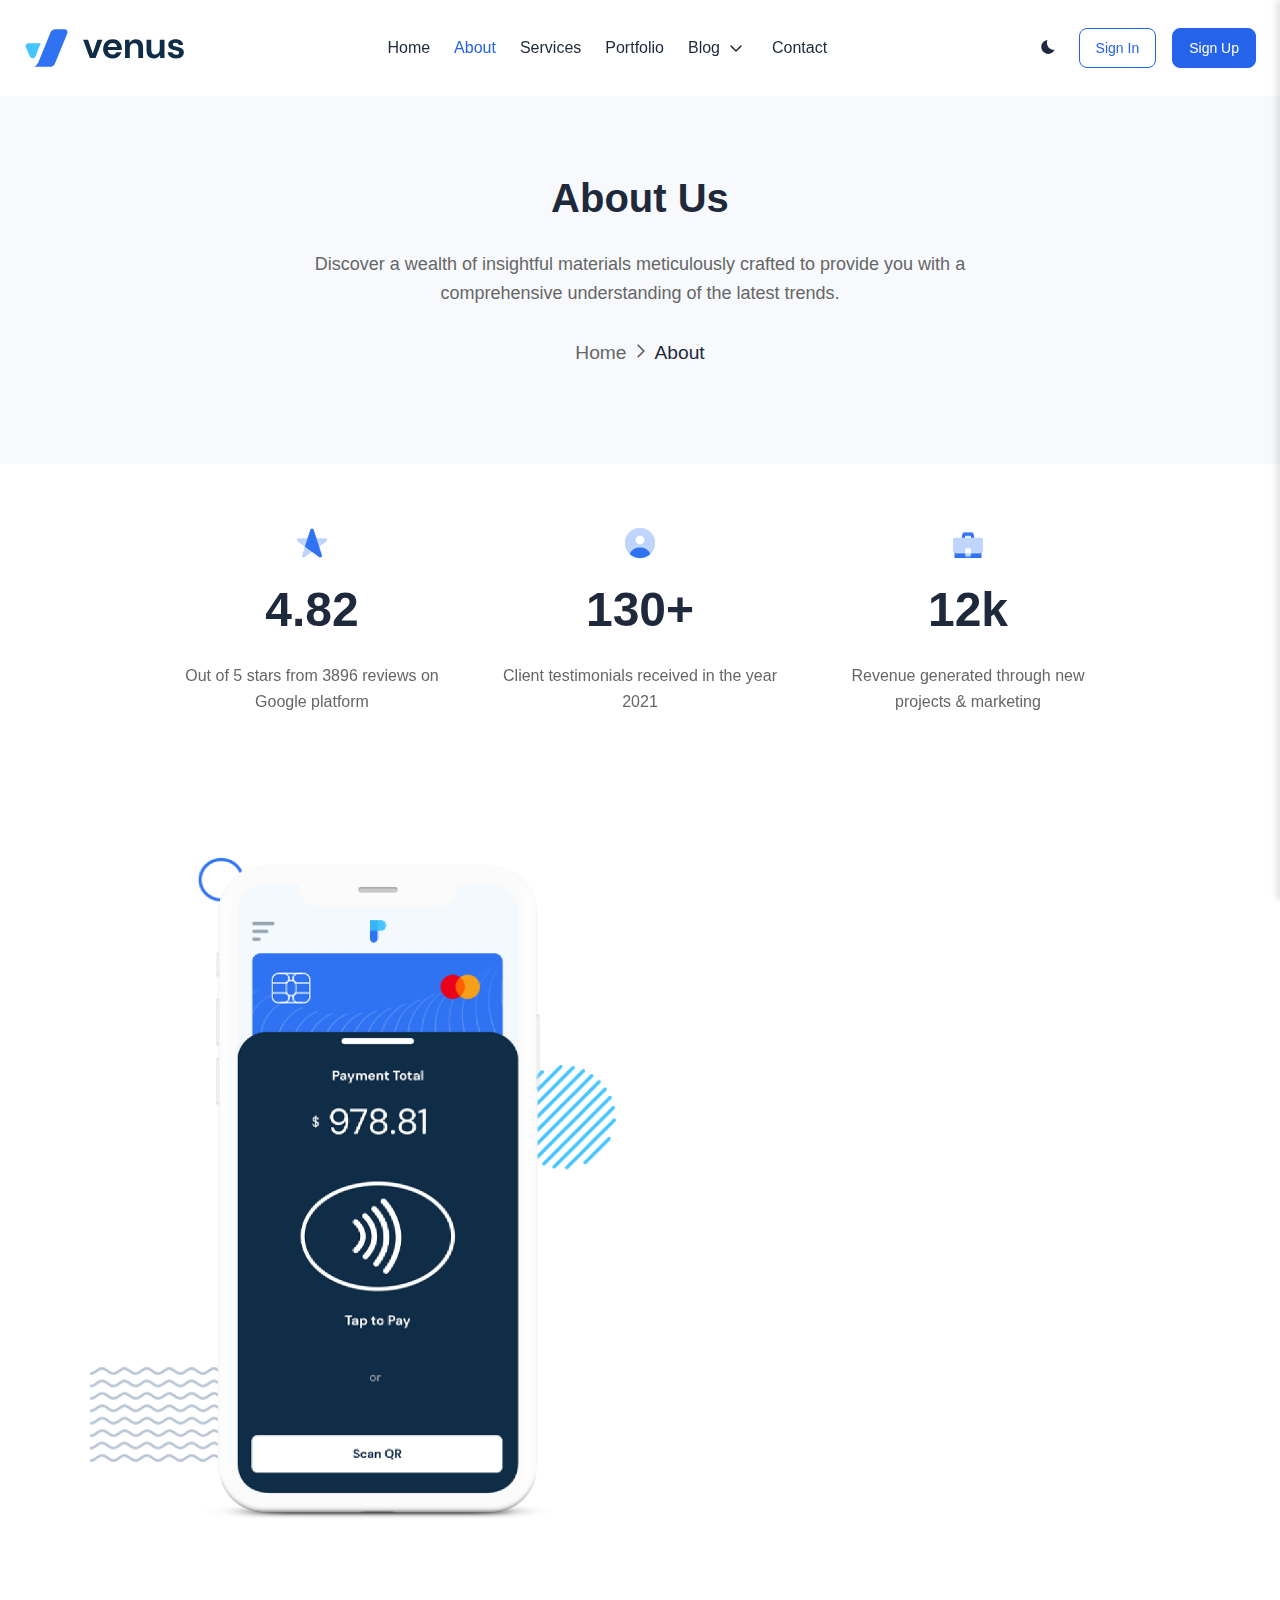
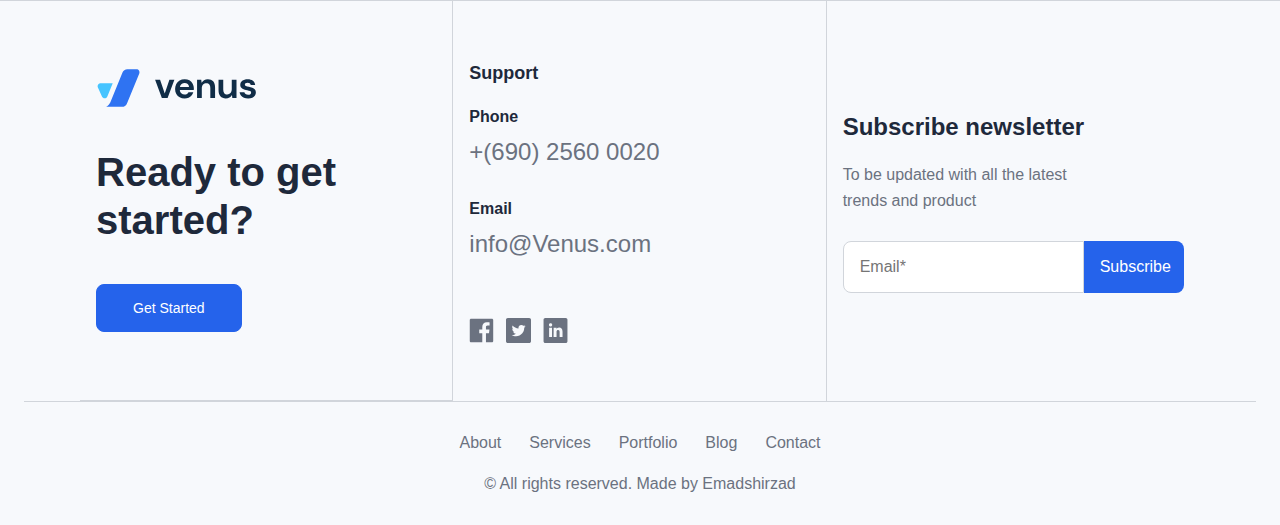
<file: about.html>
<!DOCTYPE html>
<html lang="en">

<head>
    <meta charset="UTF-8">
    <meta name="viewport" content="width=device-width, initial-scale=1.0">
    <title>Portfolio Layout</title>
    <script defer src="resources/assets/swiper/package/swiper-bundle.min.js"></script>
    <script defer src="resources/assets/aos/dist/aos.js"></script>
    <script defer src="resources/js/main.js"></script>
    <link rel="stylesheet" href="resources/assets/swiper/package/swiper-bundle.min.css">
    <link rel="stylesheet" href="resources/assets/aos/dist/aos.css">
    <link rel="stylesheet" href="resources/css/main.css">
    <link rel="stylesheet" href="resources/css/about.css">
</head>

<body>
    <!-- Header -->
    <header id="header">
        <div class="header-container">
            <!-- Logo -->
            <div class="logo">
                <a href="/">
                    <img src="./resources/images/logo/logo-white.svg" alt="Logo" class="logo">
                </a>
            </div>

            <!-- Main Navigation (Desktop) -->
            <nav class="main-nav">
                <div class="nav-item">
                    <a href="/" class="nav-link active">Home</a>
                </div>
                <div class="nav-item">
                    <a href="/about.html" class="nav-link">About</a>
                </div>
                <div class="nav-item">
                    <a href="/services.html" class="nav-link">Services</a>
                </div>
                <div class="nav-item">
                    <a href="/portfolio.html" class="nav-link">Portfolio</a>
                </div>
                <div class="nav-item">
                    <a href="/blog.html" class="nav-link">
                        Blog
                        <svg xmlns="http://www.w3.org/2000/svg" width="1.5em" height="1.5em" viewBox="0 0 24 24"
                            style="display: inline-block; vertical-align: middle;">
                            <path fill="none" stroke="currentColor" stroke-linecap="round" stroke-linejoin="round"
                                stroke-width="1.5" d="m7 10l5 5l5-5" />
                        </svg>
                    </a>
                    <div class="submenu">
                        <a href="/blog.html">Blog list</a>
                        <a href="/blog/Blog_1.html">Blog details</a>
                    </div>
                </div>
                <div class="nav-item">
                    <a href="/contact.html" class="nav-link">Contact</a>
                </div>
            </nav>

            <!-- Header Actions -->
            <div class="header-actions">
                <!-- Theme Toggle -->
                <button class="theme-toggle" id="theme-toggle" aria-label="Toggle theme">
                    <svg viewBox="0 0 16 16" class="sun-icon">
                        <path
                            d="M4.50663 3.2267L3.30663 2.03337L2.36663 2.97337L3.55996 4.1667L4.50663 3.2267ZM2.66663 7.00003H0.666626V8.33337H2.66663V7.00003ZM8.66663 0.366699H7.33329V2.33337H8.66663V0.366699V0.366699ZM13.6333 2.97337L12.6933 2.03337L11.5 3.2267L12.44 4.1667L13.6333 2.97337ZM11.4933 12.1067L12.6866 13.3067L13.6266 12.3667L12.4266 11.1734L11.4933 12.1067ZM13.3333 7.00003V8.33337H15.3333V7.00003H13.3333ZM7.99996 3.6667C5.79329 3.6667 3.99996 5.46003 3.99996 7.6667C3.99996 9.87337 5.79329 11.6667 7.99996 11.6667C10.2066 11.6667 12 9.87337 12 7.6667C12 5.46003 10.2066 3.6667 7.99996 3.6667ZM7.33329 14.9667H8.66663V13H7.33329V14.9667ZM2.36663 12.36L3.30663 13.3L4.49996 12.1L3.55996 11.16L2.36663 12.36Z" />
                    </svg>
                    <svg viewBox="0 0 23 23" class="moon-icon">
                        <g clip-path="url(#clip0_40_125)">
                            <path
                                d="M16.6111 15.855C17.591 15.1394 18.3151 14.1979 18.7723 13.1623C16.4824 13.4065 14.1342 12.4631 12.6795 10.4711C11.2248 8.47905 11.0409 5.95516 11.9705 3.84818C10.8449 3.9685 9.72768 4.37162 8.74781 5.08719C5.7759 7.25747 5.12529 11.4308 7.29558 14.4028C9.46586 17.3747 13.6392 18.0253 16.6111 15.855Z" />
                        </g>
                    </svg>
                </button>

                <!-- Sign In / Sign Up Buttons -->
                <a href="#" id="openModalBtn" class="btn-signin">Sign In</a>
                <a href="#" id="openModalBtn2" class="btn-signup">Sign Up</a>

                <!-- Mobile Menu Toggle -->
                <button class="mobile-menu-toggle" id="mobile-menu-toggle" aria-label="Toggle mobile menu">
                    <span></span>
                    <span></span>
                    <span></span>
                </button>
            </div>
        </div>
    </header>

    <!-- Mobile Menu Overlay -->
    <div class="mobile-menu-overlay" id="mobile-menu-overlay"></div>

    <!-- Mobile Menu -->
    <div class="mobile-menu" id="mobile-menu">
        <div class="mobile-menu-header">
            <h2 class="mobile-menu-title">Menu</h2>
            <button class="mobile-menu-close" id="mobile-menu-close" aria-label="Close mobile menu">
                <svg xmlns="http://www.w3.org/2000/svg" width="24" height="24" viewBox="0 0 24 24">
                    <path fill="none" stroke="currentColor" stroke-linecap="round" stroke-linejoin="round"
                        stroke-width="2" d="M6 18L18 6M6 6l12 12" />
                </svg>
            </button>
        </div>
        <nav class="mobile-nav">
            <a href="/" class="mobile-nav-link active">Home</a>
            <a href="/about.html" class="mobile-nav-link">About</a>
            <a href="/services.html" class="mobile-nav-link">Services</a>
            <a href="/portfolio.html" class="mobile-nav-link">Portfolio</a>
            <button class="mobile-nav-link" id="mobile-blog-toggle">
                Blog
                <svg xmlns="http://www.w3.org/2000/svg" width="1.5em" height="1.5em" viewBox="0 0 24 24">
                    <path fill="none" stroke="currentColor" stroke-linecap="round" stroke-linejoin="round"
                        stroke-width="1.5" d="m7 10l5 5l5-5" />
                </svg>
            </button>
            <div class="mobile-submenu" id="mobile-blog-submenu">
                <a href="/blog.html">Blog list</a>
                <a href="/blog/Blog_1.html">Blog details</a>
            </div>
            <a href="/contact.html" class="mobile-nav-link">Contact</a>

            <div class="mobile-auth-buttons">
                <a href="#" class="btn-signin">Sign In</a>
                <a href="#" class="btn-signup">Sign Up</a>
            </div>
        </nav>
    </div>


    <!-- SIGN-IN -->
    <div id="authModal" class="modal">
        <div class="modal-content">
            <span id="closeModalBtn" class="close">&times;</span>

            <!-- YOUR LOGIN FORM HERE -->
            <section class="auth-container">
                <div class="logo-wrapper">
                    <img src="./resources/images/logo/logo.svg" alt="Logo" class="logo logo-small">
                </div>

                <!-- SOCIAL SIGN IN -->
                <div class="social-buttons">
                    <button class="social-btn">Sign In <svg xmlns="http://www.w3.org/2000/svg" width="32" height="32"
                            viewBox="0 0 16 16"><!-- Icon from Material Icon Theme by Material Extensions - https://github.com/material-extensions/vscode-material-icon-theme/blob/main/LICENSE -->
                            <g fill="none" fill-rule="evenodd" clip-rule="evenodd">
                                <path fill="#F44336"
                                    d="M7.209 1.061c.725-.081 1.154-.081 1.933 0a6.57 6.57 0 0 1 3.65 1.82a100 100 0 0 0-1.986 1.93q-1.876-1.59-4.188-.734q-1.696.78-2.362 2.528a78 78 0 0 1-2.148-1.658a.26.26 0 0 0-.16-.027q1.683-3.245 5.26-3.86"
                                    opacity=".987" />
                                <path fill="#FFC107"
                                    d="M1.946 4.92q.085-.013.161.027a78 78 0 0 0 2.148 1.658A7.6 7.6 0 0 0 4.04 7.99q.037.678.215 1.331L2 11.116Q.527 8.038 1.946 4.92"
                                    opacity=".997" />
                                <path fill="#448AFF"
                                    d="M12.685 13.29a26 26 0 0 0-2.202-1.74q1.15-.812 1.396-2.228H8.122V6.713q3.25-.027 6.497.055q.616 3.345-1.423 6.032a7 7 0 0 1-.51.49"
                                    opacity=".999" />
                                <path fill="#43A047"
                                    d="M4.255 9.322q1.23 3.057 4.51 2.854a3.94 3.94 0 0 0 1.718-.626q1.148.812 2.202 1.74a6.62 6.62 0 0 1-4.027 1.684a6.4 6.4 0 0 1-1.02 0Q3.82 14.524 2 11.116z"
                                    opacity=".993" />
                            </g>
                        </svg></button>
                    <button class="social-btn">Sign In <svg xmlns="http://www.w3.org/2000/svg" width="32" height="32"
                            viewBox="0 0 24 24"><!-- Icon from Material Design Icons by Pictogrammers - https://github.com/Templarian/MaterialDesign/blob/master/LICENSE -->
                            <path fill="currentColor"
                                d="M12 2A10 10 0 0 0 2 12c0 4.42 2.87 8.17 6.84 9.5c.5.08.66-.23.66-.5v-1.69c-2.77.6-3.36-1.34-3.36-1.34c-.46-1.16-1.11-1.47-1.11-1.47c-.91-.62.07-.6.07-.6c1 .07 1.53 1.03 1.53 1.03c.87 1.52 2.34 1.07 2.91.83c.09-.65.35-1.09.63-1.34c-2.22-.25-4.55-1.11-4.55-4.92c0-1.11.38-2 1.03-2.71c-.1-.25-.45-1.29.1-2.64c0 0 .84-.27 2.75 1.02c.79-.22 1.65-.33 2.5-.33s1.71.11 2.5.33c1.91-1.29 2.75-1.02 2.75-1.02c.55 1.35.2 2.39.1 2.64c.65.71 1.03 1.6 1.03 2.71c0 3.82-2.34 4.66-4.57 4.91c.36.31.69.92.69 1.85V21c0 .27.16.59.67.5C19.14 20.16 22 16.42 22 12A10 10 0 0 0 12 2" />
                        </svg></button>
                </div>

                <div class="divider"><span>OR</span></div>

                <form class="signin-form">
                    <div class="input-group">
                        <input type="text" placeholder="Username" required>
                    </div>

                    <div class="input-group">
                        <input type="password" placeholder="Password" required>
                    </div>

                    <div class="submit-group">
                        <button type="submit" class="submit-btn">Sign In</button>
                    </div>
                </form>

                <a href="/" class="forgot-password">Forget Password?</a>

                <p class="signup-text">
                    Not a member yet? <a href="/" class="signup-link">Sign Up</a>
                </p>
            </section>

        </div>
    </div>

    <!-- SIGN-UP -->
    <div id="authModal2" class="modal">
        <div class="modal-content">
            <span id="closeModalBtn2" class="close">&times;</span>

            <!-- YOUR LOGIN FORM HERE -->
            <section class="auth-container">
                <div class="logo-wrapper">
                    <img src="./resources/images/logo/logo.svg" alt="Logo" class="logo logo-small">
                </div>

                <!-- SOCIAL SIGN IN -->
                <div class="social-buttons">
                    <button class="social-btn">Sign Up <svg xmlns="http://www.w3.org/2000/svg" width="32" height="32"
                            viewBox="0 0 16 16"><!-- Icon from Material Icon Theme by Material Extensions - https://github.com/material-extensions/vscode-material-icon-theme/blob/main/LICENSE -->
                            <g fill="none" fill-rule="evenodd" clip-rule="evenodd">
                                <path fill="#F44336"
                                    d="M7.209 1.061c.725-.081 1.154-.081 1.933 0a6.57 6.57 0 0 1 3.65 1.82a100 100 0 0 0-1.986 1.93q-1.876-1.59-4.188-.734q-1.696.78-2.362 2.528a78 78 0 0 1-2.148-1.658a.26.26 0 0 0-.16-.027q1.683-3.245 5.26-3.86"
                                    opacity=".987" />
                                <path fill="#FFC107"
                                    d="M1.946 4.92q.085-.013.161.027a78 78 0 0 0 2.148 1.658A7.6 7.6 0 0 0 4.04 7.99q.037.678.215 1.331L2 11.116Q.527 8.038 1.946 4.92"
                                    opacity=".997" />
                                <path fill="#448AFF"
                                    d="M12.685 13.29a26 26 0 0 0-2.202-1.74q1.15-.812 1.396-2.228H8.122V6.713q3.25-.027 6.497.055q.616 3.345-1.423 6.032a7 7 0 0 1-.51.49"
                                    opacity=".999" />
                                <path fill="#43A047"
                                    d="M4.255 9.322q1.23 3.057 4.51 2.854a3.94 3.94 0 0 0 1.718-.626q1.148.812 2.202 1.74a6.62 6.62 0 0 1-4.027 1.684a6.4 6.4 0 0 1-1.02 0Q3.82 14.524 2 11.116z"
                                    opacity=".993" />
                            </g>
                        </svg></button>
                    <button class="social-btn">Sign Up <svg xmlns="http://www.w3.org/2000/svg" width="32" height="32"
                            viewBox="0 0 24 24"><!-- Icon from Material Design Icons by Pictogrammers - https://github.com/Templarian/MaterialDesign/blob/master/LICENSE -->
                            <path fill="currentColor"
                                d="M12 2A10 10 0 0 0 2 12c0 4.42 2.87 8.17 6.84 9.5c.5.08.66-.23.66-.5v-1.69c-2.77.6-3.36-1.34-3.36-1.34c-.46-1.16-1.11-1.47-1.11-1.47c-.91-.62.07-.6.07-.6c1 .07 1.53 1.03 1.53 1.03c.87 1.52 2.34 1.07 2.91.83c.09-.65.35-1.09.63-1.34c-2.22-.25-4.55-1.11-4.55-4.92c0-1.11.38-2 1.03-2.71c-.1-.25-.45-1.29.1-2.64c0 0 .84-.27 2.75 1.02c.79-.22 1.65-.33 2.5-.33s1.71.11 2.5.33c1.91-1.29 2.75-1.02 2.75-1.02c.55 1.35.2 2.39.1 2.64c.65.71 1.03 1.6 1.03 2.71c0 3.82-2.34 4.66-4.57 4.91c.36.31.69.92.69 1.85V21c0 .27.16.59.67.5C19.14 20.16 22 16.42 22 12A10 10 0 0 0 12 2" />
                        </svg></button>
                </div>

                <div class="divider"><span>OR</span></div>

                <form class="signin-form">
                    <div class="input-group">
                        <input type="text" placeholder="Name" required>
                    </div>

                    <div class="input-group">
                        <input type="email" placeholder="Email" required>
                    </div>

                    <div class="input-group">
                        <input type="password" placeholder="Password" required>
                    </div>

                    <div class="submit-group">
                        <button type="submit" class="submit-btn">Sign In</button>
                    </div>
                </form>

                <a href="/" class="forgot-password">By creating an account you are agree with our Privacy and Policy</a>

                <p class="signup-text">
                    Already have an account? <a href="/" class="signup-link">Sign In</a>
                </p>
            </section>

        </div>
    </div>

    <main>
        <section class="hero-sub">
            <h2>About Us</h2>

            <p>
                Discover a wealth of insightful materials meticulously crafted to provide
                you with a comprehensive understanding of the latest trends.
            </p>

            <!-- Breadcrumb -->
            <nav class="breadcrumb">
                <span>Home</span>
                <span><svg xmlns="http://www.w3.org/2000/svg" width="32" height="32"
                        viewBox="0 0 24 24"><!-- Icon from Material Symbols by Google - https://github.com/google/material-design-icons/blob/master/LICENSE -->
                        <path fill="currentColor" d="M8.025 22L6.25 20.225L14.475 12L6.25 3.775L8.025 2l10 10z" />
                    </svg></span>
                <a href="#">About</a>
            </nav>
        </section>

        <section id="counter-section" class="counter-section" data-aos="fade-up">
            <div class="container">
                <div class="counter-wrapper">
                    <!-- ONE ITEM -->
                    <div class="counter-item" data-aos="fade-up" data-aos-delay="0" data-aos-duration="1000">
                        <img src="./resources/images/counter/star.svg" class="counter-icon" alt="icon">
                        <span class="counter-value">4.82</span>
                        <p class="counter-desc">Out of 5 stars from 3896 reviews on Google platform</p>
                    </div>

                    <div class="counter-item" data-aos="fade-up" data-aos-delay="200" data-aos-duration="1000">
                        <img src="./resources/images/counter/admin.svg" class="counter-icon" alt="icon">
                        <span class="counter-value">130+</span>
                        <p class="counter-desc">Client testimonials received in the year 2021</p>
                    </div>

                    <div class="counter-item" data-aos="fade-up" data-aos-delay="600" data-aos-duration="1000">
                        <img src="./resources/images/counter/bag.svg" class="counter-icon" alt="icon">
                        <span class="counter-value">12k</span>
                        <p class="counter-desc">Revenue generated through new projects & marketing</p>
                    </div>
                </div>
            </div>
        </section>

        <!-- ===== PROGRESS WORK SECTION ===== -->
        <section id="progress-section" class="progress-section-wrapper">
            <div class="progress-container">
                <div class="progress-grid">
                    <div class="progress-image-col">
                        <img src="resources/images/work-progress/progress-work.png" alt="Progress" class="progress-img">
                    </div>

                    <div class="progress-content-col" data-aos="fade-left">
                        <div class="progress-tag">
                            <span class="tag-circle"></span>
                            <span class="tag-text">build everything</span>
                        </div>

                        <h2 class="progress-title">Build amazing websites and landing pages with ease</h2>

                        <p class="progress-description">
                            Lorem ipsum dolor sit amet, consectetur adipiscing elit, sed do eiusmod tempor incididunt ut
                            labore et
                            dolore magna aliqua. Quis ipsum suspendisse ultrices gravida.
                        </p>

                        <!-- PROGRESS LIST -->
                        <div class="progress-list">
                            <div class="progress-item-row">
                                <div class="progress-header">
                                    <span>Web Design</span><span>80%</span>
                                </div>
                                <div class="progress-bar">
                                    <div class="progress-fill" style="width: 80%;"></div>
                                </div>
                            </div>

                            <div class="progress-item-row">
                                <div class="progress-header">
                                    <span>Development</span><span>90%</span>
                                </div>
                                <div class="progress-bar">
                                    <div class="progress-fill" style="width: 90%;"></div>
                                </div>
                            </div>

                            <div class="progress-item-row">
                                <div class="progress-header">
                                    <span>SEO Optimization</span><span>70%</span>
                                </div>
                                <div class="progress-bar">
                                    <div class="progress-fill" style="width: 70%;"></div>
                                </div>
                            </div>

                        </div>
                        <!-- END PROGRESS LIST -->
                    </div>
                </div>
            </div>
        </section>

    </main>

    <!-- Footer -->
    <footer>
        <div class="footer-container">
            <div class="footer-grid">
                <!-- Brand Section -->
                <div class="footer-section">
                    <div class="footer-brand">
                        <a href="/">
                            <img src="resources/images/logo/logo-white.svg" alt="Logo" class="logo">
                        </a>
                        <h2>Ready to get started?</h2>
                        <a href="#" class="btn-signup">Get Started</a>
                    </div>
                </div>

                <!-- Support Section -->
                <div class="footer-section">
                    <div class="footer-support">
                        <span class="footer-support-title">Support</span>
                        <div class="footer-contact">
                            <p>Phone</p>
                            <a href="tel:+6902560020">+(690) 2560 0020</a>
                        </div>
                        <div class="footer-contact">
                            <p>Email</p>
                            <a href="mailto:info@venus.com">info@Venus.com</a>
                        </div>
                        <div>
                            <ul class="social-links">
                                <li>
                                    <a href="#">
                                        <svg width="25" height="25" viewBox="0 0 25 25"
                                            xmlns="http://www.w3.org/2000/svg">
                                            <g clip-path="url(#clip0_1_343)">
                                                <path
                                                    d="M22.9128 0.769043H2.06165C1.34768 0.769472 0.7689 1.34854 0.769043 2.0628V22.9139C0.769472 23.6279 1.34854 24.2067 2.0628 24.2065H13.2889V15.1428H10.2448V11.5952H13.2889V8.98433C13.2889 5.95665 15.1372 4.3087 17.838 4.3087C19.1317 4.3087 20.2433 4.40512 20.5673 4.44818V7.61261H18.7049C17.2355 7.61261 16.951 8.31084 16.951 9.33566V11.5952H20.4643L20.0066 15.1428H16.951V24.2065H22.9128C23.6272 24.2067 24.2064 23.6278 24.2065 22.9134C24.2065 22.9132 24.2065 22.9131 24.2065 22.9128V2.06165C24.2063 1.34768 23.627 0.7689 22.9128 0.769043Z" />
                                            </g>
                                        </svg>
                                    </a>
                                </li>
                                <li>
                                    <a href="#">
                                        <svg width="23" height="23" viewBox="0 0 23 23"
                                            xmlns="http://www.w3.org/2000/svg">
                                            <g clip-path="url(#clip0_1_345)">
                                                <path
                                                    d="M21.3412 0H1.65878C0.742615 0 0 0.742615 0 1.65878V21.3412C0 22.2574 0.742615 23 1.65878 23H21.3412C22.2574 23 23 22.2574 23 21.3412V1.65878C23 0.742615 22.2574 0 21.3412 0V0ZM16.7508 8.96648C16.7559 9.07966 16.7583 9.19337 16.7583 9.3076C16.7583 12.7955 14.1034 16.8176 9.24812 16.8178H9.24829H9.24812C7.75745 16.8178 6.37031 16.3809 5.20216 15.6321C5.4087 15.6565 5.61892 15.6686 5.83177 15.6686C7.06853 15.6686 8.20667 15.2468 9.11019 14.5387C7.95468 14.5173 6.98044 13.7542 6.64423 12.7053C6.80514 12.7362 6.97061 12.7531 7.1403 12.7531C7.38123 12.7531 7.61461 12.7206 7.83641 12.6601C6.62861 12.4183 5.71877 11.3508 5.71877 10.0727C5.71877 10.0607 5.71877 10.05 5.71912 10.039C6.07481 10.2367 6.48156 10.3557 6.91463 10.3691C6.20589 9.89615 5.74 9.08773 5.74 8.17192C5.74 7.68831 5.87073 7.23523 6.09744 6.84515C7.39912 8.44233 9.34445 9.49273 11.5383 9.6031C11.493 9.40973 11.4696 9.20828 11.4696 9.00122C11.4696 7.54407 12.6518 6.36189 14.1095 6.36189C14.8688 6.36189 15.5546 6.68283 16.0362 7.19592C16.6376 7.0773 17.2023 6.8576 17.7124 6.55526C17.515 7.17136 17.0966 7.68831 16.5516 8.01522C17.0856 7.95135 17.5945 7.80974 18.0674 7.59952C17.7141 8.12893 17.2661 8.59394 16.7508 8.96648Z" />
                                            </g>
                                        </svg>
                                    </a>
                                </li>
                                <li>
                                    <a href="#">
                                        <svg width="22" height="23" viewBox="0 0 22 23"
                                            xmlns="http://www.w3.org/2000/svg">
                                            <g clip-path="url(#clip0_1_347)">
                                                <path
                                                    d="M20.4133 0H1.58665C0.710327 0 0 0.742615 0 1.65878V21.3412C0 22.2574 0.710327 23 1.58665 23H20.4133C21.2897 23 22 22.2574 22 21.3412V1.65878C22 0.742615 21.2897 0 20.4133 0ZM7.80353 17.3848H5.12453V8.95858H7.80353V17.3848ZM6.46411 7.80798H6.44666C5.54767 7.80798 4.96625 7.161 4.96625 6.35241C4.96625 5.52557 5.56546 4.89648 6.4819 4.89648C7.39835 4.89648 7.96231 5.52557 7.97977 6.35241C7.97977 7.161 7.39835 7.80798 6.46411 7.80798ZM17.4634 17.3848H14.7848V12.877C14.7848 11.7441 14.3969 10.9715 13.4276 10.9715C12.6875 10.9715 12.2468 11.4926 12.0531 11.9957C11.9822 12.1758 11.965 12.4274 11.965 12.6792V17.3848H9.28612C9.28612 17.3848 9.3212 9.7491 9.28612 8.95858H11.965V10.1516C12.321 9.57748 12.9579 8.76082 14.3793 8.76082C16.1418 8.76082 17.4634 9.96511 17.4634 12.5532V17.3848Z" />
                                            </g>
                                        </svg>
                                    </a>
                                </li>
                            </ul>
                        </div>
                    </div>
                </div>

                <!-- Newsletter Section -->
                <div class="footer-section">
                    <div class="footer-newsletter">
                        <div class="footer-newsletter-content">
                            <span class="footer-newsletter-title">Subscribe newsletter</span>
                            <p>To be updated with all the latest trends and product</p>
                            <form class="newsletter-form" onsubmit="event.preventDefault();">
                                <input type="email" placeholder="Email*" required>
                                <button type="submit">Subscribe</button>
                            </form>
                        </div>
                    </div>
                </div>
            </div>
        </div>

        <!-- Footer Bottom -->
        <div class="footer-bottom">
            <div>
                <ul class="footer-menu">
                    <li><a href="/about.html">About</a></li>
                    <li><a href="/services.html">Services</a></li>
                    <li><a href="/portfolio.html">Portfolio</a></li>
                    <li><a href="/blog.html">Blog</a></li>
                    <li><a href="/contact.html">Contact</a></li>
                </ul>
            </div>
            <div>
                <p class="footer-copyright">
                    © All rights reserved. Made by
                    <a href="https://t.me/theemadd" target="_blank"> Emadshirzad</a>
                </p>
            </div>
        </div>
    </footer>
</body>

</html>
</file>
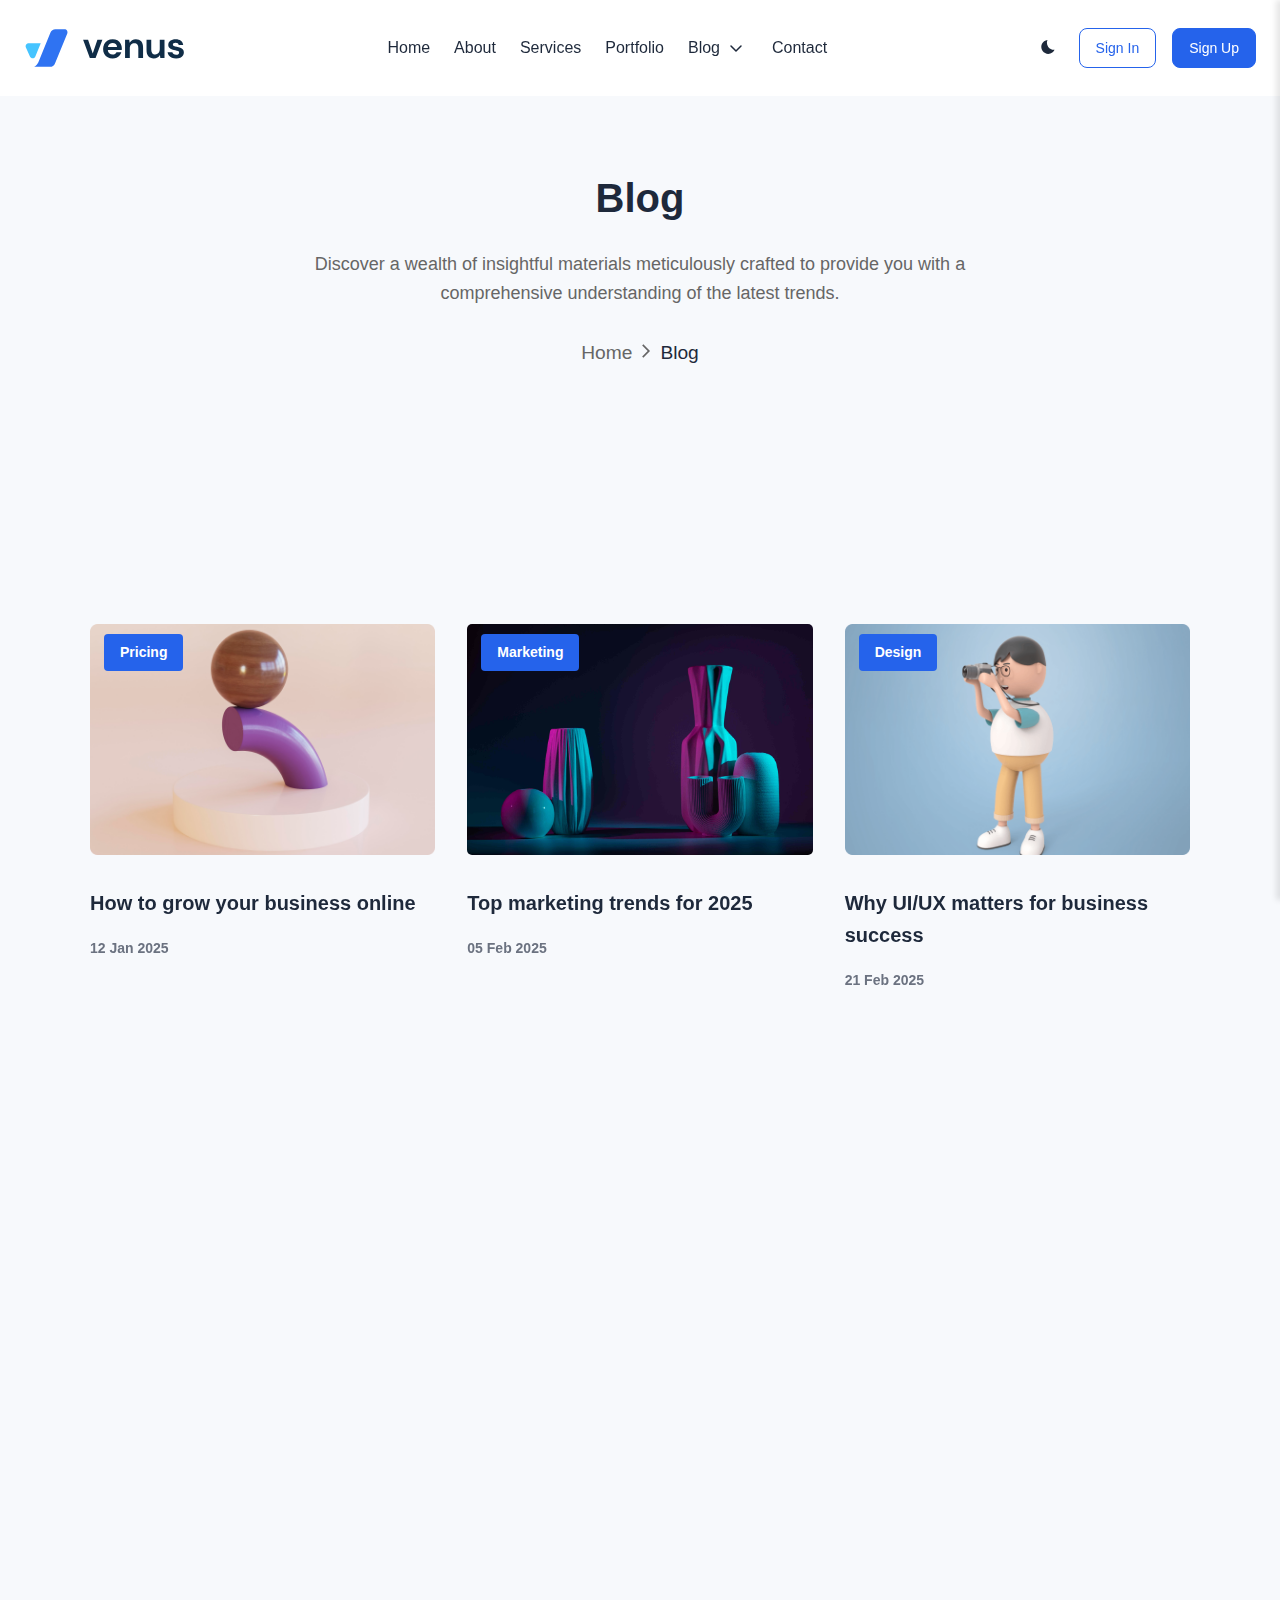
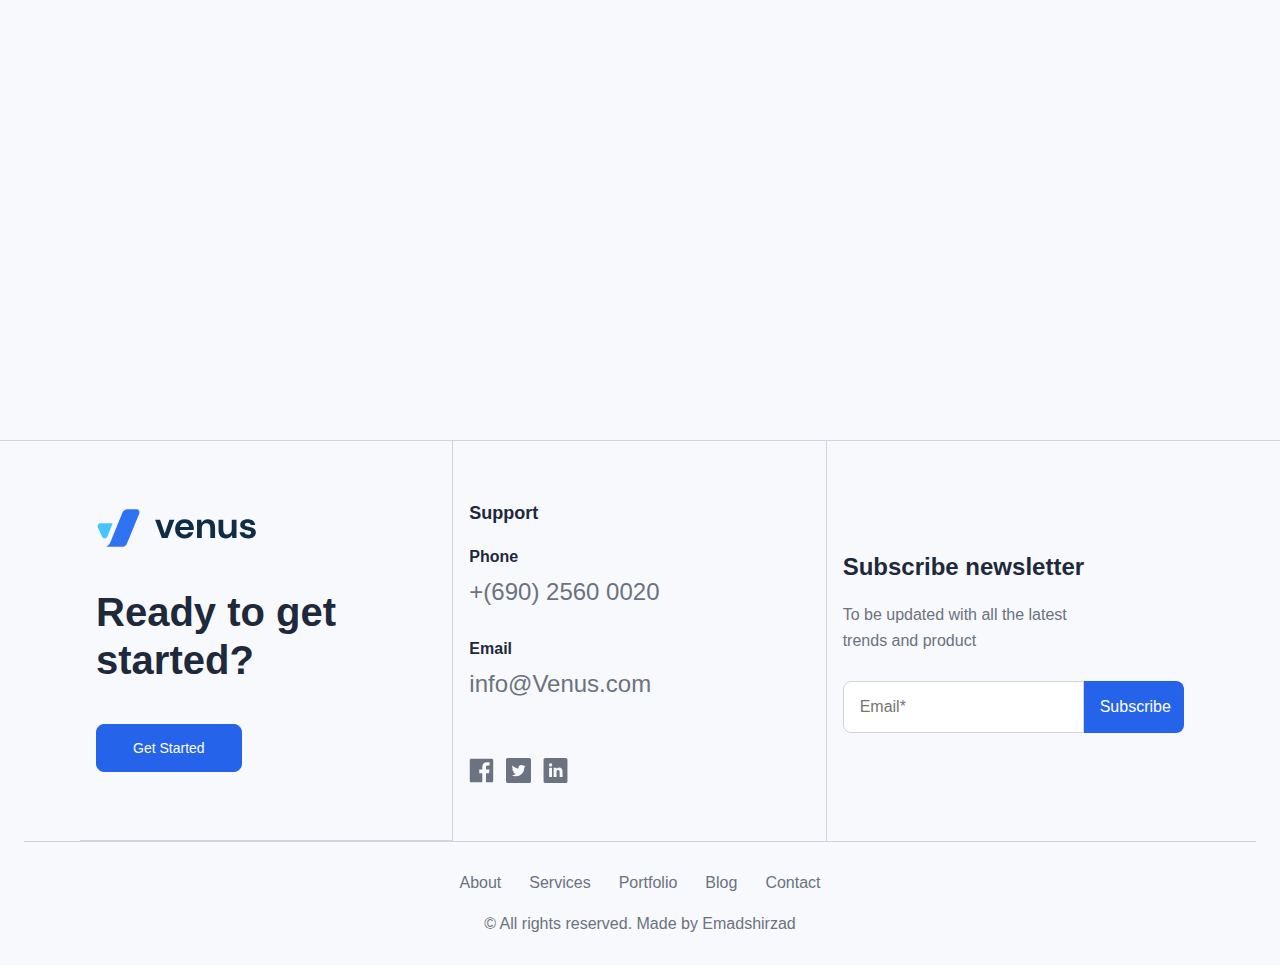
<file: blog.html>
<!DOCTYPE html>
<html lang="en">

<head>
    <meta charset="UTF-8">
    <meta name="viewport" content="width=device-width, initial-scale=1.0">
    <title>Portfolio Layout</title>
    <script defer src="resources/assets/swiper/package/swiper-bundle.min.js"></script>
    <script defer src="resources/assets/aos/dist/aos.js"></script>
    <script defer src="resources/js/main.js"></script>
    <link rel="stylesheet" href="resources/assets/swiper/package/swiper-bundle.min.css">
    <link rel="stylesheet" href="resources/assets/aos/dist/aos.css">
    <link rel="stylesheet" href="resources/css/main.css">
    <link rel="stylesheet" href="resources/css/about.css">
</head>

<body>
    <!-- Header -->
    <header id="header">
        <div class="header-container">
            <!-- Logo -->
            <div class="logo">
                <a href="/">
                    <img src="./resources/images/logo/logo-white.svg" alt="Logo" class="logo">
                </a>
            </div>

            <!-- Main Navigation (Desktop) -->
            <nav class="main-nav">
                <div class="nav-item">
                    <a href="/" class="nav-link active">Home</a>
                </div>
                <div class="nav-item">
                    <a href="/about.html" class="nav-link">About</a>
                </div>
                <div class="nav-item">
                    <a href="/services.html" class="nav-link">Services</a>
                </div>
                <div class="nav-item">
                    <a href="/portfolio.html" class="nav-link">Portfolio</a>
                </div>
                <div class="nav-item">
                    <a href="/blog.html" class="nav-link">
                        Blog
                        <svg xmlns="http://www.w3.org/2000/svg" width="1.5em" height="1.5em" viewBox="0 0 24 24"
                            style="display: inline-block; vertical-align: middle;">
                            <path fill="none" stroke="currentColor" stroke-linecap="round" stroke-linejoin="round"
                                stroke-width="1.5" d="m7 10l5 5l5-5" />
                        </svg>
                    </a>
                    <div class="submenu">
                        <a href="/blog.html">Blog list</a>
                        <a href="/blog/Blog_1.html">Blog details</a>
                    </div>
                </div>
                <div class="nav-item">
                    <a href="/contact.html" class="nav-link">Contact</a>
                </div>
            </nav>

            <!-- Header Actions -->
            <div class="header-actions">
                <!-- Theme Toggle -->
                <button class="theme-toggle" id="theme-toggle" aria-label="Toggle theme">
                    <svg viewBox="0 0 16 16" class="sun-icon">
                        <path
                            d="M4.50663 3.2267L3.30663 2.03337L2.36663 2.97337L3.55996 4.1667L4.50663 3.2267ZM2.66663 7.00003H0.666626V8.33337H2.66663V7.00003ZM8.66663 0.366699H7.33329V2.33337H8.66663V0.366699V0.366699ZM13.6333 2.97337L12.6933 2.03337L11.5 3.2267L12.44 4.1667L13.6333 2.97337ZM11.4933 12.1067L12.6866 13.3067L13.6266 12.3667L12.4266 11.1734L11.4933 12.1067ZM13.3333 7.00003V8.33337H15.3333V7.00003H13.3333ZM7.99996 3.6667C5.79329 3.6667 3.99996 5.46003 3.99996 7.6667C3.99996 9.87337 5.79329 11.6667 7.99996 11.6667C10.2066 11.6667 12 9.87337 12 7.6667C12 5.46003 10.2066 3.6667 7.99996 3.6667ZM7.33329 14.9667H8.66663V13H7.33329V14.9667ZM2.36663 12.36L3.30663 13.3L4.49996 12.1L3.55996 11.16L2.36663 12.36Z" />
                    </svg>
                    <svg viewBox="0 0 23 23" class="moon-icon">
                        <g clip-path="url(#clip0_40_125)">
                            <path
                                d="M16.6111 15.855C17.591 15.1394 18.3151 14.1979 18.7723 13.1623C16.4824 13.4065 14.1342 12.4631 12.6795 10.4711C11.2248 8.47905 11.0409 5.95516 11.9705 3.84818C10.8449 3.9685 9.72768 4.37162 8.74781 5.08719C5.7759 7.25747 5.12529 11.4308 7.29558 14.4028C9.46586 17.3747 13.6392 18.0253 16.6111 15.855Z" />
                        </g>
                    </svg>
                </button>

                <!-- Sign In / Sign Up Buttons -->
                <a href="#" id="openModalBtn" class="btn-signin">Sign In</a>
                <a href="#" id="openModalBtn2" class="btn-signup">Sign Up</a>

                <!-- Mobile Menu Toggle -->
                <button class="mobile-menu-toggle" id="mobile-menu-toggle" aria-label="Toggle mobile menu">
                    <span></span>
                    <span></span>
                    <span></span>
                </button>
            </div>
        </div>
    </header>

    <!-- Mobile Menu Overlay -->
    <div class="mobile-menu-overlay" id="mobile-menu-overlay"></div>

    <!-- Mobile Menu -->
    <div class="mobile-menu" id="mobile-menu">
        <div class="mobile-menu-header">
            <h2 class="mobile-menu-title">Menu</h2>
            <button class="mobile-menu-close" id="mobile-menu-close" aria-label="Close mobile menu">
                <svg xmlns="http://www.w3.org/2000/svg" width="24" height="24" viewBox="0 0 24 24">
                    <path fill="none" stroke="currentColor" stroke-linecap="round" stroke-linejoin="round"
                        stroke-width="2" d="M6 18L18 6M6 6l12 12" />
                </svg>
            </button>
        </div>
        <nav class="mobile-nav">
            <a href="/" class="mobile-nav-link active">Home</a>
            <a href="/about.html" class="mobile-nav-link">About</a>
            <a href="/services.html" class="mobile-nav-link">Services</a>
            <a href="/portfolio.html" class="mobile-nav-link">Portfolio</a>
            <button class="mobile-nav-link" id="mobile-blog-toggle">
                Blog
                <svg xmlns="http://www.w3.org/2000/svg" width="1.5em" height="1.5em" viewBox="0 0 24 24">
                    <path fill="none" stroke="currentColor" stroke-linecap="round" stroke-linejoin="round"
                        stroke-width="1.5" d="m7 10l5 5l5-5" />
                </svg>
            </button>
            <div class="mobile-submenu" id="mobile-blog-submenu">
                <a href="/blog.html">Blog list</a>
                <a href="/blog/Blog_1.html">Blog details</a>
            </div>
            <a href="/contact.html" class="mobile-nav-link">Contact</a>

            <div class="mobile-auth-buttons">
                <a href="#" class="btn-signin">Sign In</a>
                <a href="#" class="btn-signup">Sign Up</a>
            </div>
        </nav>
    </div>


    <!-- SIGN-IN -->
    <div id="authModal" class="modal">
        <div class="modal-content">
            <span id="closeModalBtn" class="close">&times;</span>

            <!-- YOUR LOGIN FORM HERE -->
            <section class="auth-container">
                <div class="logo-wrapper">
                    <img src="./resources/images/logo/logo.svg" alt="Logo" class="logo logo-small">
                </div>

                <!-- SOCIAL SIGN IN -->
                <div class="social-buttons">
                    <button class="social-btn">Sign In <svg xmlns="http://www.w3.org/2000/svg" width="32" height="32"
                            viewBox="0 0 16 16"><!-- Icon from Material Icon Theme by Material Extensions - https://github.com/material-extensions/vscode-material-icon-theme/blob/main/LICENSE -->
                            <g fill="none" fill-rule="evenodd" clip-rule="evenodd">
                                <path fill="#F44336"
                                    d="M7.209 1.061c.725-.081 1.154-.081 1.933 0a6.57 6.57 0 0 1 3.65 1.82a100 100 0 0 0-1.986 1.93q-1.876-1.59-4.188-.734q-1.696.78-2.362 2.528a78 78 0 0 1-2.148-1.658a.26.26 0 0 0-.16-.027q1.683-3.245 5.26-3.86"
                                    opacity=".987" />
                                <path fill="#FFC107"
                                    d="M1.946 4.92q.085-.013.161.027a78 78 0 0 0 2.148 1.658A7.6 7.6 0 0 0 4.04 7.99q.037.678.215 1.331L2 11.116Q.527 8.038 1.946 4.92"
                                    opacity=".997" />
                                <path fill="#448AFF"
                                    d="M12.685 13.29a26 26 0 0 0-2.202-1.74q1.15-.812 1.396-2.228H8.122V6.713q3.25-.027 6.497.055q.616 3.345-1.423 6.032a7 7 0 0 1-.51.49"
                                    opacity=".999" />
                                <path fill="#43A047"
                                    d="M4.255 9.322q1.23 3.057 4.51 2.854a3.94 3.94 0 0 0 1.718-.626q1.148.812 2.202 1.74a6.62 6.62 0 0 1-4.027 1.684a6.4 6.4 0 0 1-1.02 0Q3.82 14.524 2 11.116z"
                                    opacity=".993" />
                            </g>
                        </svg></button>
                    <button class="social-btn">Sign In <svg xmlns="http://www.w3.org/2000/svg" width="32" height="32"
                            viewBox="0 0 24 24"><!-- Icon from Material Design Icons by Pictogrammers - https://github.com/Templarian/MaterialDesign/blob/master/LICENSE -->
                            <path fill="currentColor"
                                d="M12 2A10 10 0 0 0 2 12c0 4.42 2.87 8.17 6.84 9.5c.5.08.66-.23.66-.5v-1.69c-2.77.6-3.36-1.34-3.36-1.34c-.46-1.16-1.11-1.47-1.11-1.47c-.91-.62.07-.6.07-.6c1 .07 1.53 1.03 1.53 1.03c.87 1.52 2.34 1.07 2.91.83c.09-.65.35-1.09.63-1.34c-2.22-.25-4.55-1.11-4.55-4.92c0-1.11.38-2 1.03-2.71c-.1-.25-.45-1.29.1-2.64c0 0 .84-.27 2.75 1.02c.79-.22 1.65-.33 2.5-.33s1.71.11 2.5.33c1.91-1.29 2.75-1.02 2.75-1.02c.55 1.35.2 2.39.1 2.64c.65.71 1.03 1.6 1.03 2.71c0 3.82-2.34 4.66-4.57 4.91c.36.31.69.92.69 1.85V21c0 .27.16.59.67.5C19.14 20.16 22 16.42 22 12A10 10 0 0 0 12 2" />
                        </svg></button>
                </div>

                <div class="divider"><span>OR</span></div>

                <form class="signin-form">
                    <div class="input-group">
                        <input type="text" placeholder="Username" required>
                    </div>

                    <div class="input-group">
                        <input type="password" placeholder="Password" required>
                    </div>

                    <div class="submit-group">
                        <button type="submit" class="submit-btn">Sign In</button>
                    </div>
                </form>

                <a href="/" class="forgot-password">Forget Password?</a>

                <p class="signup-text">
                    Not a member yet? <a href="/" class="signup-link">Sign Up</a>
                </p>
            </section>

        </div>
    </div>

    <!-- SIGN-UP -->
    <div id="authModal2" class="modal">
        <div class="modal-content">
            <span id="closeModalBtn2" class="close">&times;</span>

            <!-- YOUR LOGIN FORM HERE -->
            <section class="auth-container">
                <div class="logo-wrapper">
                    <img src="./resources/images/logo/logo.svg" alt="Logo" class="logo logo-small">
                </div>

                <!-- SOCIAL SIGN IN -->
                <div class="social-buttons">
                    <button class="social-btn">Sign Up <svg xmlns="http://www.w3.org/2000/svg" width="32" height="32"
                            viewBox="0 0 16 16"><!-- Icon from Material Icon Theme by Material Extensions - https://github.com/material-extensions/vscode-material-icon-theme/blob/main/LICENSE -->
                            <g fill="none" fill-rule="evenodd" clip-rule="evenodd">
                                <path fill="#F44336"
                                    d="M7.209 1.061c.725-.081 1.154-.081 1.933 0a6.57 6.57 0 0 1 3.65 1.82a100 100 0 0 0-1.986 1.93q-1.876-1.59-4.188-.734q-1.696.78-2.362 2.528a78 78 0 0 1-2.148-1.658a.26.26 0 0 0-.16-.027q1.683-3.245 5.26-3.86"
                                    opacity=".987" />
                                <path fill="#FFC107"
                                    d="M1.946 4.92q.085-.013.161.027a78 78 0 0 0 2.148 1.658A7.6 7.6 0 0 0 4.04 7.99q.037.678.215 1.331L2 11.116Q.527 8.038 1.946 4.92"
                                    opacity=".997" />
                                <path fill="#448AFF"
                                    d="M12.685 13.29a26 26 0 0 0-2.202-1.74q1.15-.812 1.396-2.228H8.122V6.713q3.25-.027 6.497.055q.616 3.345-1.423 6.032a7 7 0 0 1-.51.49"
                                    opacity=".999" />
                                <path fill="#43A047"
                                    d="M4.255 9.322q1.23 3.057 4.51 2.854a3.94 3.94 0 0 0 1.718-.626q1.148.812 2.202 1.74a6.62 6.62 0 0 1-4.027 1.684a6.4 6.4 0 0 1-1.02 0Q3.82 14.524 2 11.116z"
                                    opacity=".993" />
                            </g>
                        </svg></button>
                    <button class="social-btn">Sign Up <svg xmlns="http://www.w3.org/2000/svg" width="32" height="32"
                            viewBox="0 0 24 24"><!-- Icon from Material Design Icons by Pictogrammers - https://github.com/Templarian/MaterialDesign/blob/master/LICENSE -->
                            <path fill="currentColor"
                                d="M12 2A10 10 0 0 0 2 12c0 4.42 2.87 8.17 6.84 9.5c.5.08.66-.23.66-.5v-1.69c-2.77.6-3.36-1.34-3.36-1.34c-.46-1.16-1.11-1.47-1.11-1.47c-.91-.62.07-.6.07-.6c1 .07 1.53 1.03 1.53 1.03c.87 1.52 2.34 1.07 2.91.83c.09-.65.35-1.09.63-1.34c-2.22-.25-4.55-1.11-4.55-4.92c0-1.11.38-2 1.03-2.71c-.1-.25-.45-1.29.1-2.64c0 0 .84-.27 2.75 1.02c.79-.22 1.65-.33 2.5-.33s1.71.11 2.5.33c1.91-1.29 2.75-1.02 2.75-1.02c.55 1.35.2 2.39.1 2.64c.65.71 1.03 1.6 1.03 2.71c0 3.82-2.34 4.66-4.57 4.91c.36.31.69.92.69 1.85V21c0 .27.16.59.67.5C19.14 20.16 22 16.42 22 12A10 10 0 0 0 12 2" />
                        </svg></button>
                </div>

                <div class="divider"><span>OR</span></div>

                <form class="signin-form">
                    <div class="input-group">
                        <input type="text" placeholder="Name" required>
                    </div>

                    <div class="input-group">
                        <input type="email" placeholder="Email" required>
                    </div>

                    <div class="input-group">
                        <input type="password" placeholder="Password" required>
                    </div>

                    <div class="submit-group">
                        <button type="submit" class="submit-btn">Sign In</button>
                    </div>
                </form>

                <a href="/" class="forgot-password">By creating an account you are agree with our Privacy and Policy</a>

                <p class="signup-text">
                    Already have an account? <a href="/" class="signup-link">Sign In</a>
                </p>
            </section>

        </div>
    </div>

    <main>
        <section class="hero-sub">
            <h2>Blog</h2>

            <p>
                Discover a wealth of insightful materials meticulously crafted to provide you with a comprehensive
                understanding of the latest trends. </p>

            <!-- Breadcrumb -->
            <nav class="breadcrumb">
                <span>Home</span>
                <span><svg xmlns="http://www.w3.org/2000/svg" width="32" height="32"
                        viewBox="0 0 24 24"><!-- Icon from Material Symbols by Google - https://github.com/google/material-design-icons/blob/master/LICENSE -->
                        <path fill="currentColor" d="M8.025 22L6.25 20.225L14.475 12L6.25 3.775L8.025 2l10 10z" />
                    </svg></span>
                <a href="#">Blog</a>
            </nav>
        </section>

        <!-- ========== LATEST BLOG SECTION ========== -->
        <section id="blog" class="blog-section">

            <div class="blog-container">

                <!-- Blog Grid -->
                <div class="blog-grid" data-aos="fade-up">

                    <!-- BLOG CARD 1 -->
                    <div class="blog-item">
                        <div class="blog-card">
                            <div class="blog-card-img-wrap">
                                <a href="blog/post-1">
                                    <img src="resources/images/blog/blog_1.png" alt="Blog image" class="blog-card-img">
                                </a>
                            </div>

                            <div class="blog-badge">Pricing</div>

                            <div class="blog-card-content">
                                <h3 class="blog-card-title">
                                    <a href="blog/post-1">How to grow your business online</a>
                                </h3>
                                <span class="blog-card-date">12 Jan 2025</span>
                            </div>
                        </div>
                    </div>

                    <!-- BLOG CARD 2 -->
                    <div class="blog-item">
                        <div class="blog-card">
                            <div class="blog-card-img-wrap">
                                <a href="blog/post-2">
                                    <img src="resources/images/blog/blog_2.jpg" alt="Blog image" class="blog-card-img">
                                </a>
                            </div>

                            <div class="blog-badge">Marketing</div>

                            <div class="blog-card-content">
                                <h3 class="blog-card-title">
                                    <a href="blog/post-2">Top marketing trends for 2025</a>
                                </h3>
                                <span class="blog-card-date">05 Feb 2025</span>
                            </div>
                        </div>
                    </div>

                    <!-- BLOG CARD 3 -->
                    <div class="blog-item">
                        <div class="blog-card">
                            <div class="blog-card-img-wrap">
                                <a href="blog/post-3">
                                    <img src="resources/images/blog/blog_3.png" alt="Blog image" class="blog-card-img">
                                </a>
                            </div>

                            <div class="blog-badge">Design</div>

                            <div class="blog-card-content">
                                <h3 class="blog-card-title">
                                    <a href="blog/post-3">Why UI/UX matters for business success</a>
                                </h3>
                                <span class="blog-card-date">21 Feb 2025</span>
                            </div>
                        </div>
                    </div>
                </div>
                <div class="blog-grid" data-aos="fade-up" data-aos-delay="200">

                    <!-- BLOG CARD 1 -->
                    <div class="blog-item">
                        <div class="blog-card">
                            <div class="blog-card-img-wrap">
                                <a href="blog/post-1">
                                    <img src="resources/images/blog/blog_4.jpg" alt="Blog image" class="blog-card-img">
                                </a>
                            </div>

                            <div class="blog-badge">Pricing</div>

                            <div class="blog-card-content">
                                <h3 class="blog-card-title">
                                    <a href="blog/post-1">How to grow your business online</a>
                                </h3>
                                <span class="blog-card-date">12 Jan 2025</span>
                            </div>
                        </div>
                    </div>

                    <!-- BLOG CARD 2 -->
                    <div class="blog-item">
                        <div class="blog-card">
                            <div class="blog-card-img-wrap">
                                <a href="blog/post-2">
                                    <img src="resources/images/blog/blog_5.jpg" alt="Blog image" class="blog-card-img">
                                </a>
                            </div>

                            <div class="blog-badge">Marketing</div>

                            <div class="blog-card-content">
                                <h3 class="blog-card-title">
                                    <a href="blog/post-2">Top marketing trends for 2025</a>
                                </h3>
                                <span class="blog-card-date">05 Feb 2025</span>
                            </div>
                        </div>
                    </div>

                    <!-- BLOG CARD 3 -->
                    <div class="blog-item">
                        <div class="blog-card">
                            <div class="blog-card-img-wrap">
                                <a href="blog/post-3">
                                    <img src="resources/images/blog/blog_6.jpg" alt="Blog image" class="blog-card-img">
                                </a>
                            </div>

                            <div class="blog-badge">Design</div>

                            <div class="blog-card-content">
                                <h3 class="blog-card-title">
                                    <a href="blog/post-3">Why UI/UX matters for business success</a>
                                </h3>
                                <span class="blog-card-date">21 Feb 2025</span>
                            </div>
                        </div>
                    </div>
                </div>
                <div class="blog-grid" data-aos="fade-up" data-aos-delay="200">

                    <!-- BLOG CARD 1 -->
                    <div class="blog-item">
                        <div class="blog-card">
                            <div class="blog-card-img-wrap">
                                <a href="blog/post-1">
                                    <img src="resources/images/blog/blog_7.jpg" alt="Blog image" class="blog-card-img">
                                </a>
                            </div>

                            <div class="blog-badge">Pricing</div>

                            <div class="blog-card-content">
                                <h3 class="blog-card-title">
                                    <a href="blog/post-1">How to grow your business online</a>
                                </h3>
                                <span class="blog-card-date">12 Jan 2025</span>
                            </div>
                        </div>
                    </div>

                    <!-- BLOG CARD 2 -->
                    <div class="blog-item">
                        <div class="blog-card">
                            <div class="blog-card-img-wrap">
                                <a href="blog/post-2">
                                    <img src="resources/images/blog/blog_8.jpg" alt="Blog image" class="blog-card-img">
                                </a>
                            </div>

                            <div class="blog-badge">Marketing</div>

                            <div class="blog-card-content">
                                <h3 class="blog-card-title">
                                    <a href="blog/post-2">Top marketing trends for 2025</a>
                                </h3>
                                <span class="blog-card-date">05 Feb 2025</span>
                            </div>
                        </div>
                    </div>

                    <!-- BLOG CARD 3 -->
                    <div class="blog-item">
                        <div class="blog-card">
                            <div class="blog-card-img-wrap">
                                <a href="blog/post-3">
                                    <img src="resources/images/blog/blog_9.jpg" alt="Blog image" class="blog-card-img">
                                </a>
                            </div>

                            <div class="blog-badge">Design</div>

                            <div class="blog-card-content">
                                <h3 class="blog-card-title">
                                    <a href="blog/post-3">Why UI/UX matters for business success</a>
                                </h3>
                                <span class="blog-card-date">21 Feb 2025</span>
                            </div>
                        </div>
                    </div>
                </div>
            </div>
        </section>


    </main>

    <!-- Footer -->
    <footer>
        <div class="footer-container">
            <div class="footer-grid">
                <!-- Brand Section -->
                <div class="footer-section">
                    <div class="footer-brand">
                        <a href="/">
                            <img src="resources/images/logo/logo-white.svg" alt="Logo" class="logo">
                        </a>
                        <h2>Ready to get started?</h2>
                        <a href="#" class="btn-signup">Get Started</a>
                    </div>
                </div>

                <!-- Support Section -->
                <div class="footer-section">
                    <div class="footer-support">
                        <span class="footer-support-title">Support</span>
                        <div class="footer-contact">
                            <p>Phone</p>
                            <a href="tel:+6902560020">+(690) 2560 0020</a>
                        </div>
                        <div class="footer-contact">
                            <p>Email</p>
                            <a href="mailto:info@venus.com">info@Venus.com</a>
                        </div>
                        <div>
                            <ul class="social-links">
                                <li>
                                    <a href="#">
                                        <svg width="25" height="25" viewBox="0 0 25 25"
                                            xmlns="http://www.w3.org/2000/svg">
                                            <g clip-path="url(#clip0_1_343)">
                                                <path
                                                    d="M22.9128 0.769043H2.06165C1.34768 0.769472 0.7689 1.34854 0.769043 2.0628V22.9139C0.769472 23.6279 1.34854 24.2067 2.0628 24.2065H13.2889V15.1428H10.2448V11.5952H13.2889V8.98433C13.2889 5.95665 15.1372 4.3087 17.838 4.3087C19.1317 4.3087 20.2433 4.40512 20.5673 4.44818V7.61261H18.7049C17.2355 7.61261 16.951 8.31084 16.951 9.33566V11.5952H20.4643L20.0066 15.1428H16.951V24.2065H22.9128C23.6272 24.2067 24.2064 23.6278 24.2065 22.9134C24.2065 22.9132 24.2065 22.9131 24.2065 22.9128V2.06165C24.2063 1.34768 23.627 0.7689 22.9128 0.769043Z" />
                                            </g>
                                        </svg>
                                    </a>
                                </li>
                                <li>
                                    <a href="#">
                                        <svg width="23" height="23" viewBox="0 0 23 23"
                                            xmlns="http://www.w3.org/2000/svg">
                                            <g clip-path="url(#clip0_1_345)">
                                                <path
                                                    d="M21.3412 0H1.65878C0.742615 0 0 0.742615 0 1.65878V21.3412C0 22.2574 0.742615 23 1.65878 23H21.3412C22.2574 23 23 22.2574 23 21.3412V1.65878C23 0.742615 22.2574 0 21.3412 0V0ZM16.7508 8.96648C16.7559 9.07966 16.7583 9.19337 16.7583 9.3076C16.7583 12.7955 14.1034 16.8176 9.24812 16.8178H9.24829H9.24812C7.75745 16.8178 6.37031 16.3809 5.20216 15.6321C5.4087 15.6565 5.61892 15.6686 5.83177 15.6686C7.06853 15.6686 8.20667 15.2468 9.11019 14.5387C7.95468 14.5173 6.98044 13.7542 6.64423 12.7053C6.80514 12.7362 6.97061 12.7531 7.1403 12.7531C7.38123 12.7531 7.61461 12.7206 7.83641 12.6601C6.62861 12.4183 5.71877 11.3508 5.71877 10.0727C5.71877 10.0607 5.71877 10.05 5.71912 10.039C6.07481 10.2367 6.48156 10.3557 6.91463 10.3691C6.20589 9.89615 5.74 9.08773 5.74 8.17192C5.74 7.68831 5.87073 7.23523 6.09744 6.84515C7.39912 8.44233 9.34445 9.49273 11.5383 9.6031C11.493 9.40973 11.4696 9.20828 11.4696 9.00122C11.4696 7.54407 12.6518 6.36189 14.1095 6.36189C14.8688 6.36189 15.5546 6.68283 16.0362 7.19592C16.6376 7.0773 17.2023 6.8576 17.7124 6.55526C17.515 7.17136 17.0966 7.68831 16.5516 8.01522C17.0856 7.95135 17.5945 7.80974 18.0674 7.59952C17.7141 8.12893 17.2661 8.59394 16.7508 8.96648Z" />
                                            </g>
                                        </svg>
                                    </a>
                                </li>
                                <li>
                                    <a href="#">
                                        <svg width="22" height="23" viewBox="0 0 22 23"
                                            xmlns="http://www.w3.org/2000/svg">
                                            <g clip-path="url(#clip0_1_347)">
                                                <path
                                                    d="M20.4133 0H1.58665C0.710327 0 0 0.742615 0 1.65878V21.3412C0 22.2574 0.710327 23 1.58665 23H20.4133C21.2897 23 22 22.2574 22 21.3412V1.65878C22 0.742615 21.2897 0 20.4133 0ZM7.80353 17.3848H5.12453V8.95858H7.80353V17.3848ZM6.46411 7.80798H6.44666C5.54767 7.80798 4.96625 7.161 4.96625 6.35241C4.96625 5.52557 5.56546 4.89648 6.4819 4.89648C7.39835 4.89648 7.96231 5.52557 7.97977 6.35241C7.97977 7.161 7.39835 7.80798 6.46411 7.80798ZM17.4634 17.3848H14.7848V12.877C14.7848 11.7441 14.3969 10.9715 13.4276 10.9715C12.6875 10.9715 12.2468 11.4926 12.0531 11.9957C11.9822 12.1758 11.965 12.4274 11.965 12.6792V17.3848H9.28612C9.28612 17.3848 9.3212 9.7491 9.28612 8.95858H11.965V10.1516C12.321 9.57748 12.9579 8.76082 14.3793 8.76082C16.1418 8.76082 17.4634 9.96511 17.4634 12.5532V17.3848Z" />
                                            </g>
                                        </svg>
                                    </a>
                                </li>
                            </ul>
                        </div>
                    </div>
                </div>

                <!-- Newsletter Section -->
                <div class="footer-section">
                    <div class="footer-newsletter">
                        <div class="footer-newsletter-content">
                            <span class="footer-newsletter-title">Subscribe newsletter</span>
                            <p>To be updated with all the latest trends and product</p>
                            <form class="newsletter-form" onsubmit="event.preventDefault();">
                                <input type="email" placeholder="Email*" required>
                                <button type="submit">Subscribe</button>
                            </form>
                        </div>
                    </div>
                </div>
            </div>
        </div>

        <!-- Footer Bottom -->
        <div class="footer-bottom">
            <div>
                <ul class="footer-menu">
                    <li><a href="/about.html">About</a></li>
                    <li><a href="/services.html">Services</a></li>
                    <li><a href="/portfolio.html">Portfolio</a></li>
                    <li><a href="/blog.html">Blog</a></li>
                    <li><a href="/contact.html">Contact</a></li>
                </ul>
            </div>
            <div>
                <p class="footer-copyright">
                    © All rights reserved. Made by
                    <a href="https://t.me/theemadd" target="_blank"> Emadshirzad</a>
                </p>
            </div>
        </div>
    </footer>
</body>

</html>
</file>
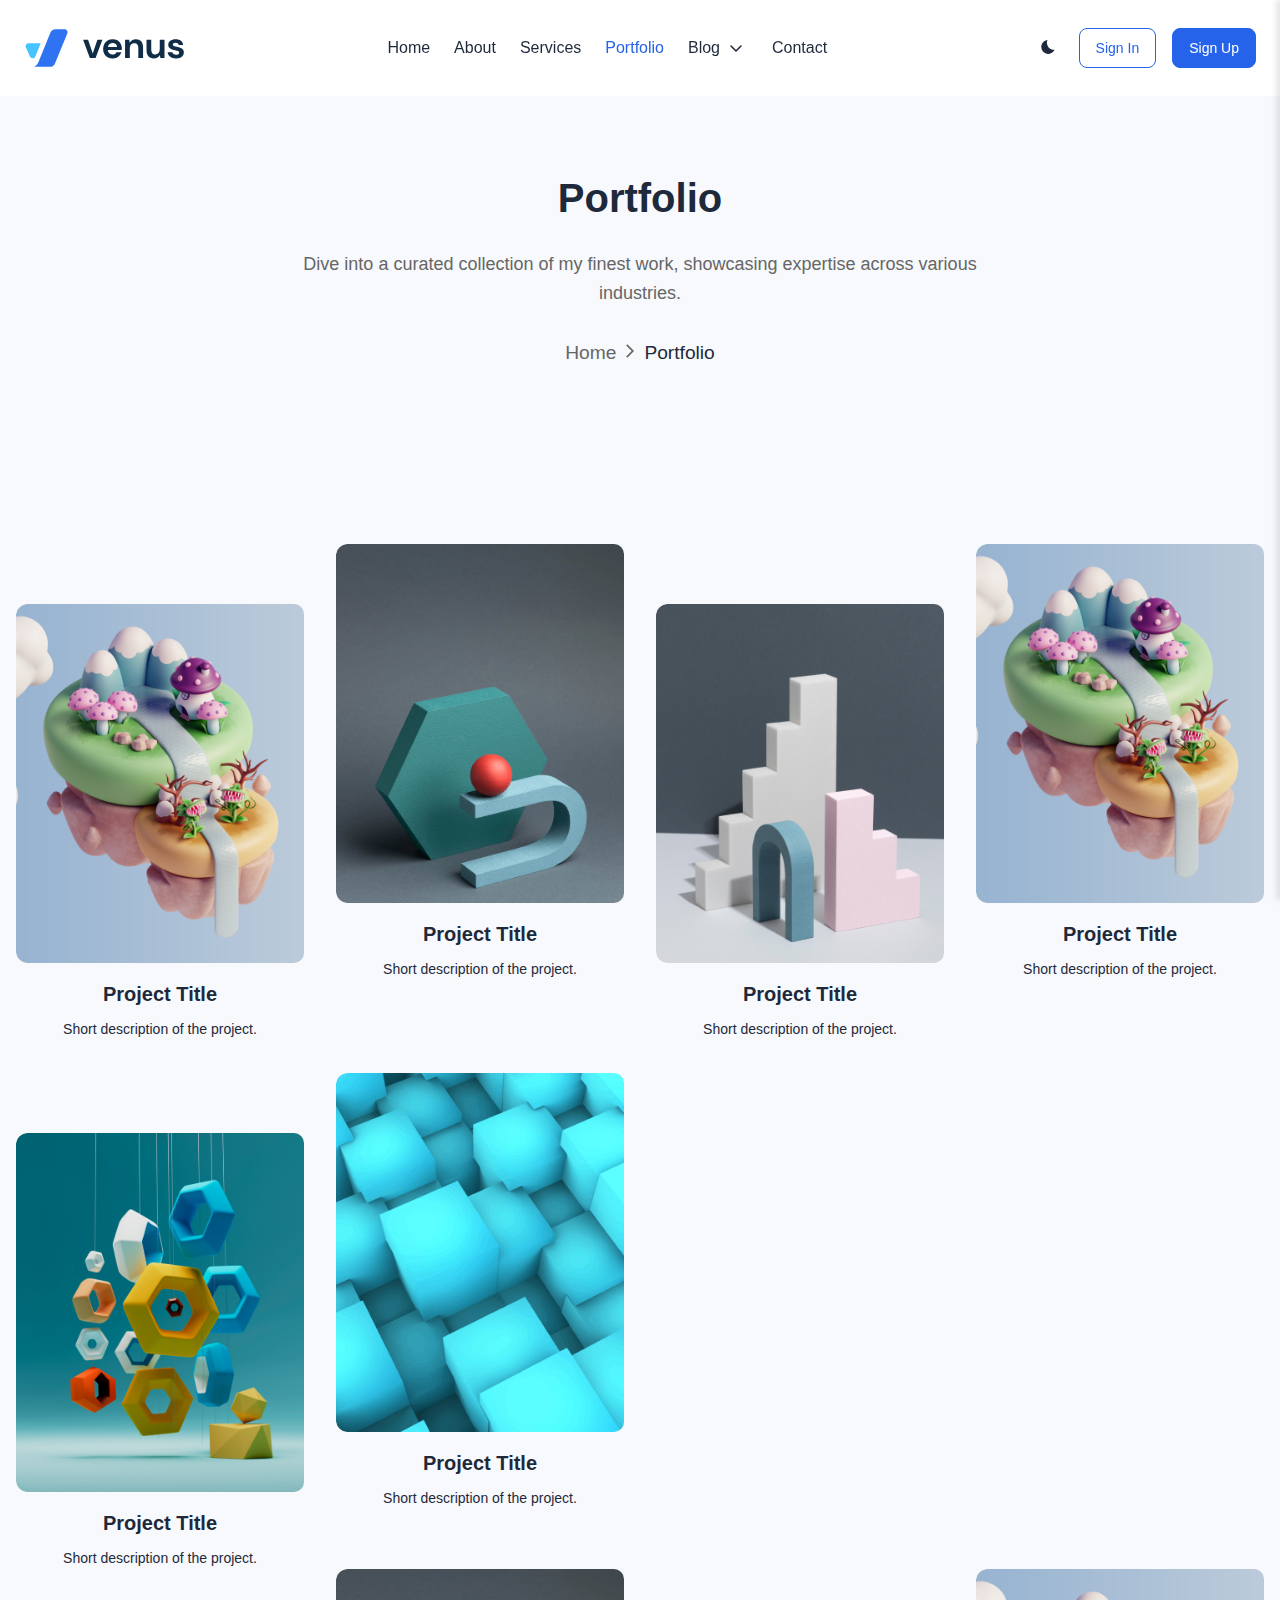
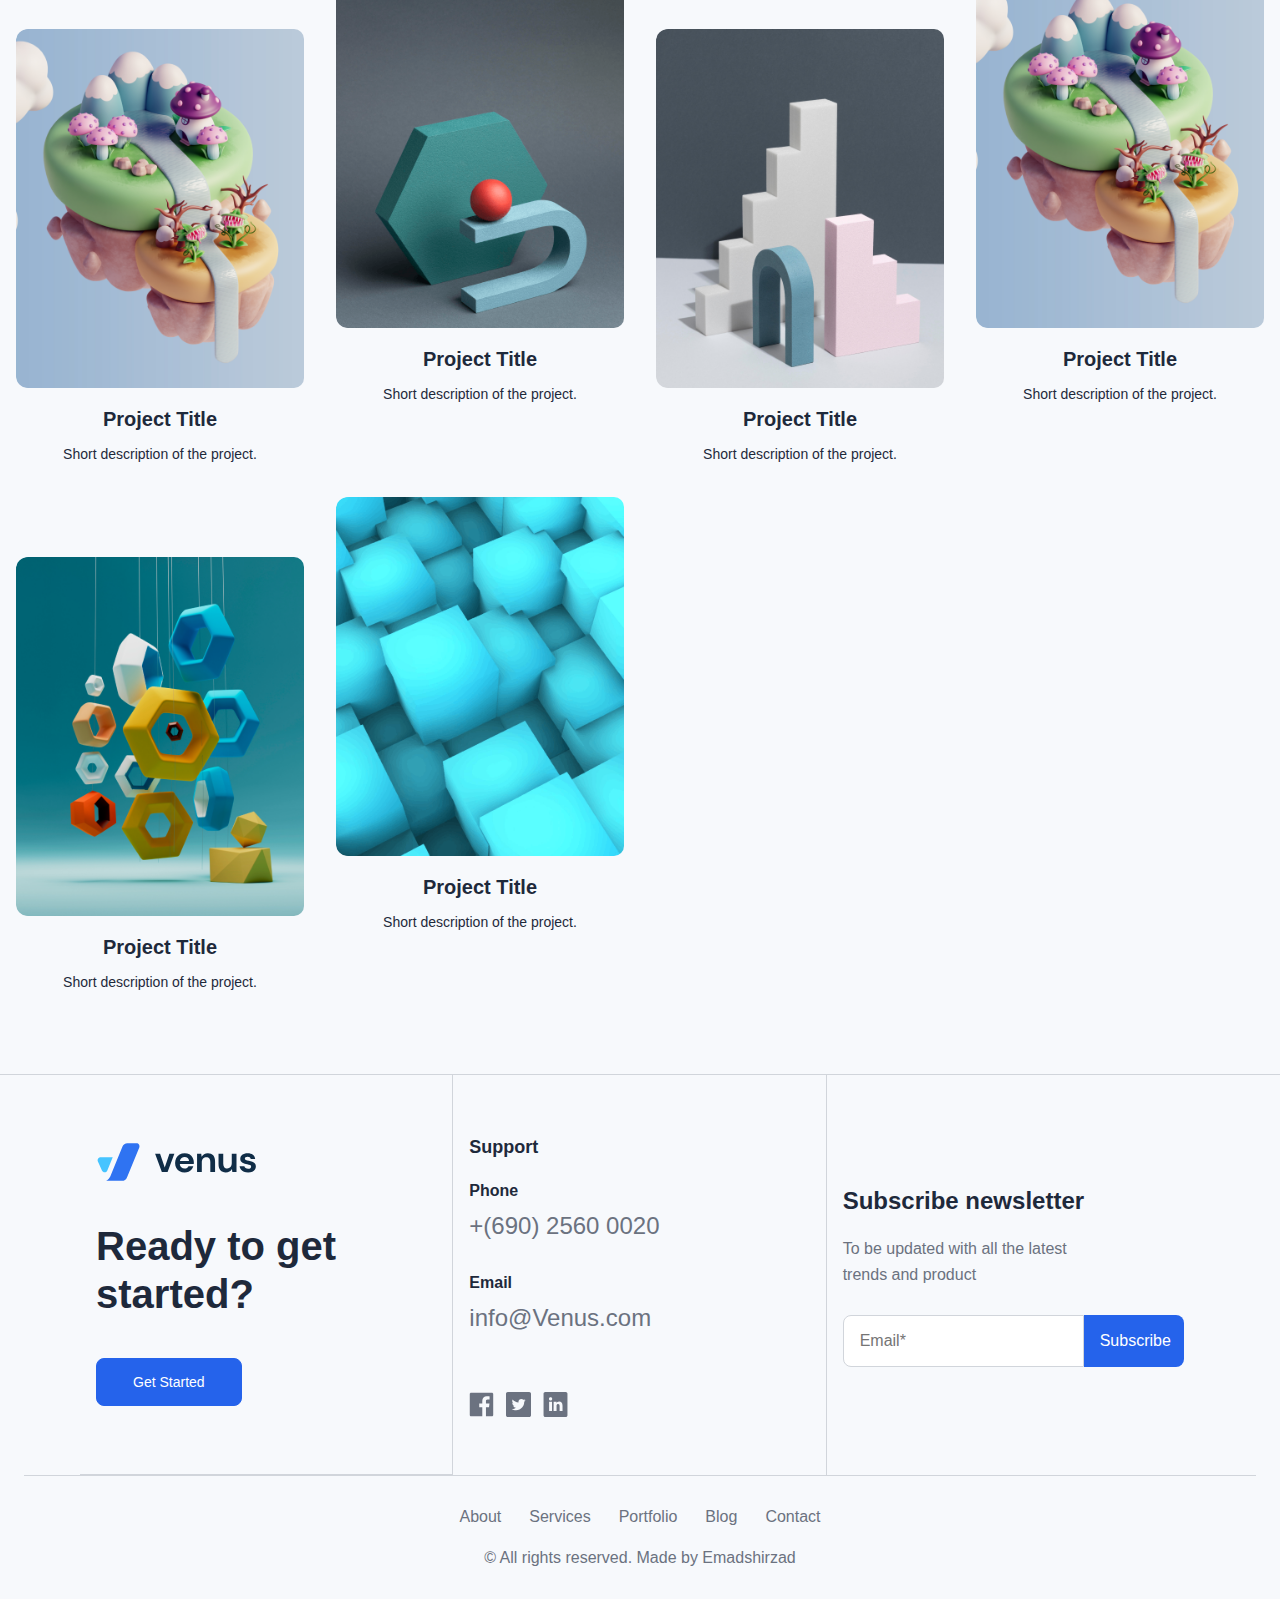
<file: portfolio.html>
<!DOCTYPE html>
<html lang="en">

<head>
    <meta charset="UTF-8">
    <meta name="viewport" content="width=device-width, initial-scale=1.0">
    <title>Portfolio Layout</title>
    <script>
        (function () {
            const theme = localStorage.getItem('theme');
            if (theme === 'dark') {
                // Add class to html element so it's available immediately
                document.documentElement.classList.add('dark-mode');
            }
        })();
    </script>
    <script defer src="resources/assets/swiper/package/swiper-bundle.min.js"></script>
    <script defer src="resources/assets/aos/dist/aos.js"></script>
    <script defer src="resources/js/main.js"></script>
    <link rel="stylesheet" href="resources/assets/swiper/package/swiper-bundle.min.css">
    <link rel="stylesheet" href="resources/assets/aos/dist/aos.css">
    <link rel="stylesheet" href="resources/css/main.css">
    <link rel="stylesheet" href="resources/css/about.css">
</head>

<body>
    <!-- Header -->
    <header id="header">
        <div class="header-container">
            <!-- Logo -->
            <div class="logo">
                <a href="/">
                    <img src="./resources/images/logo/logo-white.svg" alt="Logo" class="logo">
                </a>
            </div>

            <!-- Main Navigation (Desktop) -->
            <nav class="main-nav">
                <div class="nav-item">
                    <a href="/" class="nav-link active">Home</a>
                </div>
                <div class="nav-item">
                    <a href="/about.html" class="nav-link">About</a>
                </div>
                <div class="nav-item">
                    <a href="/services.html" class="nav-link">Services</a>
                </div>
                <div class="nav-item">
                    <a href="/portfolio.html" class="nav-link">Portfolio</a>
                </div>
                <div class="nav-item">
                    <a href="/blog.html" class="nav-link">
                        Blog
                        <svg xmlns="http://www.w3.org/2000/svg" width="1.5em" height="1.5em" viewBox="0 0 24 24"
                            style="display: inline-block; vertical-align: middle;">
                            <path fill="none" stroke="currentColor" stroke-linecap="round" stroke-linejoin="round"
                                stroke-width="1.5" d="m7 10l5 5l5-5" />
                        </svg>
                    </a>
                    <div class="submenu">
                        <a href="/blog.html">Blog list</a>
                        <a href="/blog/Blog_1.html">Blog details</a>
                    </div>
                </div>
                <div class="nav-item">
                    <a href="/contact.html" class="nav-link">Contact</a>
                </div>
            </nav>

            <!-- Header Actions -->
            <div class="header-actions">
                <!-- Theme Toggle -->
                <button class="theme-toggle" id="theme-toggle" aria-label="Toggle theme">
                    <svg viewBox="0 0 16 16" class="sun-icon">
                        <path
                            d="M4.50663 3.2267L3.30663 2.03337L2.36663 2.97337L3.55996 4.1667L4.50663 3.2267ZM2.66663 7.00003H0.666626V8.33337H2.66663V7.00003ZM8.66663 0.366699H7.33329V2.33337H8.66663V0.366699V0.366699ZM13.6333 2.97337L12.6933 2.03337L11.5 3.2267L12.44 4.1667L13.6333 2.97337ZM11.4933 12.1067L12.6866 13.3067L13.6266 12.3667L12.4266 11.1734L11.4933 12.1067ZM13.3333 7.00003V8.33337H15.3333V7.00003H13.3333ZM7.99996 3.6667C5.79329 3.6667 3.99996 5.46003 3.99996 7.6667C3.99996 9.87337 5.79329 11.6667 7.99996 11.6667C10.2066 11.6667 12 9.87337 12 7.6667C12 5.46003 10.2066 3.6667 7.99996 3.6667ZM7.33329 14.9667H8.66663V13H7.33329V14.9667ZM2.36663 12.36L3.30663 13.3L4.49996 12.1L3.55996 11.16L2.36663 12.36Z" />
                    </svg>
                    <svg viewBox="0 0 23 23" class="moon-icon">
                        <g clip-path="url(#clip0_40_125)">
                            <path
                                d="M16.6111 15.855C17.591 15.1394 18.3151 14.1979 18.7723 13.1623C16.4824 13.4065 14.1342 12.4631 12.6795 10.4711C11.2248 8.47905 11.0409 5.95516 11.9705 3.84818C10.8449 3.9685 9.72768 4.37162 8.74781 5.08719C5.7759 7.25747 5.12529 11.4308 7.29558 14.4028C9.46586 17.3747 13.6392 18.0253 16.6111 15.855Z" />
                        </g>
                    </svg>
                </button>

                <!-- Sign In / Sign Up Buttons -->
                <a href="#" class="openModalBtn btn-signin">Sign In</a>
                <a href="#" class="openModalBtn2 btn-signup">Sign Up</a>
                <!-- Mobile Menu Toggle -->
                <button class="mobile-menu-toggle" id="mobile-menu-toggle" aria-label="Toggle mobile menu">
                    <span></span>
                    <span></span>
                    <span></span>
                </button>
            </div>
        </div>
    </header>

    <!-- Mobile Menu Overlay -->
    <div class="mobile-menu-overlay" id="mobile-menu-overlay"></div>

    <!-- Mobile Menu -->
    <div class="mobile-menu" id="mobile-menu">
        <div class="mobile-menu-header">
            <h2 class="mobile-menu-title">Menu</h2>
            <button class="mobile-menu-close" id="mobile-menu-close" aria-label="Close mobile menu">
                <svg xmlns="http://www.w3.org/2000/svg" width="24" height="24" viewBox="0 0 24 24">
                    <path fill="none" stroke="currentColor" stroke-linecap="round" stroke-linejoin="round"
                        stroke-width="2" d="M6 18L18 6M6 6l12 12" />
                </svg>
            </button>
        </div>
        <nav class="mobile-nav">
            <a href="/" class="mobile-nav-link active">Home</a>
            <a href="/about.html" class="mobile-nav-link">About</a>
            <a href="/services.html" class="mobile-nav-link">Services</a>
            <a href="/portfolio.html" class="mobile-nav-link">Portfolio</a>
            <button class="mobile-nav-link" id="mobile-blog-toggle">
                Blog
                <svg xmlns="http://www.w3.org/2000/svg" width="1.5em" height="1.5em" viewBox="0 0 24 24">
                    <path fill="none" stroke="currentColor" stroke-linecap="round" stroke-linejoin="round"
                        stroke-width="1.5" d="m7 10l5 5l5-5" />
                </svg>
            </button>
            <div class="mobile-submenu" id="mobile-blog-submenu">
                <a href="/blog.html">Blog list</a>
                <a href="/blog/Blog_1.html">Blog details</a>
            </div>
            <a href="/contact.html" class="mobile-nav-link">Contact</a>

            <div class="mobile-auth-buttons">
                <a href="#" class="openModalBtn btn-signin">Sign In</a>
                <a href="#" class="openModalBtn2 btn-signup">Sign Up</a>
            </div>
        </nav>
    </div>


    <!-- SIGN-IN -->
    <div id="authModal" class="modal">
        <div class="modal-content">
            <span id="closeModalBtn" class="close">&times;</span>

            <!-- YOUR LOGIN FORM HERE -->
            <section class="auth-container">
                <div class="logo-wrapper">
                    <img src="./resources/images/logo/logo.svg" alt="Logo" class="logo logo-small">
                </div>

                <!-- SOCIAL SIGN IN -->
                <div class="social-buttons">
                    <button class="social-btn">Sign In <svg xmlns="http://www.w3.org/2000/svg" width="32" height="32"
                            viewBox="0 0 16 16"><!-- Icon from Material Icon Theme by Material Extensions - https://github.com/material-extensions/vscode-material-icon-theme/blob/main/LICENSE -->
                            <g fill="none" fill-rule="evenodd" clip-rule="evenodd">
                                <path fill="#F44336"
                                    d="M7.209 1.061c.725-.081 1.154-.081 1.933 0a6.57 6.57 0 0 1 3.65 1.82a100 100 0 0 0-1.986 1.93q-1.876-1.59-4.188-.734q-1.696.78-2.362 2.528a78 78 0 0 1-2.148-1.658a.26.26 0 0 0-.16-.027q1.683-3.245 5.26-3.86"
                                    opacity=".987" />
                                <path fill="#FFC107"
                                    d="M1.946 4.92q.085-.013.161.027a78 78 0 0 0 2.148 1.658A7.6 7.6 0 0 0 4.04 7.99q.037.678.215 1.331L2 11.116Q.527 8.038 1.946 4.92"
                                    opacity=".997" />
                                <path fill="#448AFF"
                                    d="M12.685 13.29a26 26 0 0 0-2.202-1.74q1.15-.812 1.396-2.228H8.122V6.713q3.25-.027 6.497.055q.616 3.345-1.423 6.032a7 7 0 0 1-.51.49"
                                    opacity=".999" />
                                <path fill="#43A047"
                                    d="M4.255 9.322q1.23 3.057 4.51 2.854a3.94 3.94 0 0 0 1.718-.626q1.148.812 2.202 1.74a6.62 6.62 0 0 1-4.027 1.684a6.4 6.4 0 0 1-1.02 0Q3.82 14.524 2 11.116z"
                                    opacity=".993" />
                            </g>
                        </svg></button>
                    <button class="social-btn">Sign In <svg xmlns="http://www.w3.org/2000/svg" width="32" height="32"
                            viewBox="0 0 24 24"><!-- Icon from Material Design Icons by Pictogrammers - https://github.com/Templarian/MaterialDesign/blob/master/LICENSE -->
                            <path fill="currentColor"
                                d="M12 2A10 10 0 0 0 2 12c0 4.42 2.87 8.17 6.84 9.5c.5.08.66-.23.66-.5v-1.69c-2.77.6-3.36-1.34-3.36-1.34c-.46-1.16-1.11-1.47-1.11-1.47c-.91-.62.07-.6.07-.6c1 .07 1.53 1.03 1.53 1.03c.87 1.52 2.34 1.07 2.91.83c.09-.65.35-1.09.63-1.34c-2.22-.25-4.55-1.11-4.55-4.92c0-1.11.38-2 1.03-2.71c-.1-.25-.45-1.29.1-2.64c0 0 .84-.27 2.75 1.02c.79-.22 1.65-.33 2.5-.33s1.71.11 2.5.33c1.91-1.29 2.75-1.02 2.75-1.02c.55 1.35.2 2.39.1 2.64c.65.71 1.03 1.6 1.03 2.71c0 3.82-2.34 4.66-4.57 4.91c.36.31.69.92.69 1.85V21c0 .27.16.59.67.5C19.14 20.16 22 16.42 22 12A10 10 0 0 0 12 2" />
                        </svg></button>
                </div>

                <div class="divider"><span>OR</span></div>

                <form class="signin-form">
                    <div class="input-group">
                        <input type="text" placeholder="Username" required>
                    </div>

                    <div class="input-group">
                        <input type="password" placeholder="Password" required>
                    </div>

                    <div class="submit-group">
                        <button type="submit" class="submit-btn">Sign In</button>
                    </div>
                </form>

                <a href="/" class="forgot-password">Forget Password?</a>

                <p class="signup-text">
                    Not a member yet? <a href="/" class="signup-link">Sign Up</a>
                </p>
            </section>

        </div>
    </div>

    <!-- SIGN-UP -->
    <div id="authModal2" class="modal">
        <div class="modal-content">
            <span id="closeModalBtn2" class="close">&times;</span>

            <!-- YOUR LOGIN FORM HERE -->
            <section class="auth-container">
                <div class="logo-wrapper">
                    <img src="./resources/images/logo/logo.svg" alt="Logo" class="logo logo-small">
                </div>

                <!-- SOCIAL SIGN IN -->
                <div class="social-buttons">
                    <button class="social-btn">Sign Up <svg xmlns="http://www.w3.org/2000/svg" width="32" height="32"
                            viewBox="0 0 16 16"><!-- Icon from Material Icon Theme by Material Extensions - https://github.com/material-extensions/vscode-material-icon-theme/blob/main/LICENSE -->
                            <g fill="none" fill-rule="evenodd" clip-rule="evenodd">
                                <path fill="#F44336"
                                    d="M7.209 1.061c.725-.081 1.154-.081 1.933 0a6.57 6.57 0 0 1 3.65 1.82a100 100 0 0 0-1.986 1.93q-1.876-1.59-4.188-.734q-1.696.78-2.362 2.528a78 78 0 0 1-2.148-1.658a.26.26 0 0 0-.16-.027q1.683-3.245 5.26-3.86"
                                    opacity=".987" />
                                <path fill="#FFC107"
                                    d="M1.946 4.92q.085-.013.161.027a78 78 0 0 0 2.148 1.658A7.6 7.6 0 0 0 4.04 7.99q.037.678.215 1.331L2 11.116Q.527 8.038 1.946 4.92"
                                    opacity=".997" />
                                <path fill="#448AFF"
                                    d="M12.685 13.29a26 26 0 0 0-2.202-1.74q1.15-.812 1.396-2.228H8.122V6.713q3.25-.027 6.497.055q.616 3.345-1.423 6.032a7 7 0 0 1-.51.49"
                                    opacity=".999" />
                                <path fill="#43A047"
                                    d="M4.255 9.322q1.23 3.057 4.51 2.854a3.94 3.94 0 0 0 1.718-.626q1.148.812 2.202 1.74a6.62 6.62 0 0 1-4.027 1.684a6.4 6.4 0 0 1-1.02 0Q3.82 14.524 2 11.116z"
                                    opacity=".993" />
                            </g>
                        </svg></button>
                    <button class="social-btn">Sign Up <svg xmlns="http://www.w3.org/2000/svg" width="32" height="32"
                            viewBox="0 0 24 24"><!-- Icon from Material Design Icons by Pictogrammers - https://github.com/Templarian/MaterialDesign/blob/master/LICENSE -->
                            <path fill="currentColor"
                                d="M12 2A10 10 0 0 0 2 12c0 4.42 2.87 8.17 6.84 9.5c.5.08.66-.23.66-.5v-1.69c-2.77.6-3.36-1.34-3.36-1.34c-.46-1.16-1.11-1.47-1.11-1.47c-.91-.62.07-.6.07-.6c1 .07 1.53 1.03 1.53 1.03c.87 1.52 2.34 1.07 2.91.83c.09-.65.35-1.09.63-1.34c-2.22-.25-4.55-1.11-4.55-4.92c0-1.11.38-2 1.03-2.71c-.1-.25-.45-1.29.1-2.64c0 0 .84-.27 2.75 1.02c.79-.22 1.65-.33 2.5-.33s1.71.11 2.5.33c1.91-1.29 2.75-1.02 2.75-1.02c.55 1.35.2 2.39.1 2.64c.65.71 1.03 1.6 1.03 2.71c0 3.82-2.34 4.66-4.57 4.91c.36.31.69.92.69 1.85V21c0 .27.16.59.67.5C19.14 20.16 22 16.42 22 12A10 10 0 0 0 12 2" />
                        </svg></button>
                </div>

                <div class="divider"><span>OR</span></div>

                <form class="signin-form">
                    <div class="input-group">
                        <input type="text" placeholder="Name" required>
                    </div>

                    <div class="input-group">
                        <input type="email" placeholder="Email" required>
                    </div>

                    <div class="input-group">
                        <input type="password" placeholder="Password" required>
                    </div>

                    <div class="submit-group">
                        <button type="submit" class="submit-btn">Sign In</button>
                    </div>
                </form>

                <a href="/" class="forgot-password">By creating an account you are agree with our Privacy and Policy</a>

                <p class="signup-text">
                    Already have an account? <a href="/" class="signup-link">Sign In</a>
                </p>
            </section>

        </div>
    </div>

    <main>
        <section class="hero-sub">
            <h2>Portfolio</h2>

            <p>
                Dive into a curated collection of my finest work, showcasing expertise across various industries.
            </p>

            <!-- Breadcrumb -->
            <nav class="breadcrumb">
                <span>Home</span>
                <span><svg xmlns="http://www.w3.org/2000/svg" width="32" height="32"
                        viewBox="0 0 24 24"><!-- Icon from Material Symbols by Google - https://github.com/google/material-design-icons/blob/master/LICENSE -->
                        <path fill="currentColor" d="M8.025 22L6.25 20.225L14.475 12L6.25 3.775L8.025 2l10 10z" />
                    </svg></span>
                <a href="#">Portfolio</a>
            </nav>
        </section>

        <!-- ======= PORTFOLIO SECTION ======= -->
        <section id="portfolio" class="portfolio-section">
            <div class="portfolio-container">

                <!-- PORTFOLIO ITEM -->
                <div class="portfolio-item">
                    <div class="portfolio-img-wrap">
                        <img src="resources/images/portfolio/cozycasa.png" alt="Portfolio Image">
                    </div>
                    <h4 class="portfolio-item-title">Project Title</h4>
                    <p class="portfolio-item-info">Short description of the project.</p>
                </div>

                <div class="portfolio-item">
                    <div class="portfolio-img-wrap">
                        <img src="resources/images/portfolio/humans.png" alt="Portfolio Image">
                    </div>
                    <h4 class="portfolio-item-title">Project Title</h4>
                    <p class="portfolio-item-info">Short description of the project.</p>
                </div>

                <div class="portfolio-item">
                    <div class="portfolio-img-wrap">
                        <img src="resources/images/portfolio/mars.png" alt="Portfolio Image">
                    </div>
                    <h4 class="portfolio-item-title">Project Title</h4>
                    <p class="portfolio-item-info">Short description of the project.</p>
                </div>
                <div class="portfolio-item">
                    <div class="portfolio-img-wrap">
                        <img src="resources/images/portfolio/cozycasa.png" alt="Portfolio Image">
                    </div>
                    <h4 class="portfolio-item-title">Project Title</h4>
                    <p class="portfolio-item-info">Short description of the project.</p>
                </div>
                <div class="portfolio-item">
                    <div class="portfolio-img-wrap">
                        <img src="resources/images/portfolio/panda-logo.png" alt="Portfolio Image">
                    </div>
                    <h4 class="portfolio-item-title">Project Title</h4>
                    <p class="portfolio-item-info">Short description of the project.</p>
                </div>

                <div class="portfolio-item">
                    <div class="portfolio-img-wrap">
                        <img src="resources/images/portfolio/roket-squred.png" alt="Portfolio Image">
                    </div>
                    <h4 class="portfolio-item-title">Project Title</h4>
                    <p class="portfolio-item-info">Short description of the project.</p>
                </div>

                <!-- Duplicate more .portfolio-item blocks if needed -->

            </div>

            <div class="portfolio-container portfolio-container-2">

                <!-- PORTFOLIO ITEM -->
                <div class="portfolio-item">
                    <div class="portfolio-img-wrap">
                        <img src="resources/images/portfolio/cozycasa.png" alt="Portfolio Image">
                    </div>
                    <h4 class="portfolio-item-title">Project Title</h4>
                    <p class="portfolio-item-info">Short description of the project.</p>
                </div>

                <div class="portfolio-item">
                    <div class="portfolio-img-wrap">
                        <img src="resources/images/portfolio/humans.png" alt="Portfolio Image">
                    </div>
                    <h4 class="portfolio-item-title">Project Title</h4>
                    <p class="portfolio-item-info">Short description of the project.</p>
                </div>

                <div class="portfolio-item">
                    <div class="portfolio-img-wrap">
                        <img src="resources/images/portfolio/mars.png" alt="Portfolio Image">
                    </div>
                    <h4 class="portfolio-item-title">Project Title</h4>
                    <p class="portfolio-item-info">Short description of the project.</p>
                </div>
                <div class="portfolio-item">
                    <div class="portfolio-img-wrap">
                        <img src="resources/images/portfolio/cozycasa.png" alt="Portfolio Image">
                    </div>
                    <h4 class="portfolio-item-title">Project Title</h4>
                    <p class="portfolio-item-info">Short description of the project.</p>
                </div>
                <div class="portfolio-item">
                    <div class="portfolio-img-wrap">
                        <img src="resources/images/portfolio/panda-logo.png" alt="Portfolio Image">
                    </div>
                    <h4 class="portfolio-item-title">Project Title</h4>
                    <p class="portfolio-item-info">Short description of the project.</p>
                </div>

                <div class="portfolio-item">
                    <div class="portfolio-img-wrap">
                        <img src="resources/images/portfolio/roket-squred.png" alt="Portfolio Image">
                    </div>
                    <h4 class="portfolio-item-title">Project Title</h4>
                    <p class="portfolio-item-info">Short description of the project.</p>
                </div>

                <!-- Duplicate more .portfolio-item blocks if needed -->

            </div>


        </section>


    </main>

    <!-- Footer -->
    <footer>
        <div class="footer-container">
            <div class="footer-grid">
                <!-- Brand Section -->
                <div class="footer-section">
                    <div class="footer-brand">
                        <a href="/">
                            <img src="resources/images/logo/logo-white.svg" alt="Logo" class="logo">
                        </a>
                        <h2>Ready to get started?</h2>
                        <a href="#" class="btn-signup">Get Started</a>
                    </div>
                </div>

                <!-- Support Section -->
                <div class="footer-section">
                    <div class="footer-support">
                        <span class="footer-support-title">Support</span>
                        <div class="footer-contact">
                            <p>Phone</p>
                            <a href="tel:+6902560020">+(690) 2560 0020</a>
                        </div>
                        <div class="footer-contact">
                            <p>Email</p>
                            <a href="mailto:info@venus.com">info@Venus.com</a>
                        </div>
                        <div>
                            <ul class="social-links">
                                <li>
                                    <a href="#">
                                        <svg width="25" height="25" viewBox="0 0 25 25"
                                            xmlns="http://www.w3.org/2000/svg">
                                            <g clip-path="url(#clip0_1_343)">
                                                <path
                                                    d="M22.9128 0.769043H2.06165C1.34768 0.769472 0.7689 1.34854 0.769043 2.0628V22.9139C0.769472 23.6279 1.34854 24.2067 2.0628 24.2065H13.2889V15.1428H10.2448V11.5952H13.2889V8.98433C13.2889 5.95665 15.1372 4.3087 17.838 4.3087C19.1317 4.3087 20.2433 4.40512 20.5673 4.44818V7.61261H18.7049C17.2355 7.61261 16.951 8.31084 16.951 9.33566V11.5952H20.4643L20.0066 15.1428H16.951V24.2065H22.9128C23.6272 24.2067 24.2064 23.6278 24.2065 22.9134C24.2065 22.9132 24.2065 22.9131 24.2065 22.9128V2.06165C24.2063 1.34768 23.627 0.7689 22.9128 0.769043Z" />
                                            </g>
                                        </svg>
                                    </a>
                                </li>
                                <li>
                                    <a href="#">
                                        <svg width="23" height="23" viewBox="0 0 23 23"
                                            xmlns="http://www.w3.org/2000/svg">
                                            <g clip-path="url(#clip0_1_345)">
                                                <path
                                                    d="M21.3412 0H1.65878C0.742615 0 0 0.742615 0 1.65878V21.3412C0 22.2574 0.742615 23 1.65878 23H21.3412C22.2574 23 23 22.2574 23 21.3412V1.65878C23 0.742615 22.2574 0 21.3412 0V0ZM16.7508 8.96648C16.7559 9.07966 16.7583 9.19337 16.7583 9.3076C16.7583 12.7955 14.1034 16.8176 9.24812 16.8178H9.24829H9.24812C7.75745 16.8178 6.37031 16.3809 5.20216 15.6321C5.4087 15.6565 5.61892 15.6686 5.83177 15.6686C7.06853 15.6686 8.20667 15.2468 9.11019 14.5387C7.95468 14.5173 6.98044 13.7542 6.64423 12.7053C6.80514 12.7362 6.97061 12.7531 7.1403 12.7531C7.38123 12.7531 7.61461 12.7206 7.83641 12.6601C6.62861 12.4183 5.71877 11.3508 5.71877 10.0727C5.71877 10.0607 5.71877 10.05 5.71912 10.039C6.07481 10.2367 6.48156 10.3557 6.91463 10.3691C6.20589 9.89615 5.74 9.08773 5.74 8.17192C5.74 7.68831 5.87073 7.23523 6.09744 6.84515C7.39912 8.44233 9.34445 9.49273 11.5383 9.6031C11.493 9.40973 11.4696 9.20828 11.4696 9.00122C11.4696 7.54407 12.6518 6.36189 14.1095 6.36189C14.8688 6.36189 15.5546 6.68283 16.0362 7.19592C16.6376 7.0773 17.2023 6.8576 17.7124 6.55526C17.515 7.17136 17.0966 7.68831 16.5516 8.01522C17.0856 7.95135 17.5945 7.80974 18.0674 7.59952C17.7141 8.12893 17.2661 8.59394 16.7508 8.96648Z" />
                                            </g>
                                        </svg>
                                    </a>
                                </li>
                                <li>
                                    <a href="#">
                                        <svg width="22" height="23" viewBox="0 0 22 23"
                                            xmlns="http://www.w3.org/2000/svg">
                                            <g clip-path="url(#clip0_1_347)">
                                                <path
                                                    d="M20.4133 0H1.58665C0.710327 0 0 0.742615 0 1.65878V21.3412C0 22.2574 0.710327 23 1.58665 23H20.4133C21.2897 23 22 22.2574 22 21.3412V1.65878C22 0.742615 21.2897 0 20.4133 0ZM7.80353 17.3848H5.12453V8.95858H7.80353V17.3848ZM6.46411 7.80798H6.44666C5.54767 7.80798 4.96625 7.161 4.96625 6.35241C4.96625 5.52557 5.56546 4.89648 6.4819 4.89648C7.39835 4.89648 7.96231 5.52557 7.97977 6.35241C7.97977 7.161 7.39835 7.80798 6.46411 7.80798ZM17.4634 17.3848H14.7848V12.877C14.7848 11.7441 14.3969 10.9715 13.4276 10.9715C12.6875 10.9715 12.2468 11.4926 12.0531 11.9957C11.9822 12.1758 11.965 12.4274 11.965 12.6792V17.3848H9.28612C9.28612 17.3848 9.3212 9.7491 9.28612 8.95858H11.965V10.1516C12.321 9.57748 12.9579 8.76082 14.3793 8.76082C16.1418 8.76082 17.4634 9.96511 17.4634 12.5532V17.3848Z" />
                                            </g>
                                        </svg>
                                    </a>
                                </li>
                            </ul>
                        </div>
                    </div>
                </div>

                <!-- Newsletter Section -->
                <div class="footer-section">
                    <div class="footer-newsletter">
                        <div class="footer-newsletter-content">
                            <span class="footer-newsletter-title">Subscribe newsletter</span>
                            <p>To be updated with all the latest trends and product</p>
                            <form class="newsletter-form" onsubmit="event.preventDefault();">
                                <input type="email" placeholder="Email*" required>
                                <button type="submit">Subscribe</button>
                            </form>
                        </div>
                    </div>
                </div>
            </div>
        </div>

        <!-- Footer Bottom -->
        <div class="footer-bottom">
            <div>
                <ul class="footer-menu">
                    <li><a href="/about.html">About</a></li>
                    <li><a href="/services.html">Services</a></li>
                    <li><a href="/portfolio.html">Portfolio</a></li>
                    <li><a href="/blog.html">Blog</a></li>
                    <li><a href="/contact.html">Contact</a></li>
                </ul>
            </div>
            <div>
                <p class="footer-copyright">
                    © All rights reserved. Made by
                    <a href="https://t.me/theemadd" target="_blank"> Emadshirzad</a>
                </p>
            </div>
        </div>
    </footer>
</body>

</html>
</file>
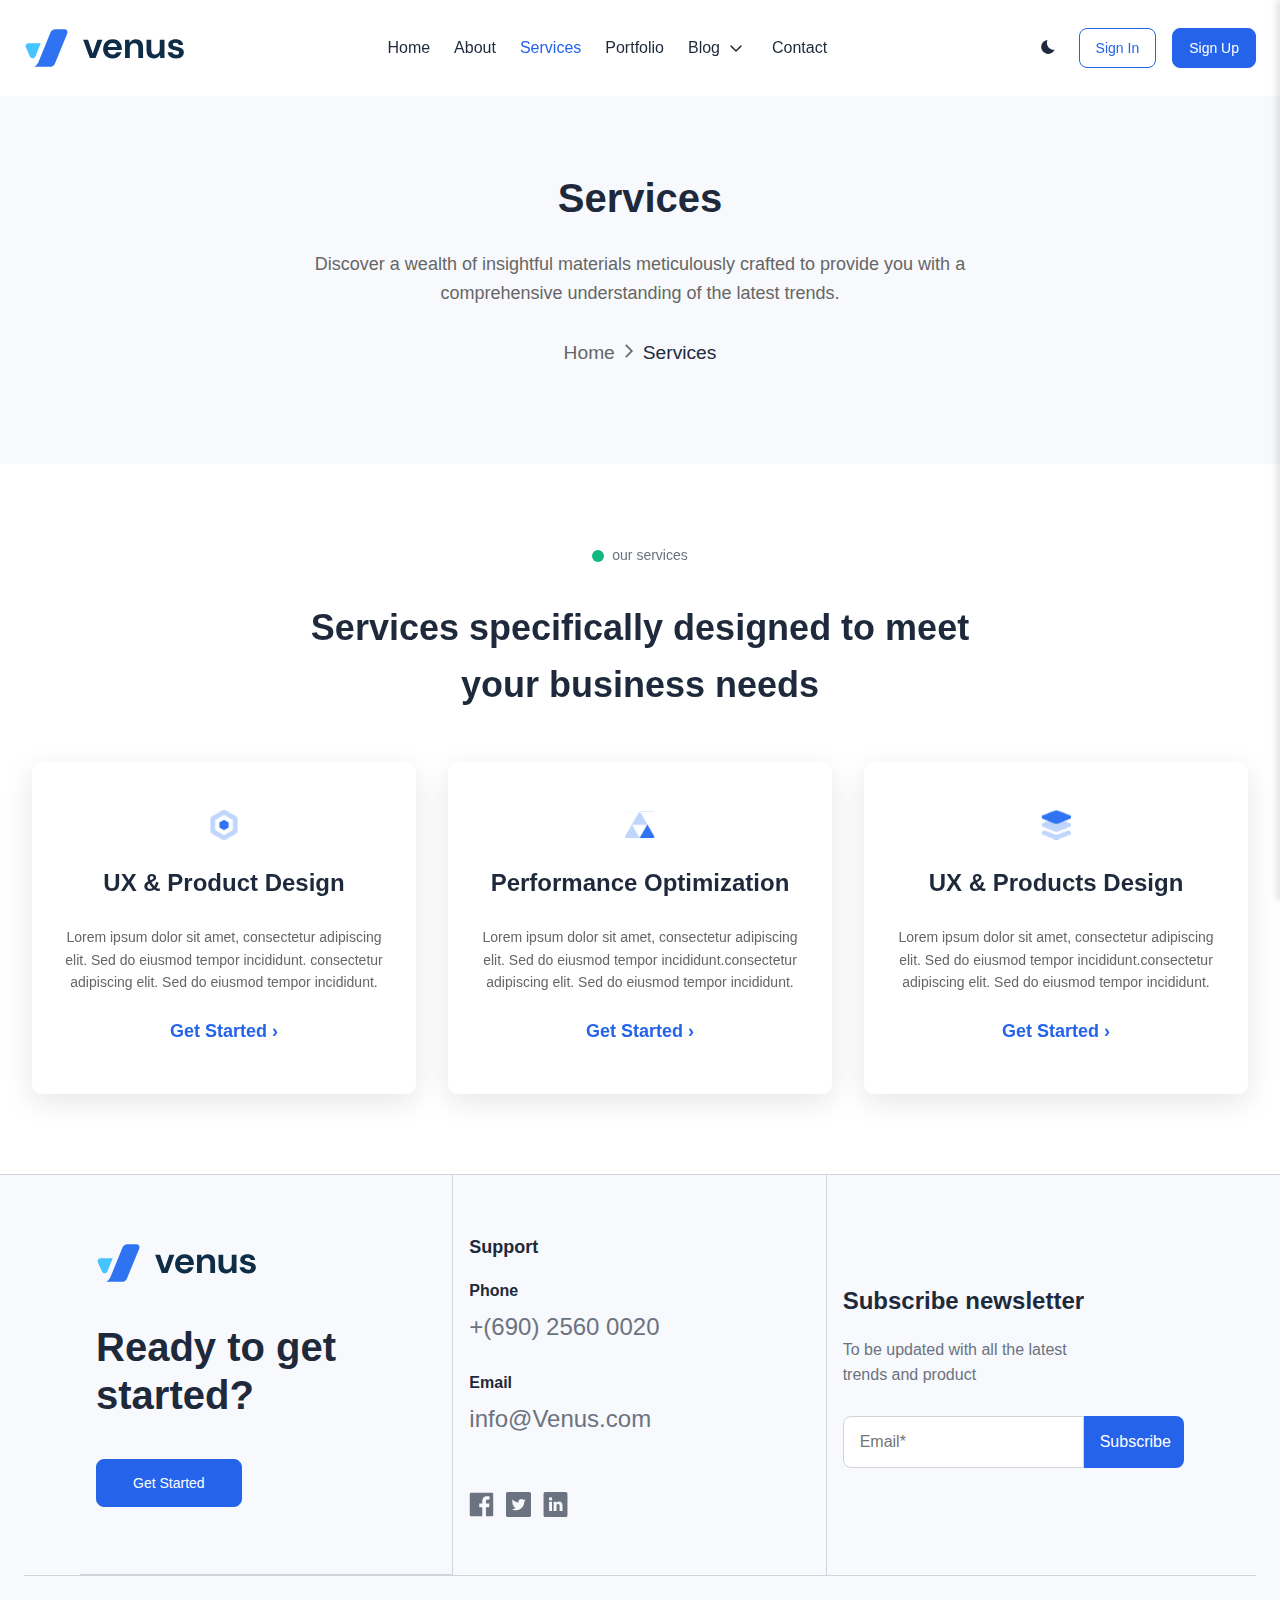
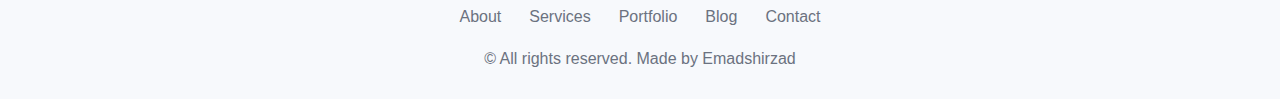
<file: services.html>
<!DOCTYPE html>
<html lang="en">

<head>
    <meta charset="UTF-8">
    <meta name="viewport" content="width=device-width, initial-scale=1.0">
    <title>Portfolio Layout</title>
    <script defer src="resources/assets/swiper/package/swiper-bundle.min.js"></script>
    <script defer src="resources/assets/aos/dist/aos.js"></script>
    <script defer src="resources/js/main.js"></script>
    <link rel="stylesheet" href="resources/assets/swiper/package/swiper-bundle.min.css">
    <link rel="stylesheet" href="resources/assets/aos/dist/aos.css">
    <link rel="stylesheet" href="resources/css/main.css">
    <link rel="stylesheet" href="resources/css/about.css">
</head>

<body>
    <!-- Header -->
    <header id="header">
        <div class="header-container">
            <!-- Logo -->
            <div class="logo">
                <a href="/">
                    <img src="./resources/images/logo/logo-white.svg" alt="Logo" class="logo">
                </a>
            </div>

            <!-- Main Navigation (Desktop) -->
            <nav class="main-nav">
                <div class="nav-item">
                    <a href="/" class="nav-link active">Home</a>
                </div>
                <div class="nav-item">
                    <a href="/about.html" class="nav-link">About</a>
                </div>
                <div class="nav-item">
                    <a href="/services.html" class="nav-link">Services</a>
                </div>
                <div class="nav-item">
                    <a href="/portfolio.html" class="nav-link">Portfolio</a>
                </div>
                <div class="nav-item">
                    <a href="/blog.html" class="nav-link">
                        Blog
                        <svg xmlns="http://www.w3.org/2000/svg" width="1.5em" height="1.5em" viewBox="0 0 24 24"
                            style="display: inline-block; vertical-align: middle;">
                            <path fill="none" stroke="currentColor" stroke-linecap="round" stroke-linejoin="round"
                                stroke-width="1.5" d="m7 10l5 5l5-5" />
                        </svg>
                    </a>
                    <div class="submenu">
                        <a href="/blog.html">Blog list</a>
                        <a href="/blog/Blog_1.html">Blog details</a>
                    </div>
                </div>
                <div class="nav-item">
                    <a href="/contact.html" class="nav-link">Contact</a>
                </div>
            </nav>

            <!-- Header Actions -->
            <div class="header-actions">
                <!-- Theme Toggle -->
                <button class="theme-toggle" id="theme-toggle" aria-label="Toggle theme">
                    <svg viewBox="0 0 16 16" class="sun-icon">
                        <path
                            d="M4.50663 3.2267L3.30663 2.03337L2.36663 2.97337L3.55996 4.1667L4.50663 3.2267ZM2.66663 7.00003H0.666626V8.33337H2.66663V7.00003ZM8.66663 0.366699H7.33329V2.33337H8.66663V0.366699V0.366699ZM13.6333 2.97337L12.6933 2.03337L11.5 3.2267L12.44 4.1667L13.6333 2.97337ZM11.4933 12.1067L12.6866 13.3067L13.6266 12.3667L12.4266 11.1734L11.4933 12.1067ZM13.3333 7.00003V8.33337H15.3333V7.00003H13.3333ZM7.99996 3.6667C5.79329 3.6667 3.99996 5.46003 3.99996 7.6667C3.99996 9.87337 5.79329 11.6667 7.99996 11.6667C10.2066 11.6667 12 9.87337 12 7.6667C12 5.46003 10.2066 3.6667 7.99996 3.6667ZM7.33329 14.9667H8.66663V13H7.33329V14.9667ZM2.36663 12.36L3.30663 13.3L4.49996 12.1L3.55996 11.16L2.36663 12.36Z" />
                    </svg>
                    <svg viewBox="0 0 23 23" class="moon-icon">
                        <g clip-path="url(#clip0_40_125)">
                            <path
                                d="M16.6111 15.855C17.591 15.1394 18.3151 14.1979 18.7723 13.1623C16.4824 13.4065 14.1342 12.4631 12.6795 10.4711C11.2248 8.47905 11.0409 5.95516 11.9705 3.84818C10.8449 3.9685 9.72768 4.37162 8.74781 5.08719C5.7759 7.25747 5.12529 11.4308 7.29558 14.4028C9.46586 17.3747 13.6392 18.0253 16.6111 15.855Z" />
                        </g>
                    </svg>
                </button>

                <!-- Sign In / Sign Up Buttons -->
                <a href="#" id="openModalBtn" class="btn-signin">Sign In</a>
                <a href="#" id="openModalBtn2" class="btn-signup">Sign Up</a>

                <!-- Mobile Menu Toggle -->
                <button class="mobile-menu-toggle" id="mobile-menu-toggle" aria-label="Toggle mobile menu">
                    <span></span>
                    <span></span>
                    <span></span>
                </button>
            </div>
        </div>
    </header>

    <!-- Mobile Menu Overlay -->
    <div class="mobile-menu-overlay" id="mobile-menu-overlay"></div>

    <!-- Mobile Menu -->
    <div class="mobile-menu" id="mobile-menu">
        <div class="mobile-menu-header">
            <h2 class="mobile-menu-title">Menu</h2>
            <button class="mobile-menu-close" id="mobile-menu-close" aria-label="Close mobile menu">
                <svg xmlns="http://www.w3.org/2000/svg" width="24" height="24" viewBox="0 0 24 24">
                    <path fill="none" stroke="currentColor" stroke-linecap="round" stroke-linejoin="round"
                        stroke-width="2" d="M6 18L18 6M6 6l12 12" />
                </svg>
            </button>
        </div>
        <nav class="mobile-nav">
            <a href="/" class="mobile-nav-link active">Home</a>
            <a href="/about.html" class="mobile-nav-link">About</a>
            <a href="/services.html" class="mobile-nav-link">Services</a>
            <a href="/portfolio.html" class="mobile-nav-link">Portfolio</a>
            <button class="mobile-nav-link" id="mobile-blog-toggle">
                Blog
                <svg xmlns="http://www.w3.org/2000/svg" width="1.5em" height="1.5em" viewBox="0 0 24 24">
                    <path fill="none" stroke="currentColor" stroke-linecap="round" stroke-linejoin="round"
                        stroke-width="1.5" d="m7 10l5 5l5-5" />
                </svg>
            </button>
            <div class="mobile-submenu" id="mobile-blog-submenu">
                <a href="/blog.html">Blog list</a>
                <a href="/blog/Blog_1.html">Blog details</a>
            </div>
            <a href="/contact.html" class="mobile-nav-link">Contact</a>

            <div class="mobile-auth-buttons">
                <a href="#" class="btn-signin">Sign In</a>
                <a href="#" class="btn-signup">Sign Up</a>
            </div>
        </nav>
    </div>


    <!-- SIGN-IN -->
    <div id="authModal" class="modal">
        <div class="modal-content">
            <span id="closeModalBtn" class="close">&times;</span>

            <!-- YOUR LOGIN FORM HERE -->
            <section class="auth-container">
                <div class="logo-wrapper">
                    <img src="./resources/images/logo/logo.svg" alt="Logo" class="logo logo-small">
                </div>

                <!-- SOCIAL SIGN IN -->
                <div class="social-buttons">
                    <button class="social-btn">Sign In <svg xmlns="http://www.w3.org/2000/svg" width="32" height="32"
                            viewBox="0 0 16 16"><!-- Icon from Material Icon Theme by Material Extensions - https://github.com/material-extensions/vscode-material-icon-theme/blob/main/LICENSE -->
                            <g fill="none" fill-rule="evenodd" clip-rule="evenodd">
                                <path fill="#F44336"
                                    d="M7.209 1.061c.725-.081 1.154-.081 1.933 0a6.57 6.57 0 0 1 3.65 1.82a100 100 0 0 0-1.986 1.93q-1.876-1.59-4.188-.734q-1.696.78-2.362 2.528a78 78 0 0 1-2.148-1.658a.26.26 0 0 0-.16-.027q1.683-3.245 5.26-3.86"
                                    opacity=".987" />
                                <path fill="#FFC107"
                                    d="M1.946 4.92q.085-.013.161.027a78 78 0 0 0 2.148 1.658A7.6 7.6 0 0 0 4.04 7.99q.037.678.215 1.331L2 11.116Q.527 8.038 1.946 4.92"
                                    opacity=".997" />
                                <path fill="#448AFF"
                                    d="M12.685 13.29a26 26 0 0 0-2.202-1.74q1.15-.812 1.396-2.228H8.122V6.713q3.25-.027 6.497.055q.616 3.345-1.423 6.032a7 7 0 0 1-.51.49"
                                    opacity=".999" />
                                <path fill="#43A047"
                                    d="M4.255 9.322q1.23 3.057 4.51 2.854a3.94 3.94 0 0 0 1.718-.626q1.148.812 2.202 1.74a6.62 6.62 0 0 1-4.027 1.684a6.4 6.4 0 0 1-1.02 0Q3.82 14.524 2 11.116z"
                                    opacity=".993" />
                            </g>
                        </svg></button>
                    <button class="social-btn">Sign In <svg xmlns="http://www.w3.org/2000/svg" width="32" height="32"
                            viewBox="0 0 24 24"><!-- Icon from Material Design Icons by Pictogrammers - https://github.com/Templarian/MaterialDesign/blob/master/LICENSE -->
                            <path fill="currentColor"
                                d="M12 2A10 10 0 0 0 2 12c0 4.42 2.87 8.17 6.84 9.5c.5.08.66-.23.66-.5v-1.69c-2.77.6-3.36-1.34-3.36-1.34c-.46-1.16-1.11-1.47-1.11-1.47c-.91-.62.07-.6.07-.6c1 .07 1.53 1.03 1.53 1.03c.87 1.52 2.34 1.07 2.91.83c.09-.65.35-1.09.63-1.34c-2.22-.25-4.55-1.11-4.55-4.92c0-1.11.38-2 1.03-2.71c-.1-.25-.45-1.29.1-2.64c0 0 .84-.27 2.75 1.02c.79-.22 1.65-.33 2.5-.33s1.71.11 2.5.33c1.91-1.29 2.75-1.02 2.75-1.02c.55 1.35.2 2.39.1 2.64c.65.71 1.03 1.6 1.03 2.71c0 3.82-2.34 4.66-4.57 4.91c.36.31.69.92.69 1.85V21c0 .27.16.59.67.5C19.14 20.16 22 16.42 22 12A10 10 0 0 0 12 2" />
                        </svg></button>
                </div>

                <div class="divider"><span>OR</span></div>

                <form class="signin-form">
                    <div class="input-group">
                        <input type="text" placeholder="Username" required>
                    </div>

                    <div class="input-group">
                        <input type="password" placeholder="Password" required>
                    </div>

                    <div class="submit-group">
                        <button type="submit" class="submit-btn">Sign In</button>
                    </div>
                </form>

                <a href="/" class="forgot-password">Forget Password?</a>

                <p class="signup-text">
                    Not a member yet? <a href="/" class="signup-link">Sign Up</a>
                </p>
            </section>

        </div>
    </div>

    <!-- SIGN-UP -->
    <div id="authModal2" class="modal">
        <div class="modal-content">
            <span id="closeModalBtn2" class="close">&times;</span>

            <!-- YOUR LOGIN FORM HERE -->
            <section class="auth-container">
                <div class="logo-wrapper">
                    <img src="./resources/images/logo/logo.svg" alt="Logo" class="logo logo-small">
                </div>

                <!-- SOCIAL SIGN IN -->
                <div class="social-buttons">
                    <button class="social-btn">Sign Up <svg xmlns="http://www.w3.org/2000/svg" width="32" height="32"
                            viewBox="0 0 16 16"><!-- Icon from Material Icon Theme by Material Extensions - https://github.com/material-extensions/vscode-material-icon-theme/blob/main/LICENSE -->
                            <g fill="none" fill-rule="evenodd" clip-rule="evenodd">
                                <path fill="#F44336"
                                    d="M7.209 1.061c.725-.081 1.154-.081 1.933 0a6.57 6.57 0 0 1 3.65 1.82a100 100 0 0 0-1.986 1.93q-1.876-1.59-4.188-.734q-1.696.78-2.362 2.528a78 78 0 0 1-2.148-1.658a.26.26 0 0 0-.16-.027q1.683-3.245 5.26-3.86"
                                    opacity=".987" />
                                <path fill="#FFC107"
                                    d="M1.946 4.92q.085-.013.161.027a78 78 0 0 0 2.148 1.658A7.6 7.6 0 0 0 4.04 7.99q.037.678.215 1.331L2 11.116Q.527 8.038 1.946 4.92"
                                    opacity=".997" />
                                <path fill="#448AFF"
                                    d="M12.685 13.29a26 26 0 0 0-2.202-1.74q1.15-.812 1.396-2.228H8.122V6.713q3.25-.027 6.497.055q.616 3.345-1.423 6.032a7 7 0 0 1-.51.49"
                                    opacity=".999" />
                                <path fill="#43A047"
                                    d="M4.255 9.322q1.23 3.057 4.51 2.854a3.94 3.94 0 0 0 1.718-.626q1.148.812 2.202 1.74a6.62 6.62 0 0 1-4.027 1.684a6.4 6.4 0 0 1-1.02 0Q3.82 14.524 2 11.116z"
                                    opacity=".993" />
                            </g>
                        </svg></button>
                    <button class="social-btn">Sign Up <svg xmlns="http://www.w3.org/2000/svg" width="32" height="32"
                            viewBox="0 0 24 24"><!-- Icon from Material Design Icons by Pictogrammers - https://github.com/Templarian/MaterialDesign/blob/master/LICENSE -->
                            <path fill="currentColor"
                                d="M12 2A10 10 0 0 0 2 12c0 4.42 2.87 8.17 6.84 9.5c.5.08.66-.23.66-.5v-1.69c-2.77.6-3.36-1.34-3.36-1.34c-.46-1.16-1.11-1.47-1.11-1.47c-.91-.62.07-.6.07-.6c1 .07 1.53 1.03 1.53 1.03c.87 1.52 2.34 1.07 2.91.83c.09-.65.35-1.09.63-1.34c-2.22-.25-4.55-1.11-4.55-4.92c0-1.11.38-2 1.03-2.71c-.1-.25-.45-1.29.1-2.64c0 0 .84-.27 2.75 1.02c.79-.22 1.65-.33 2.5-.33s1.71.11 2.5.33c1.91-1.29 2.75-1.02 2.75-1.02c.55 1.35.2 2.39.1 2.64c.65.71 1.03 1.6 1.03 2.71c0 3.82-2.34 4.66-4.57 4.91c.36.31.69.92.69 1.85V21c0 .27.16.59.67.5C19.14 20.16 22 16.42 22 12A10 10 0 0 0 12 2" />
                        </svg></button>
                </div>

                <div class="divider"><span>OR</span></div>

                <form class="signin-form">
                    <div class="input-group">
                        <input type="text" placeholder="Name" required>
                    </div>

                    <div class="input-group">
                        <input type="email" placeholder="Email" required>
                    </div>

                    <div class="input-group">
                        <input type="password" placeholder="Password" required>
                    </div>

                    <div class="submit-group">
                        <button type="submit" class="submit-btn">Sign In</button>
                    </div>
                </form>

                <a href="/" class="forgot-password">By creating an account you are agree with our Privacy and Policy</a>

                <p class="signup-text">
                    Already have an account? <a href="/" class="signup-link">Sign In</a>
                </p>
            </section>

        </div>
    </div>

    <main>
        <section class="hero-sub">
            <h2>Services</h2>

            <p>
                Discover a wealth of insightful materials meticulously crafted to provide you with a comprehensive
                understanding of the latest trends.
            </p>

            <!-- Breadcrumb -->
            <nav class="breadcrumb">
                <span>Home</span>
                <span><svg xmlns="http://www.w3.org/2000/svg" width="32" height="32"
                        viewBox="0 0 24 24"><!-- Icon from Material Symbols by Google - https://github.com/google/material-design-icons/blob/master/LICENSE -->
                        <path fill="currentColor" d="M8.025 22L6.25 20.225L14.475 12L6.25 3.775L8.025 2l10 10z" />
                    </svg></span>
                <a href="#">Services</a>
            </nav>
        </section>

        <!-- Services section -->
        <section id="services" class="services-section">
            <div class="services-container">

                <!-- Section Tag -->
                <div class="services-tag" data-aos="fade-up" data-aos-delay="200" data-aos-duration="1000">
                    <span class="tag-dot"></span>
                    <span class="tag-text">our services</span>
                </div>

                <h2 class="services-title" data-aos="fade-up" data-aos-delay="200" data-aos-duration="1000">
                    Services specifically designed to meet your business needs
                </h2>

                <!-- Services Grid -->
                <div class="services-grid">
                    <!-- Example Service Card (duplicate this block) -->
                    <div class="service-card" data-aos="fade-up" data-aos-delay="0" data-aos-duration="1000">
                        <img src="resources/images/services/ux-design-product_1.svg" alt="Service Icon"
                            class="service-icon" />

                        <h3 class="service-title">UX & Product Design</h3>

                        <p class="service-description">
                            Lorem ipsum dolor sit amet, consectetur adipiscing elit. Sed do eiusmod tempor incididunt.
                            consectetur adipiscing elit. Sed do eiusmod tempor incididunt.
                        </p>

                        <a href="#" class="service-link">
                            Get Started
                            <span class="arrow">›</span>
                        </a>
                    </div>
                    <div class="service-card" data-aos="fade-up" data-aos-delay="0" data-aos-duration="1200">
                        <img src="resources/images/services/perfomance-optimization.svg" alt="Service Icon"
                            class="service-icon" />

                        <h3 class="service-title">Performance Optimization</h3>

                        <p class="service-description">
                            Lorem ipsum dolor sit amet, consectetur adipiscing elit. Sed do eiusmod tempor
                            incididunt.consectetur adipiscing elit. Sed do eiusmod tempor incididunt.
                        </p>

                        <a href="#" class="service-link">
                            Get Started
                            <span class="arrow">›</span>
                        </a>
                    </div>
                    <div class="service-card" data-aos="fade-up" data-aos-delay="0" data-aos-duration="1700">
                        <img src="resources/images/services/ux-design-product_2.svg" alt="Service Icon"
                            class="service-icon" />

                        <h3 class="service-title">UX & Products Design</h3>

                        <p class="service-description">
                            Lorem ipsum dolor sit amet, consectetur adipiscing elit. Sed do eiusmod tempor
                            incididunt.consectetur adipiscing elit. Sed do eiusmod tempor incididunt.
                        </p>

                        <a href="#" class="service-link">
                            Get Started
                            <span class="arrow">›</span>
                        </a>
                    </div>

                    <!-- COPY/PASTE more .service-card blocks for each item -->

                </div>
            </div>
        </section>

    </main>

    <!-- Footer -->
    <footer>
        <div class="footer-container">
            <div class="footer-grid">
                <!-- Brand Section -->
                <div class="footer-section">
                    <div class="footer-brand">
                        <a href="/">
                            <img src="resources/images/logo/logo-white.svg" alt="Logo" class="logo">
                        </a>
                        <h2>Ready to get started?</h2>
                        <a href="#" class="btn-signup">Get Started</a>
                    </div>
                </div>

                <!-- Support Section -->
                <div class="footer-section">
                    <div class="footer-support">
                        <span class="footer-support-title">Support</span>
                        <div class="footer-contact">
                            <p>Phone</p>
                            <a href="tel:+6902560020">+(690) 2560 0020</a>
                        </div>
                        <div class="footer-contact">
                            <p>Email</p>
                            <a href="mailto:info@venus.com">info@Venus.com</a>
                        </div>
                        <div>
                            <ul class="social-links">
                                <li>
                                    <a href="#">
                                        <svg width="25" height="25" viewBox="0 0 25 25"
                                            xmlns="http://www.w3.org/2000/svg">
                                            <g clip-path="url(#clip0_1_343)">
                                                <path
                                                    d="M22.9128 0.769043H2.06165C1.34768 0.769472 0.7689 1.34854 0.769043 2.0628V22.9139C0.769472 23.6279 1.34854 24.2067 2.0628 24.2065H13.2889V15.1428H10.2448V11.5952H13.2889V8.98433C13.2889 5.95665 15.1372 4.3087 17.838 4.3087C19.1317 4.3087 20.2433 4.40512 20.5673 4.44818V7.61261H18.7049C17.2355 7.61261 16.951 8.31084 16.951 9.33566V11.5952H20.4643L20.0066 15.1428H16.951V24.2065H22.9128C23.6272 24.2067 24.2064 23.6278 24.2065 22.9134C24.2065 22.9132 24.2065 22.9131 24.2065 22.9128V2.06165C24.2063 1.34768 23.627 0.7689 22.9128 0.769043Z" />
                                            </g>
                                        </svg>
                                    </a>
                                </li>
                                <li>
                                    <a href="#">
                                        <svg width="23" height="23" viewBox="0 0 23 23"
                                            xmlns="http://www.w3.org/2000/svg">
                                            <g clip-path="url(#clip0_1_345)">
                                                <path
                                                    d="M21.3412 0H1.65878C0.742615 0 0 0.742615 0 1.65878V21.3412C0 22.2574 0.742615 23 1.65878 23H21.3412C22.2574 23 23 22.2574 23 21.3412V1.65878C23 0.742615 22.2574 0 21.3412 0V0ZM16.7508 8.96648C16.7559 9.07966 16.7583 9.19337 16.7583 9.3076C16.7583 12.7955 14.1034 16.8176 9.24812 16.8178H9.24829H9.24812C7.75745 16.8178 6.37031 16.3809 5.20216 15.6321C5.4087 15.6565 5.61892 15.6686 5.83177 15.6686C7.06853 15.6686 8.20667 15.2468 9.11019 14.5387C7.95468 14.5173 6.98044 13.7542 6.64423 12.7053C6.80514 12.7362 6.97061 12.7531 7.1403 12.7531C7.38123 12.7531 7.61461 12.7206 7.83641 12.6601C6.62861 12.4183 5.71877 11.3508 5.71877 10.0727C5.71877 10.0607 5.71877 10.05 5.71912 10.039C6.07481 10.2367 6.48156 10.3557 6.91463 10.3691C6.20589 9.89615 5.74 9.08773 5.74 8.17192C5.74 7.68831 5.87073 7.23523 6.09744 6.84515C7.39912 8.44233 9.34445 9.49273 11.5383 9.6031C11.493 9.40973 11.4696 9.20828 11.4696 9.00122C11.4696 7.54407 12.6518 6.36189 14.1095 6.36189C14.8688 6.36189 15.5546 6.68283 16.0362 7.19592C16.6376 7.0773 17.2023 6.8576 17.7124 6.55526C17.515 7.17136 17.0966 7.68831 16.5516 8.01522C17.0856 7.95135 17.5945 7.80974 18.0674 7.59952C17.7141 8.12893 17.2661 8.59394 16.7508 8.96648Z" />
                                            </g>
                                        </svg>
                                    </a>
                                </li>
                                <li>
                                    <a href="#">
                                        <svg width="22" height="23" viewBox="0 0 22 23"
                                            xmlns="http://www.w3.org/2000/svg">
                                            <g clip-path="url(#clip0_1_347)">
                                                <path
                                                    d="M20.4133 0H1.58665C0.710327 0 0 0.742615 0 1.65878V21.3412C0 22.2574 0.710327 23 1.58665 23H20.4133C21.2897 23 22 22.2574 22 21.3412V1.65878C22 0.742615 21.2897 0 20.4133 0ZM7.80353 17.3848H5.12453V8.95858H7.80353V17.3848ZM6.46411 7.80798H6.44666C5.54767 7.80798 4.96625 7.161 4.96625 6.35241C4.96625 5.52557 5.56546 4.89648 6.4819 4.89648C7.39835 4.89648 7.96231 5.52557 7.97977 6.35241C7.97977 7.161 7.39835 7.80798 6.46411 7.80798ZM17.4634 17.3848H14.7848V12.877C14.7848 11.7441 14.3969 10.9715 13.4276 10.9715C12.6875 10.9715 12.2468 11.4926 12.0531 11.9957C11.9822 12.1758 11.965 12.4274 11.965 12.6792V17.3848H9.28612C9.28612 17.3848 9.3212 9.7491 9.28612 8.95858H11.965V10.1516C12.321 9.57748 12.9579 8.76082 14.3793 8.76082C16.1418 8.76082 17.4634 9.96511 17.4634 12.5532V17.3848Z" />
                                            </g>
                                        </svg>
                                    </a>
                                </li>
                            </ul>
                        </div>
                    </div>
                </div>

                <!-- Newsletter Section -->
                <div class="footer-section">
                    <div class="footer-newsletter">
                        <div class="footer-newsletter-content">
                            <span class="footer-newsletter-title">Subscribe newsletter</span>
                            <p>To be updated with all the latest trends and product</p>
                            <form class="newsletter-form" onsubmit="event.preventDefault();">
                                <input type="email" placeholder="Email*" required>
                                <button type="submit">Subscribe</button>
                            </form>
                        </div>
                    </div>
                </div>
            </div>
        </div>

        <!-- Footer Bottom -->
        <div class="footer-bottom">
            <div>
                <ul class="footer-menu">
                    <li><a href="/about.html">About</a></li>
                    <li><a href="/services.html">Services</a></li>
                    <li><a href="/portfolio.html">Portfolio</a></li>
                    <li><a href="/blog.html">Blog</a></li>
                    <li><a href="/contact.html">Contact</a></li>
                </ul>
            </div>
            <div>
                <p class="footer-copyright">
                    © All rights reserved. Made by
                    <a href="https://t.me/theemadd" target="_blank"> Emadshirzad</a>
                </p>
            </div>
        </div>
    </footer>
</body>

</html>
</file>
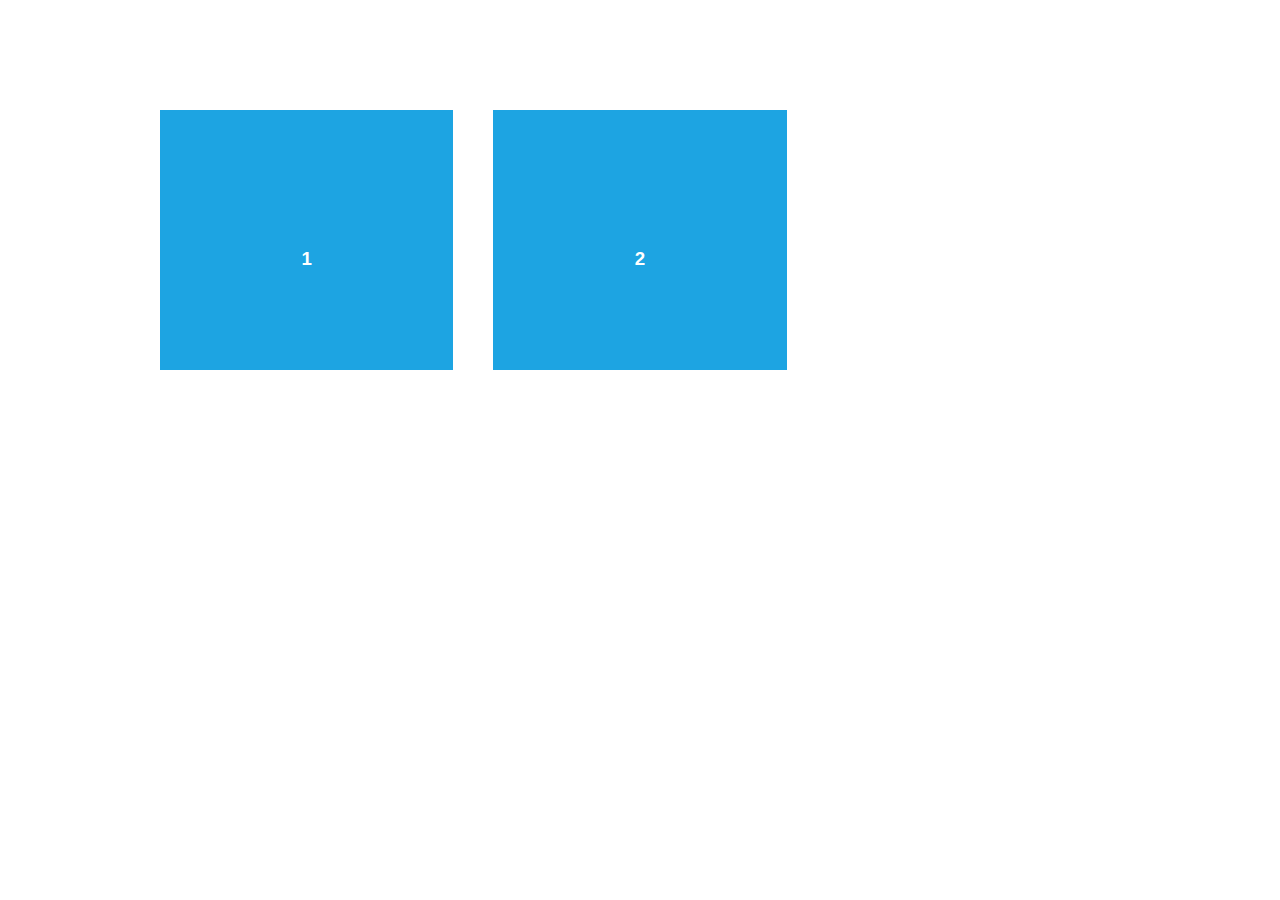
<file: resources/assets/aos/demo/async.html>
<!DOCTYPE html>
<html>
  <head>
    <meta charset="utf-8">
    <title>AOS - Animate on scroll library</title>
    <meta name="viewport" content="width=device-width">
    <link rel="stylesheet" href="css/styles.css" />
    <link rel="stylesheet" href="../dist/aos.css" />
  </head>
  <body>
    <div id="aos-demo" class="aos-all"></div>

    <script src="../dist/aos.js"></script>
    <script>
      AOS.init({
        easing: 'ease-in-out-sine'
      });

      setInterval(addItem, 300);

      var itemsCounter = 1;
      var container = document.getElementById('aos-demo');

      function addItem () {
        if (itemsCounter > 42) return;
        var item = document.createElement('div');
        item.classList.add('aos-item');
        item.setAttribute('data-aos', 'fade-up');
        item.innerHTML = '<div class="aos-item__inner"><h3>' + itemsCounter + '</h3></div>';
        container.appendChild(item);
        itemsCounter++;
      }
    </script>
  </body>
</html>
</file>
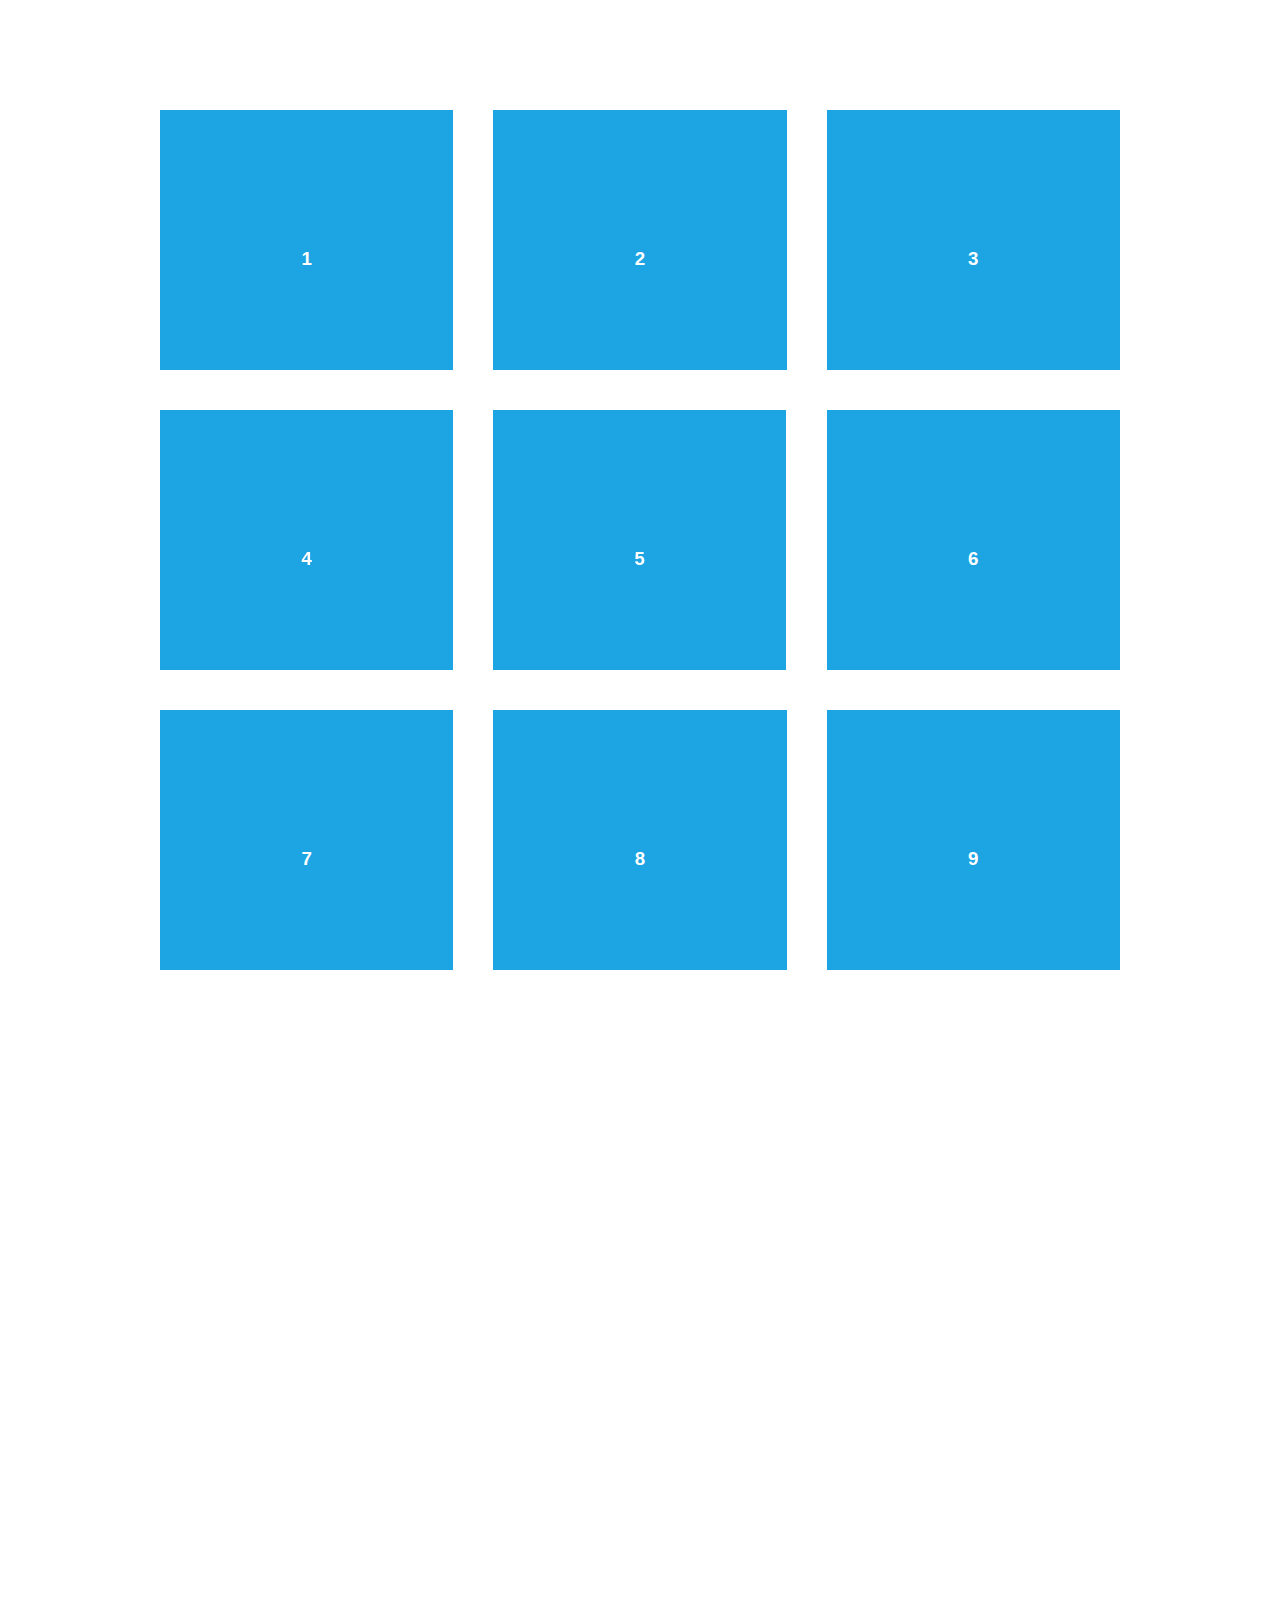
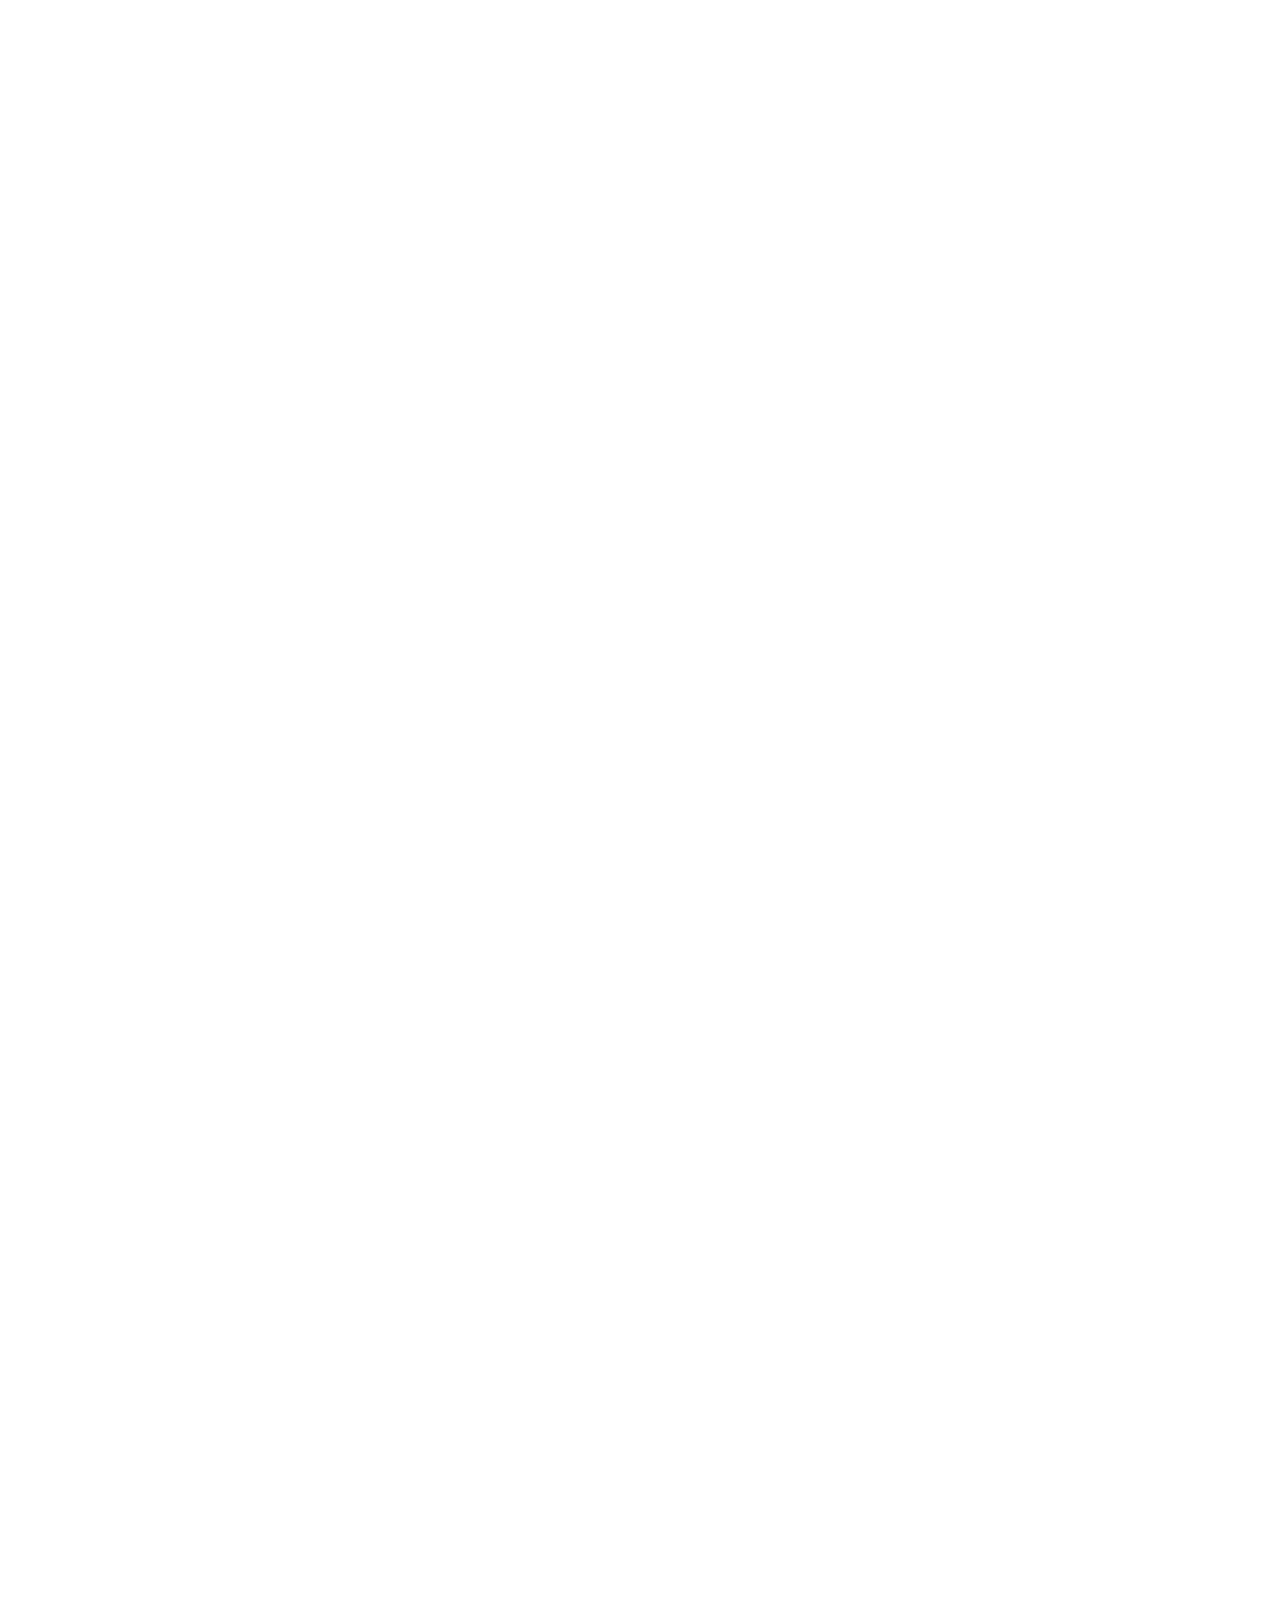
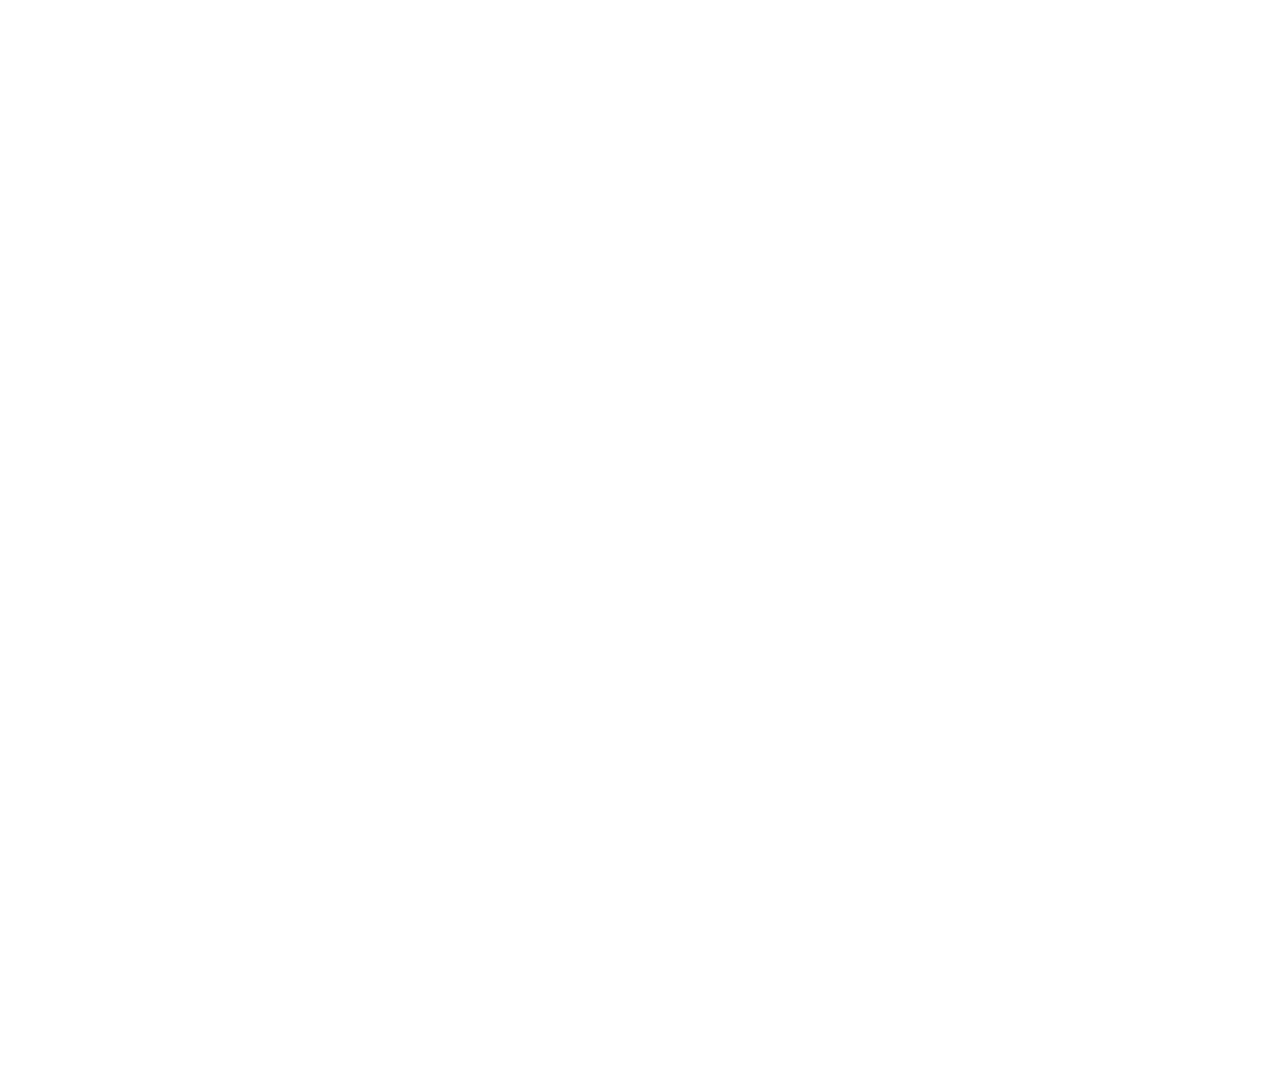
<file: resources/assets/aos/demo/simple.html>
<!DOCTYPE html>
<html>
  <head>
    <meta charset="utf-8">
    <title>AOS - Animate on scroll library</title>
    <meta name="viewport" content="width=device-width">
    <link rel="stylesheet" href="css/styles.css" />
    <link rel="stylesheet" href="../dist/aos.css" />
    <!--[if lt IE 9]>
    <script src="//html5shiv.googlecode.com/svn/trunk/html5.js"></script>
    <![endif]-->
  </head>
  <body>
    <div id="transcroller-body" class="aos-all">
      <div class="aos-item" data-aos="fade-up">
        <div class="aos-item__inner"><h3>1</h3></div>
      </div>
      <div class="aos-item" data-aos="fade-down">
        <div class="aos-item__inner"><h3>2</h3></div>
      </div>
      <div class="aos-item" data-aos="zoom-out-down">
        <div class="aos-item__inner"><h3>3</h3></div>
      </div>
      <div class="aos-item" data-aos="flip-down">
        <div class="aos-item__inner"><h3>4</h3></div>
      </div>
      <div class="aos-item" data-aos="flip-up">
        <div class="aos-item__inner"><h3>5</h3></div>
      </div>
      <div class="aos-item" data-aos="fade-down">
        <div class="aos-item__inner"><h3>6</h3></div>
      </div>
      <div class="aos-item" data-aos="fade-in">
        <div class="aos-item__inner"><h3>7</h3></div>
      </div>
      <div class="aos-item" data-aos="fade-down">
        <div class="aos-item__inner"><h3>8</h3></div>
      </div>
      <div class="aos-item" data-aos="fade-in">
        <div class="aos-item__inner"><h3>9</h3></div>
      </div>
      <div class="aos-item" data-aos="fade-down">
        <div class="aos-item__inner"><h3>10</h3></div>
      </div>
      <div class="aos-item" data-aos="fade-up">
        <div class="aos-item__inner"><h3>11</h3></div>
      </div>
      <div class="aos-item" data-aos="fade-down">
        <div class="aos-item__inner"><h3>12</h3></div>
      </div>
      <div class="aos-item" data-aos="fade-in">
        <div class="aos-item__inner"><h3>13</h3></div>
      </div>
      <div class="aos-item" data-aos="fade-up">
        <div class="aos-item__inner"><h3>14</h3></div>
      </div>
      <div class="aos-item" data-aos="fade-in">
        <div class="aos-item__inner"><h3>15</h3></div>
      </div>
      <div class="aos-item" data-aos="fade-up">
        <div class="aos-item__inner"><h3>16</h3></div>
      </div>
      <div class="aos-item" data-aos="fade-down">
        <div class="aos-item__inner"><h3>17</h3></div>
      </div>
      <div class="aos-item" data-aos="fade-up">
        <div class="aos-item__inner"><h3>18</h3></div>
      </div>
      <div class="aos-item" data-aos="zoom-out">
        <div class="aos-item__inner"><h3>19</h3></div>
      </div>
      <div class="aos-item" data-aos="fade-up">
        <div class="aos-item__inner"><h3>20</h3></div>
      </div>
      <div class="aos-item" data-aos="zoom-out">
        <div class="aos-item__inner"><h3>21</h3></div>
      </div>
      <div class="aos-item" data-aos="fade-in">
        <div class="aos-item__inner"><h3>22</h3></div>
      </div>
      <div class="aos-item" data-aos="zoom-out-up">
        <div class="aos-item__inner"><h3>23</h3></div>
      </div>
      <div class="aos-item" data-aos="zoom-out-down">
        <div class="aos-item__inner"><h3>24</h3></div>
      </div>
      <div class="aos-item" data-aos="fade-in">
        <div class="aos-item__inner"><h3>25</h3></div>
      </div>
      <div class="aos-item" data-aos="fade-in">
        <div class="aos-item__inner"><h3>26</h3></div>
      </div>
      <div class="aos-item" data-aos="fade-in">
        <div class="aos-item__inner"><h3>27</h3></div>
      </div>
      <div class="aos-item" data-aos="fade-in">
        <div class="aos-item__inner"><h3>28</h3></div>
      </div>
      <div class="aos-item" data-aos="fade-in">
        <div class="aos-item__inner"><h3>29</h3></div>
      </div>
      <div class="aos-item" data-aos="fade-in">
        <div class="aos-item__inner"><h3>30</h3></div>
      </div>
      <div class="aos-item" data-aos="fade-in">
        <div class="aos-item__inner"><h3>31</h3></div>
      </div>
      <div class="aos-item" data-aos="fade-in">
        <div class="aos-item__inner"><h3>32</h3></div>
      </div>
      <div class="aos-item" data-aos="fade-in">
        <div class="aos-item__inner"><h3>33</h3></div>
      </div>
      <div class="aos-item" data-aos="fade-in">
        <div class="aos-item__inner"><h3>34</h3></div>
      </div>
      <div class="aos-item" data-aos="fade-in">
        <div class="aos-item__inner"><h3>35</h3></div>
      </div>
      <div class="aos-item" data-aos="fade-in">
        <div class="aos-item__inner"><h3>36</h3></div>
      </div>
      <div class="aos-item" data-aos="fade-in">
        <div class="aos-item__inner"><h3>37</h3></div>
      </div>
      <div class="aos-item" data-aos="fade-in">
        <div class="aos-item__inner"><h3>38</h3></div>
      </div>
      <div class="aos-item" data-aos="fade-in">
        <div class="aos-item__inner"><h3>39</h3></div>
      </div>
      <div class="aos-item" data-aos="fade-in">
        <div class="aos-item__inner"><h3>40</h3></div>
      </div>
      <div class="aos-item" data-aos="fade-in">
        <div class="aos-item__inner"><h3>41</h3></div>
      </div>
      <div class="aos-item" data-aos="fade-in">
        <div class="aos-item__inner"><h3>42</h3></div>
      </div>
    </div>

    <script src="../dist/aos.js"></script>
    <script>
      AOS.init({
        easing: 'ease-in-out-sine'
      });
    </script>

    <!-- <script src="//cdnjs.cloudflare.com/ajax/libs/require.js/2.1.11/require.min.js"></script>
    <script>
      requirejs.config({
          baseUrl: '../dist',
      });

      require(['aos'], function(AOS){
          AOS.init({
              easing: 'ease-in-out-sine'
          });
      });
    </script> -->
  </body>
</html>
</file>
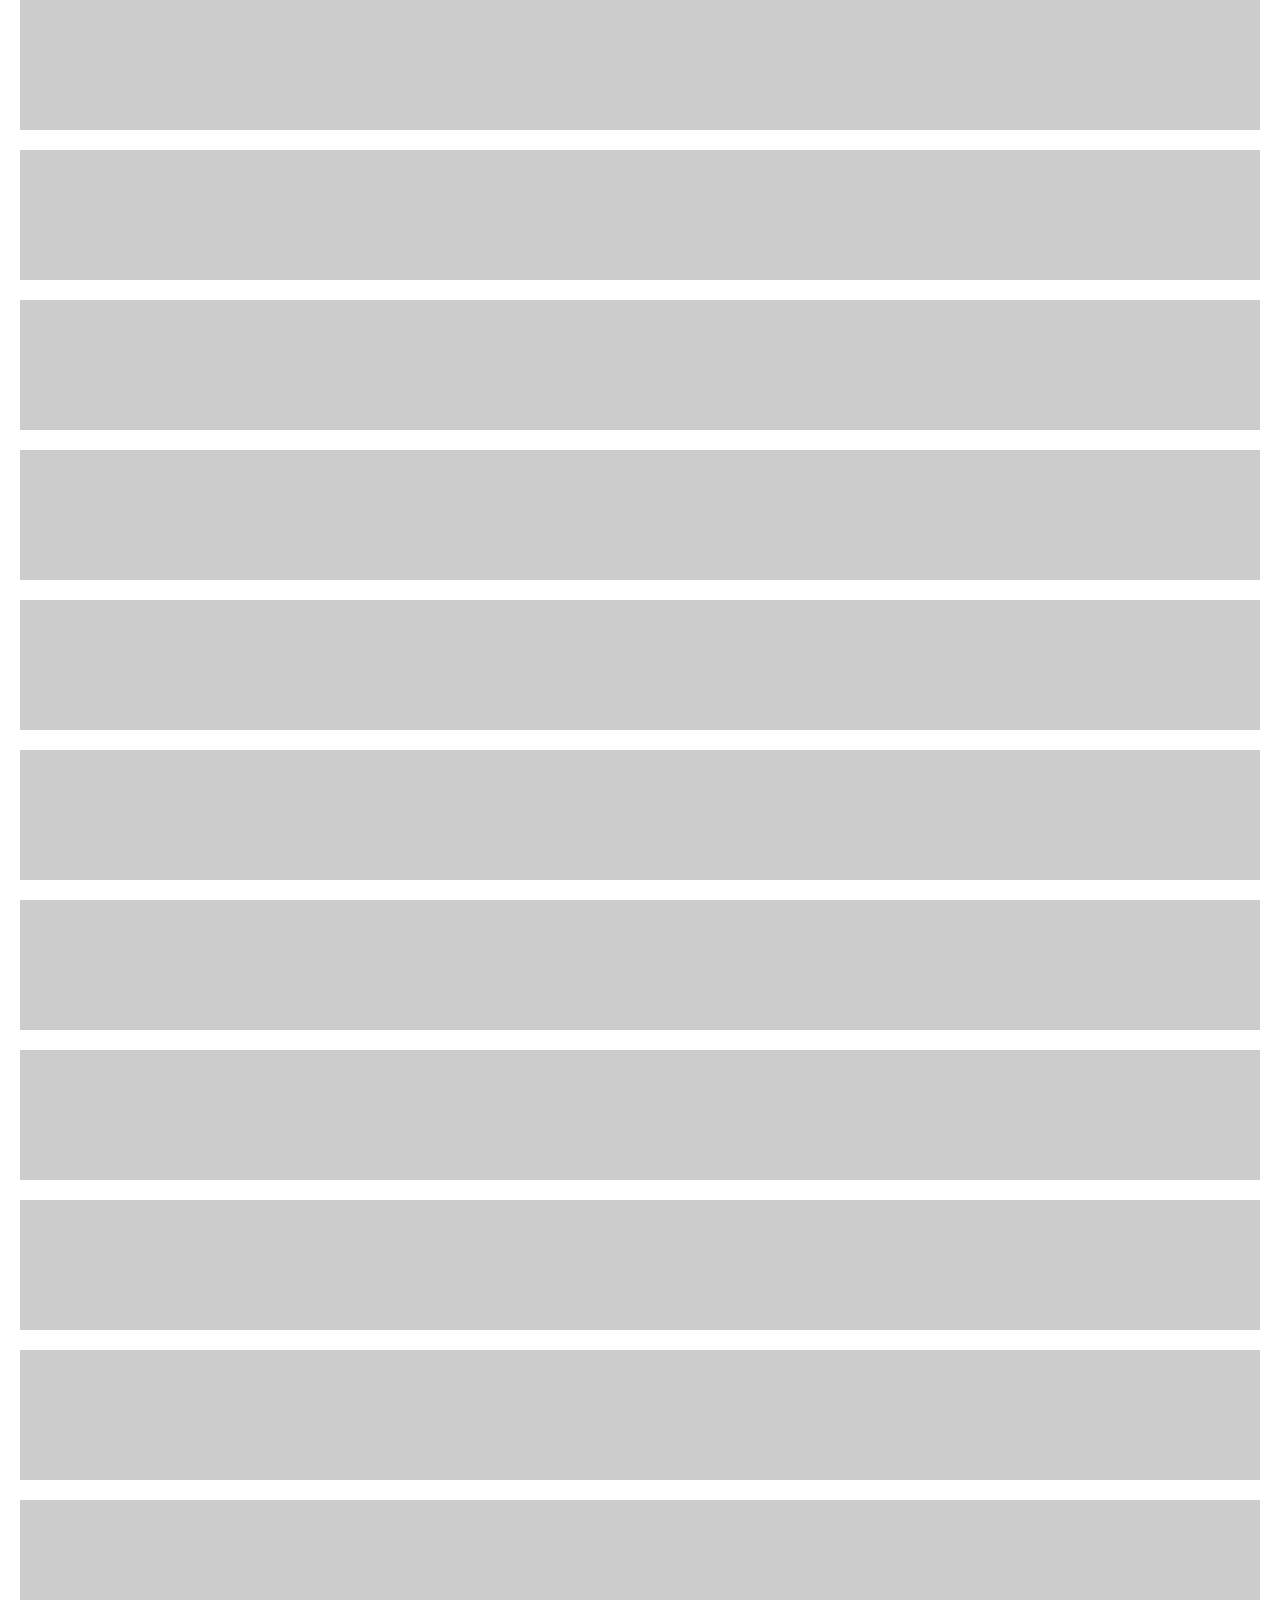
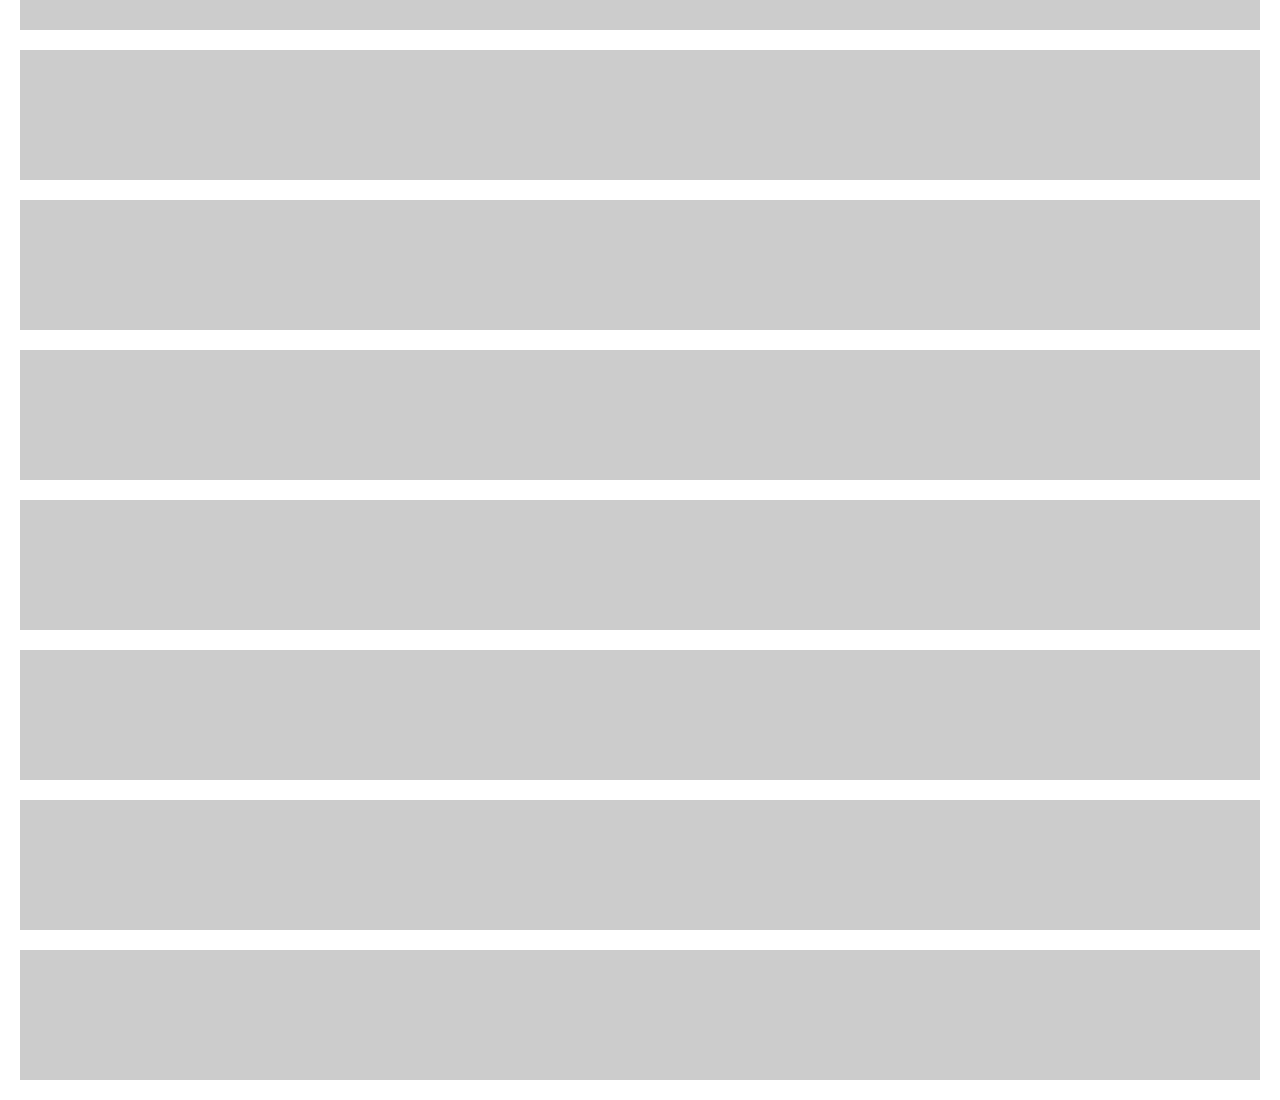
<file: resources/assets/aos/test/fixtures/aos-offset.fixture.html>
<!DOCTYPE html>
<html>
  <head>
    <title></title>
    <style type="text/css">
      * {box-sizing: border-box;}
      body {
        margin: 0; padding: 0 20px; text-align: center;
      }
      .aos-item {
        width: 100%; height: 130px; margin: 0 0 20px 0; background: #ccc;
      }
    </style>
  </head>
  <body class="body">
    <div class="aos-item aos-item--1" data-aos-offset="50" data-aos="fade"></div>
    <div class="aos-item aos-item--2" data-aos-offset="50" data-aos="fade-up"></div>
    <div class="aos-item aos-item--3" data-aos-offset="50" data-aos="fade-down"></div>
    <div class="aos-item aos-item--4" data-aos-offset="50" data-aos="fade-left"></div>
    <div class="aos-item aos-item--5" data-aos-offset="50" data-aos="fade-right"></div>
    <div class="aos-item aos-item--6" data-aos-offset="50" data-aos="flip-up"></div>
    <div class="aos-item aos-item--7" data-aos-offset="50" data-aos="flip-down"></div>
    <div class="aos-item aos-item--8" data-aos-offset="50" data-aos="flip-left"></div>
    <div class="aos-item aos-item--9" data-aos-offset="50" data-aos="flip-right"></div>
    <div class="aos-item aos-item--10" data-aos-offset="50" data-aos="zoom-in"></div>
    <div class="aos-item aos-item--11" data-aos-offset="50" data-aos="zoom-in-up"></div>
    <div class="aos-item aos-item--12" data-aos-offset="50" data-aos="zoom-in-down"></div>
    <div class="aos-item aos-item--13" data-aos-offset="50" data-aos="zoom-in-left"></div>
    <div class="aos-item aos-item--14" data-aos-offset="50" data-aos="zoom-in-right"></div>
    <div class="aos-item aos-item--15" data-aos-offset="50" data-aos="slide-up"></div>
    <div class="aos-item aos-item--16" data-aos-offset="50" data-aos="slide-down"></div>
    <div class="aos-item aos-item--17" data-aos-offset="50" data-aos="slide-left"></div>
    <div class="aos-item aos-item--18" data-aos-offset="50" data-aos="slide-right"></div>
  </body>
</html>
</file>
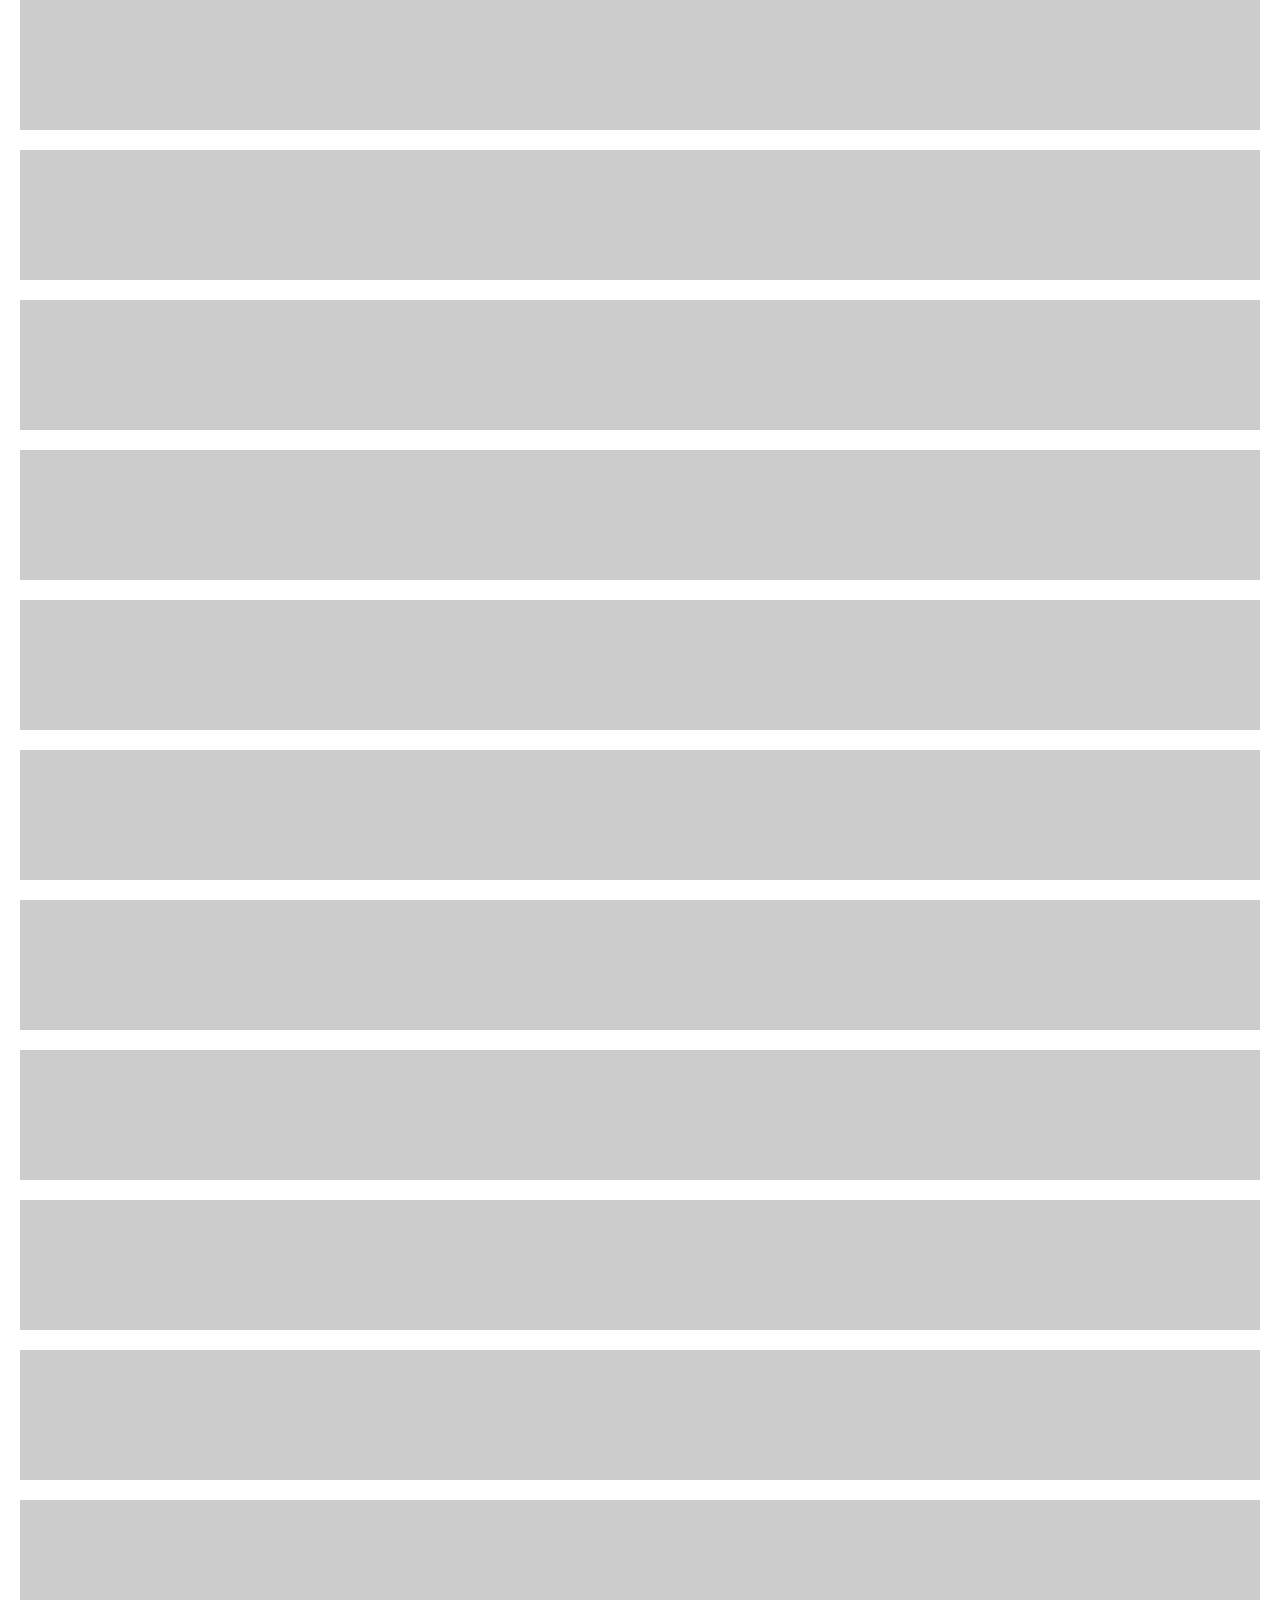
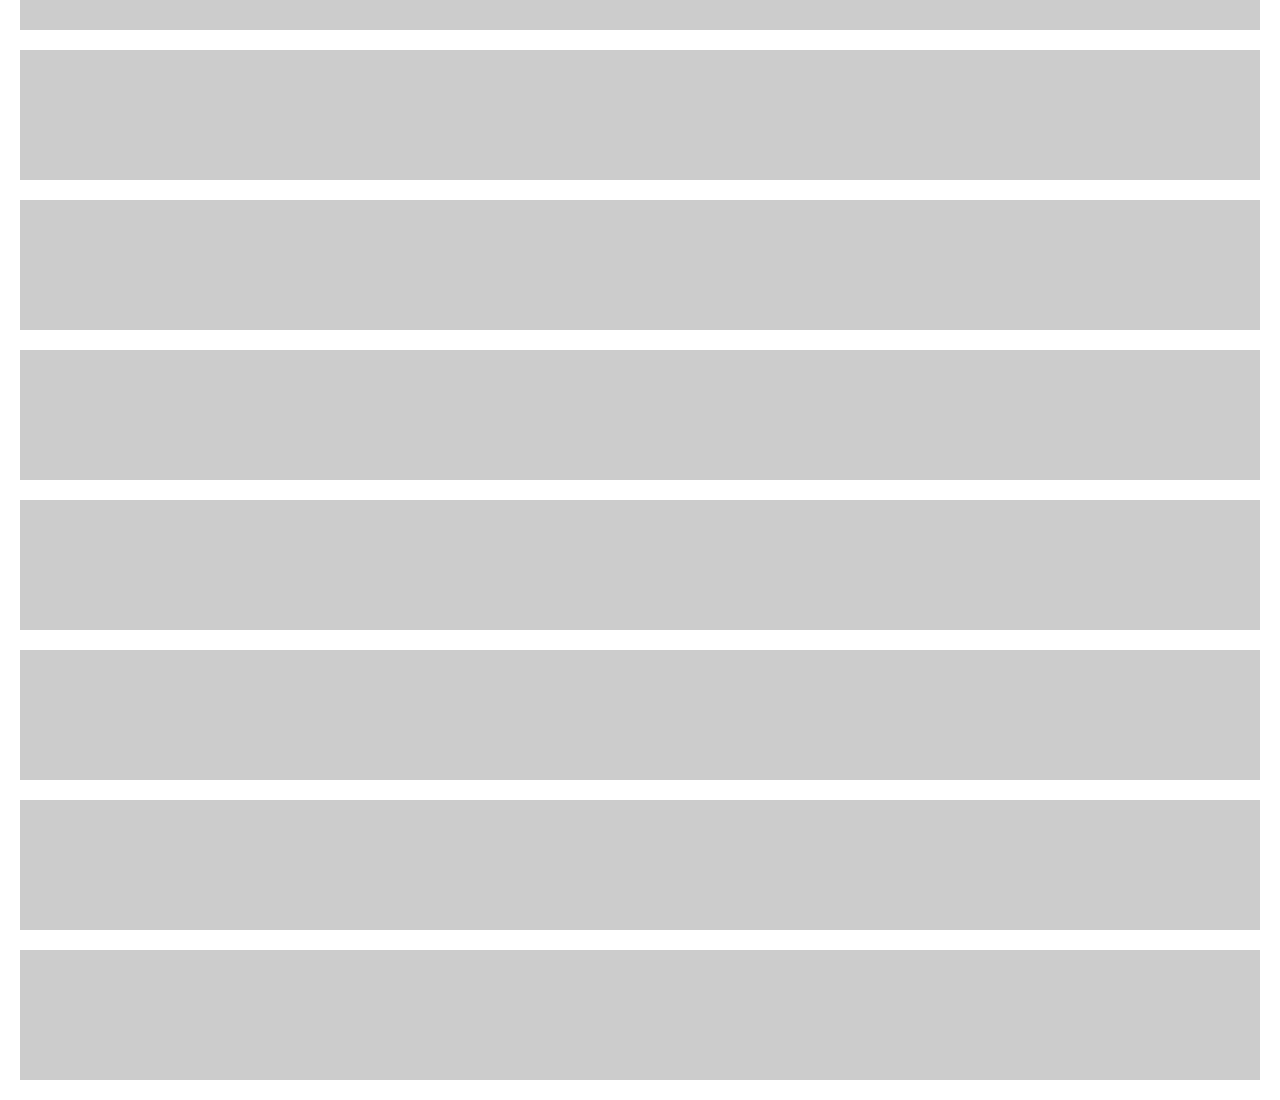
<file: resources/assets/aos/test/fixtures/aos.fixture.html>
<!DOCTYPE html>
<html>
  <head>
    <title></title>
    <style type="text/css">
      * {box-sizing: border-box;}
      body {
        margin: 0; padding: 0 20px; text-align: center;
      }
      .aos-item {
        width: 100%; height: 130px; margin: 0 0 20px 0; background: #ccc;
      }
    </style>
  </head>
  <body class="body">
    <div class="aos-item aos-item--1" data-aos="fade"></div>
    <div class="aos-item aos-item--2" data-aos="fade-up"></div>
    <div class="aos-item aos-item--3" data-aos="fade-down"></div>
    <div class="aos-item aos-item--4" data-aos="fade-left"></div>
    <div class="aos-item aos-item--5" data-aos="fade-right"></div>
    <div class="aos-item aos-item--6" data-aos="flip-up"></div>
    <div class="aos-item aos-item--7" data-aos="flip-down"></div>
    <div class="aos-item aos-item--8" data-aos="flip-left"></div>
    <div class="aos-item aos-item--9" data-aos="flip-right"></div>
    <div class="aos-item aos-item--10" data-aos="zoom-in"></div>
    <div class="aos-item aos-item--11" data-aos="zoom-in-up"></div>
    <div class="aos-item aos-item--12" data-aos="zoom-in-down"></div>
    <div class="aos-item aos-item--13" data-aos="zoom-in-left"></div>
    <div class="aos-item aos-item--14" data-aos="zoom-in-right"></div>
    <div class="aos-item aos-item--15" data-aos="slide-up"></div>
    <div class="aos-item aos-item--16" data-aos="slide-down"></div>
    <div class="aos-item aos-item--17" data-aos="slide-left"></div>
    <div class="aos-item aos-item--18" data-aos="slide-right"></div>
  </body>
</html>
</file>
<file: resources/css/main.css>
/* ===================================
   CSS Variables
   =================================== */
:root {
  /* Light Mode Colors */
  --bg-primary: #ffffff;
  --bg-secondary: #f7f9fc;
  --text-primary: #1e293b;
  --text-secondary: #6b7280;
  --text-tertiary: #666666;
  --border-color: #d1d5db;
  --shadow: rgba(0, 0, 0, 0.1);

  /* Brand Colors */
  --primary-blue: #2563eb;
  --primary-blue-hover: #1d4ed8;
  --success-green: #10b981;

  /* Component Specific */
  --header-bg: transparent;
  --card-bg: #ffffff;
  --modal-overlay: rgba(0, 0, 0, 0.5);

  /* Spacing */
  --spacing-xs: 0.5rem;
  --spacing-sm: 1rem;
  --spacing-md: 1.5rem;
  --spacing-lg: 2rem;
  --spacing-xl: 3rem;

  /* Typography */
  --font-size-sm: 0.875rem;
  --font-size-base: 1rem;
  --font-size-lg: 1.125rem;
  --font-size-xl: 1.25rem;
  --font-size-2xl: 1.5rem;
  --font-size-3xl: 2.25rem;
  --font-size-4xl: 3rem;

  /* Transitions */
  --transition-base: 0.3s ease;
}

/* Dark Mode Variables */
body.dark-mode {
  --bg-primary: #000f30;
  --bg-secondary: #081738;
  --text-primary: #ffffff;
  --text-secondary: #cbd5e1;
  --text-tertiary: #9ca3af;
  --border-color: #224767;
  --shadow: rgba(0, 0, 0, 0.3);
  --card-bg: #081738;
  --header-bg: transparent;
}

/* ===================================
   Reset & Base Styles
   =================================== */
*,
*::before,
*::after {
  margin: 0;
  padding: 0;
  box-sizing: border-box;
}

html {
  overflow-x: hidden;
}

body {
  font-family: -apple-system, BlinkMacSystemFont, "Segoe UI", Roboto,
    "Helvetica Neue", Arial, sans-serif;
  background-color: var(--bg-primary);
  color: var(--text-primary);
  transition: background-color var(--transition-base),
    color var(--transition-base);
  overflow-x: hidden;
  line-height: 1.6;
  width: 100%;
  max-width: 100vw;
}

img {
  max-width: 100%;
  height: auto;
  display: block;
}

a {
  text-decoration: none;
  color: inherit;
  transition: color var(--transition-base);
}

button {
  cursor: pointer;
  border: none;
  background: none;
  font-family: inherit;
}

/* ===================================
   Header Styles
   =================================== */
header {
  position: fixed;
  top: 0;
  left: 0;
  width: 100%;
  height: 96px;
  z-index: 50;
  transition: all var(--transition-base);
  background-color: var(--header-bg);
}

header.sticky {
  background-color: var(--bg-primary);
  box-shadow: 0 4px 6px var(--shadow);
}

.header-container {
  max-width: 100%;
  margin: 0 auto;
  display: flex;
  align-items: center;
  justify-content: space-between;
  padding: var(--spacing-md);
  height: 100%;
}

.logo img {
  height: 40px;
  width: auto;
}

/* Navigation */
.main-nav {
  display: none;
  align-items: center;
  justify-content: center;
  gap: var(--spacing-md);
  flex-grow: 1;
}

.nav-link {
  color: var(--text-primary);
  font-size: var(--font-size-base);
  font-weight: 400;
  padding: var(--spacing-xs) 0;
  transition: color var(--transition-base);
  position: relative;
  display: flex;
  align-items: center;
  gap: 0.25rem;
}

.nav-link:hover,
.nav-link.active {
  color: var(--primary-blue);
}

/* Submenu */
.nav-item {
  position: relative;
}

.submenu {
  position: absolute;
  top: 100%;
  left: 0;
  margin-top: var(--spacing-xs);
  min-width: 240px;
  background-color: var(--card-bg);
  box-shadow: 0 4px 6px var(--shadow);
  border-radius: 0.5rem;
  padding: var(--spacing-xs) 0;
  z-index: 100;
  opacity: 0;
  visibility: hidden;
  transform: translateY(10px);
  transition: all var(--transition-base);
}

.nav-item:hover .submenu {
  opacity: 1;
  visibility: visible;
  transform: translateY(0);
}

.submenu a {
  display: block;
  padding: var(--spacing-xs) var(--spacing-sm);
  color: var(--text-primary);
  font-size: var(--font-size-sm);
  transition: background-color var(--transition-base);
}

.submenu a:hover {
  background-color: var(--bg-secondary);
}

.submenu a.active {
  background-color: var(--primary-blue);
  color: #ffffff;
}

/* Header Actions */
.header-actions {
  display: flex;
  align-items: center;
  gap: var(--spacing-sm);
}

.theme-toggle {
  display: flex;
  align-items: center;
  justify-content: center;
  width: 32px;
  height: 32px;
  padding: 0;
  transition: transform var(--transition-base);
}

.theme-toggle:hover {
  transform: scale(1.1);
}

.theme-toggle svg {
  width: 24px;
  height: 24px;
  fill: var(--text-primary);
}

.sun-icon {
  display: none;
}

body.dark-mode .sun-icon {
  display: block;
}

.moon-icon {
  display: block;
}

body.dark-mode .moon-icon {
  display: none;
}

/* Auth Buttons */
.btn-signin,
.btn-signup {
  display: none;
  padding: var(--spacing-xs) var(--spacing-sm);
  border-radius: 0.5rem;
  font-size: var(--font-size-sm);
  transition: all var(--transition-base);
  white-space: nowrap;
}

.btn-signin {
  background-color: transparent;
  border: 1px solid var(--primary-blue);
  color: var(--primary-blue);
}

.btn-signin:hover {
  background-color: var(--primary-blue);
  color: #ffffff;
}

.btn-signup {
  background-color: var(--primary-blue);
  color: #ffffff;
  border: 1px solid var(--primary-blue);
}

.btn-signup:hover {
  background-color: var(--primary-blue-hover);
}

/* Mobile Menu Toggle */
.mobile-menu-toggle {
  display: flex;
  flex-direction: column;
  gap: 6px;
  padding: var(--spacing-xs);
}

.mobile-menu-toggle span {
  display: block;
  width: 24px;
  height: 2px;
  background-color: var(--text-primary);
  transition: background-color var(--transition-base);
}

/* Mobile Menu */
.mobile-menu-overlay {
  display: none;
  position: fixed;
  inset: 0;
  background-color: var(--modal-overlay);
  z-index: 40;
}

.mobile-menu-overlay.active {
  display: block;
}

.mobile-menu {
  position: fixed;
  top: 0;
  right: 0;
  width: 100%;
  max-width: 320px;
  height: 100%;
  background-color: var(--bg-primary);
  box-shadow: -4px 0 6px var(--shadow);
  transform: translateX(100%);
  transition: transform var(--transition-base);
  z-index: 50;
  overflow-y: auto;
}

.mobile-menu.active {
  transform: translateX(0);
}

.mobile-menu-header {
  display: flex;
  align-items: center;
  justify-content: space-between;
  padding: var(--spacing-sm);
  border-bottom: 1px solid var(--border-color);
}

.mobile-menu-title {
  font-size: var(--font-size-lg);
  font-weight: bold;
  color: var(--text-primary);
}

.mobile-menu-close svg {
  width: 24px;
  height: 24px;
  stroke: var(--text-primary);
}

.mobile-nav {
  padding: var(--spacing-sm);
}

.mobile-nav-link {
  display: flex;
  align-items: center;
  justify-content: space-between;
  width: 100%;
  padding: var(--spacing-sm);
  margin-bottom: var(--spacing-xs);
  color: var(--text-primary);
  border-radius: 0.375rem;
  font-size: var(--font-size-base);
  text-align: left;
  transition: background-color var(--transition-base);
}

.mobile-nav-link:hover {
  background-color: var(--bg-secondary);
}

.mobile-nav-link.active {
  background-color: var(--primary-blue);
  color: #ffffff;
}

.mobile-submenu {
  display: none;
  background-color: var(--bg-secondary);
  padding: var(--spacing-xs);
  margin-top: var(--spacing-xs);
  border-radius: 0.375rem;
}

.mobile-submenu.active {
  display: block;
}

.mobile-submenu a {
  display: block;
  padding: var(--spacing-xs);
  color: var(--text-secondary);
  transition: background-color var(--transition-base);
  border-radius: 0.25rem;
}

.mobile-submenu a:hover {
  background-color: var(--bg-primary);
}

.mobile-auth-buttons {
  margin-top: var(--spacing-sm);
  display: flex;
  flex-direction: column;
  gap: var(--spacing-sm);
}

.mobile-auth-buttons .btn-signin,
.mobile-auth-buttons .btn-signup {
  display: block;
  text-align: center;
}

/* ===================================
   Main Content
   =================================== */
main {
  margin-top: 96px;
  min-height: calc(100vh - 96px);
}

/* Container */
.container {
  max-width: 1152px;
  margin: 0 auto;
  padding: 0 var(--spacing-sm);
  width: 100%;
}

@media (max-width: 700px) {
  .container {
    padding: 0 1rem;
  }
}

/* ===================================
   Hero Section
   =================================== */
.hero-section {
  padding: 5rem var(--spacing-sm) var(--spacing-xl);
  background-color: var(--bg-primary);
  width: 100%;
  overflow: hidden;
}

@media (max-width: 700px) {
  .hero-section {
    padding: 3rem 1rem 2rem;
  }
}

.grid {
  display: grid;
  grid-template-columns: 1fr;
  gap: var(--spacing-xl);
  width: 100%;
}

@media (max-width: 700px) {
  .grid {
    gap: var(--spacing-lg);
  }
}

.hero-content {
  display: flex;
  flex-direction: column;
  gap: var(--spacing-md);
}

.status-badge {
  display: flex;
  gap: var(--spacing-xs);
  align-items: center;
}

.status-dot {
  width: 0.75rem;
  height: 0.75rem;
  border-radius: 50%;
  background-color: var(--success-green);
  flex-shrink: 0;
}

.status-text {
  font-weight: 500;
  color: var(--text-secondary);
  font-size: var(--font-size-sm);
}

.hero-title {
  color: var(--text-primary);
  font-weight: bold;
  font-size: clamp(1.875rem, 5vw, 3rem);
  line-height: 1.15;
  word-wrap: break-word;
}

@media (max-width: 700px) {
  .hero-title {
    font-size: 1.75rem;
    line-height: 1.2;
  }
}

.hero-description {
  color: var(--text-secondary);
  font-size: var(--font-size-xl);
  font-weight: 600;
}

@media (max-width: 700px) {
  .hero-description {
    font-size: 1rem;
  }
}

.cta-button {
  padding: 0.75rem 2rem;
  background-color: var(--primary-blue);
  color: #ffffff;
  border-radius: 0.375rem;
  display: inline-block;
  align-self: flex-start;
  transition: background-color var(--transition-base);
}

.cta-button:hover {
  background-color: var(--primary-blue-hover);
}

.contact-section {
  display: flex;
  flex-direction: column;
  gap: var(--spacing-sm);
  margin-top: var(--spacing-xl);
}

.profile-images {
  display: flex;
  align-items: center;
}

.profile-img {
  width: 40px;
  height: 40px;
  border-radius: 50%;
  border: 2px solid var(--bg-primary);
}

.profile-img:not(:first-child) {
  margin-left: -12px;
}

.contact-text {
  font-size: var(--font-size-sm);
  color: var(--text-secondary);
}

.contact-link {
  color: var(--primary-blue);
}

.contact-link:hover {
  color: var(--primary-blue-hover);
}

.hero-image-wrapper {
  position: relative;
  width: 100%;
  max-width: 100%;
}

.hero-image {
  width: 100%;
  height: auto;
  max-width: 100%;
  display: block;
}

@media (max-width: 700px) {
  .hero-image-wrapper {
    margin-top: 2rem;
  }
}

/* ===================================
   Counter Section
   =================================== */
.counter-section {
  padding: 4rem var(--spacing-sm);
  background-color: var(--bg-primary);
  width: 100%;
  overflow: hidden;
}

@media (max-width: 700px) {
  .counter-section {
    padding: 3rem 1rem;
  }
}

.counter-wrapper {
  display: flex;
  flex-wrap: wrap;
  justify-content: center;
  align-items: stretch;
  gap: var(--spacing-xl);
}

.counter-item {
  display: flex;
  flex-direction: column;
  align-items: center;
  gap: var(--font-size-sm);
  max-width: 280px;
  text-align: center;
  flex: 1 1 250px;
}

@media (max-width: 700px) {
  .counter-item {
    flex: 1 1 100%;
    max-width: 100%;
  }
}

.counter-icon {
  width: 30px;
  height: 30px;
  color: var(--primary-blue);
}

.counter-value {
  font-size: clamp(2.5rem, 5vw, 3rem);
  font-weight: 600;
  color: var(--text-primary);
}

.counter-desc {
  font-size: var(--font-size-base);
  line-height: 1.6;
  color: var(--text-tertiary);
}

/* ===================================
   Progress Section
   =================================== */
.progress-section-wrapper {
  padding: 5rem var(--spacing-sm);
  background: var(--bg-primary);
  width: 100%;
  overflow: hidden;
}

@media (max-width: 700px) {
  .progress-section-wrapper {
    padding: 3rem 1rem;
  }
}

.progress-container {
  max-width: 1100px;
  margin: 0 auto;
  width: 100%;
}

@media (max-width: 700px) {
  .progress-container {
    padding: 0;
  }
}

.progress-grid {
  display: grid;
  grid-template-columns: 1fr;
  gap: var(--spacing-xl);
  align-items: center;
}

.progress-image-col {
  display: none;
}

.progress-img {
  width: 100%;
  height: auto;
}

.tag-circle {
  width: 12px;
  height: 12px;
  background: var(--success-green);
  border-radius: 50%;
  flex-shrink: 0;
}

.tag-text {
  color: var(--text-secondary);
  font-size: var(--font-size-sm);
}

.progress-title {
  margin: var(--spacing-lg) 0;
  font-size: clamp(1.75rem, 4vw, 2rem);
  font-weight: bold;
  color: var(--text-primary);
}

.progress-description {
  color: var(--text-tertiary);
  font-size: var(--font-size-base);
  font-weight: 600;
}

.progress-list {
  margin-top: var(--spacing-xl);
}

.progress-item-row {
  margin-bottom: var(--spacing-lg);
}

.progress-header {
  display: flex;
  justify-content: space-between;
  margin-bottom: var(--spacing-xs);
  color: var(--text-tertiary);
  font-size: var(--font-size-sm);
}

.progress-bar {
  width: 100%;
  height: 6px;
  background: rgba(59, 130, 246, 0.2);
  border-radius: 5px;
  position: relative;
  overflow: hidden;
}

.progress-fill {
  height: 100%;
  background: var(--primary-blue);
  border-radius: 5px;
  transition: width var(--transition-base);
}

/* ===================================
   Services Section
   =================================== */
.services-section {
  background: var(--bg-secondary);
  padding: 5rem var(--spacing-sm);
  width: 100%;
  overflow: hidden;
}

@media (max-width: 700px) {
  .services-section {
    padding: 3rem 1rem;
  }
}

.services-container {
  max-width: 100%;
  margin: 0 auto;
}

.services-tag {
  display: flex;
  justify-content: center;
  align-items: center;
  gap: var(--spacing-xs);
}

.tag-dot {
  width: 12px;
  height: 12px;
  background: var(--success-green);
  border-radius: 50%;
  flex-shrink: 0;
}

.services-title {
  text-align: center;
  margin: var(--spacing-lg) auto var(--spacing-xl);
  font-size: clamp(1.75rem, 4vw, 2.25rem);
  font-weight: bold;
  color: var(--text-primary);
  max-width: 700px;
}

.services-grid {
  display: flex;
  flex-direction: column;
  align-items: center;
  gap: var(--spacing-lg);
  width: 100%;
}

@media (max-width: 700px) {
  .services-grid {
    gap: var(--spacing-md);
  }
}

.service-card {
  background: var(--card-bg);
  padding: 3rem var(--spacing-lg);
  text-align: center;
  border-radius: 10px;
  max-width: 100%;
  width: 100%;
  box-shadow: 0px 8px 30px var(--shadow);
  display: flex;
  flex-direction: column;
  align-items: center;
  gap: var(--spacing-md);
}

@media (max-width: 700px) {
  .service-card {
    padding: 2rem 1.5rem;
  }
}

.service-icon {
  width: 30px;
  height: 30px;
}

.service-title {
  font-size: var(--font-size-2xl);
  color: var(--text-primary);
}

.service-description {
  font-size: var(--font-size-sm);
  color: var(--text-tertiary);
  line-height: 1.6;
}

.service-link {
  display: flex;
  align-items: center;
  gap: 5px;
  font-size: var(--font-size-lg);
  font-weight: 600;
  color: var(--primary-blue);
  transition: color var(--transition-base);
}

.service-link:hover {
  color: var(--primary-blue-hover);
}

/* ===================================
   Portfolio Section
   =================================== */
.portfolio-section {
  padding: 5rem var(--spacing-sm);
  background: var(--bg-primary);
  width: 100%;
  overflow: hidden;
}

@media (max-width: 700px) {
  .portfolio-section {
    padding: 3rem 1rem;
  }
}

.portfolio-header {
  text-align: center;
  max-width: 800px;
  margin: 0 auto var(--spacing-xl);
}

.portfolio-tag {
  display: inline-flex;
  align-items: center;
  gap: var(--spacing-xs);
}

.portfolio-title {
  margin: var(--spacing-lg) auto;
  font-size: clamp(1.75rem, 4vw, 2.25rem);
  font-weight: bold;
  color: var(--text-primary);
}

.portfolio-subtext {
  color: var(--text-tertiary);
  font-size: var(--font-size-base);
}

.portfolio-slider-container {
  max-width: 100%;
  margin: 0 auto;
  padding: 0 var(--spacing-sm);
  overflow: hidden;
}

@media (max-width: 700px) {
  .portfolio-slider-container {
    padding: 0;
  }
}

.portfolio-item {
  transition: transform var(--transition-base);
}

.portfolio-img-wrap {
  overflow: hidden;
  border-radius: 12px;
  width: 100%;
  max-width: 20rem;
  margin: 0 auto;
}

.portfolio-img-wrap img {
  width: 100%;
  height: auto;
  transition: transform 0.4s ease;
  border-radius: 12px;
}

.portfolio-item:hover img {
  transform: scale(1.12);
}

.portfolio-item-title {
  text-align: center;
  margin-top: var(--spacing-lg);
  font-size: var(--font-size-xl);
  font-weight: 700;
  color: var(--text-primary);
  transition: color var(--transition-base);
}

.portfolio-item-info {
  text-align: center;
  font-size: var(--font-size-base);
  color: var(--text-tertiary);
  margin-top: var(--spacing-xs);
}

/* ===================================
   Testimonial Section
   =================================== */
.testimonial-section {
  padding: 5rem var(--spacing-sm);
  background: var(--bg-secondary);
  width: 100%;
  overflow: hidden;
}

@media (max-width: 700px) {
  .testimonial-section {
    padding: 3rem 1rem;
  }
}

.testimonial-container {
  max-width: 1100px;
  margin: 0 auto;
  text-align: center;
}

.testimonial-shape {
  width: 100%;
  max-width: 22rem;
  height: auto;
  margin: 0 auto;
}

.testimonial-textbox {
  padding: 3rem var(--spacing-sm) 5rem;
}

.testimonial-text {
  max-width: 700px;
  margin: 0 auto;
  font-size: var(--font-size-xl);
  font-weight: 500;
  color: var(--text-primary);
  line-height: 1.7;
}

.testimonial-author {
  margin-top: var(--spacing-sm);
}

.author-name {
  font-size: var(--font-size-xl);
  font-weight: 700;
  color: var(--text-primary);
}

.author-title {
  font-size: var(--font-size-base);
  color: var(--text-tertiary);
  margin-top: 4px;
}

/* ===================================
   Blog Section
   =================================== */
.blog-section {
  padding: 5rem var(--spacing-sm);
  background: var(--bg-primary);
  width: 100%;
  overflow: hidden;
}

@media (max-width: 700px) {
  .blog-section {
    padding: 3rem 1rem;
  }
}

.blog-container {
  max-width: 1100px;
  margin: 0 auto;
}

.blog-header {
  display: flex;
  justify-content: space-between;
  align-items: center;
  flex-wrap: wrap;
  gap: var(--spacing-sm);
  margin-bottom: var(--spacing-xl);
}

.blog-title {
  font-size: clamp(1.75rem, 4vw, 2.25rem);
  font-weight: 700;
  color: var(--text-primary);
}

.blog-view-more {
  font-size: var(--font-size-lg);
  font-weight: 500;
  color: var(--text-primary);
  display: flex;
  align-items: center;
  gap: 6px;
  transition: color var(--transition-base);
}

.blog-view-more:hover {
  color: var(--primary-blue);
}

.blog-grid {
  display: grid;
  grid-template-columns: 1fr;
  gap: var(--spacing-lg);
}

.blog-card {
  position: relative;
}

.blog-card-img-wrap {
  overflow: hidden;
  border-radius: 5px;
  margin-bottom: var(--spacing-lg);
}

.blog-card-img {
  width: 100%;
  height: auto;
  transition: transform 0.4s ease-in-out;
}

.blog-card-img-wrap:hover .blog-card-img {
  transform: scale(1.2);
}

.blog-badge {
  position: absolute;
  top: 10px;
  left: 14px;
  background: var(--primary-blue);
  padding: 7px 16px;
  color: #ffffff;
  font-size: var(--font-size-sm);
  font-weight: 600;
  border-radius: 4px;
  z-index: 5;
}

.blog-card-title {
  font-size: var(--font-size-xl);
  font-weight: 600;
  margin-bottom: var(--spacing-sm);
}

.blog-card-title a {
  color: var(--text-primary);
  transition: color var(--transition-base);
}

.blog-card-title a:hover {
  color: var(--primary-blue);
}

.blog-card-date {
  font-size: var(--font-size-sm);
  font-weight: 600;
  color: var(--text-secondary);
}

/* ===================================
   Contact Section
   =================================== */
.contact-section {
  padding: 5rem var(--spacing-sm);
  width: 100%;
  overflow: hidden;
}

@media (max-width: 700px) {
  .contact-section {
    padding: 3rem 1rem;
  }
}

.contact-container {
  max-width: 1200px;
  margin: 0 auto;
}

.contact-grid {
  display: grid;
  grid-template-columns: 1fr;
  gap: var(--spacing-xl);
}

.contact-left {
  color: var(--text-primary);
}

.contact-right {
  position: relative;
}

.contact-tag {
  display: flex;
  gap: var(--spacing-xs);
  align-items: center;
  margin-bottom: var(--spacing-md);
}

.contact-title {
  font-size: clamp(1.75rem, 4vw, 2.25rem);
  font-weight: 700;
  margin: var(--spacing-lg) 0 var(--spacing-xl);
  color: var(--text-primary);
}

.contact-info {
  border-bottom: 1px solid var(--border-color);
  padding-bottom: var(--spacing-xl);
  margin-bottom: var(--spacing-xl);
  display: grid;
  grid-template-columns: 1fr;
  gap: var(--spacing-md);
}

.info-box {
  display: flex;
  flex-direction: column;
  gap: var(--spacing-xs);
}

.info-label {
  color: var(--text-secondary);
  font-size: var(--font-size-lg);
}

.info-data {
  color: var(--text-primary);
  font-size: var(--font-size-lg);
}

.trusted-box {
  margin-top: var(--spacing-lg);
}

.trusted-label {
  color: var(--text-secondary);
  margin-bottom: var(--spacing-sm);
}

.trusted-logos {
  display: flex;
  flex-wrap: wrap;
  gap: var(--spacing-lg);
  align-items: center;
}

.trusted-logos img {
  max-width: 100px;
  height: auto;
}

.contact-form-wrapper {
  background: var(--card-bg);
  border-radius: 10px;
  padding: var(--spacing-xl);
  position: relative;
  z-index: 5;
  width: 100%;
  max-width: 100%;
}

@media (max-width: 700px) {
  .contact-form-wrapper {
    padding: 1.5rem;
  }
}

.form-title {
  font-size: var(--font-size-2xl);
  font-weight: 700;
  margin-bottom: var(--spacing-md);
  color: var(--text-primary);
}

.contact-form input,
.contact-form textarea {
  width: 100%;
  padding: var(--font-size-sm);
  margin-bottom: var(--spacing-lg);
  border: 1px solid var(--border-color);
  border-radius: 8px;
  font-size: var(--font-size-sm);
  background: transparent;
  color: var(--text-primary);
  transition: border-color var(--transition-base);
}

.contact-form input:focus,
.contact-form textarea:focus {
  outline: none;
  border-color: var(--primary-blue);
}

.contact-form textarea {
  height: 150px;
  resize: vertical;
}

.row {
  display: grid;
  grid-template-columns: 1fr;
  gap: var(--spacing-sm);
}

.checkbox-row {
  display: flex;
  align-items: flex-start;
  margin-bottom: var(--spacing-lg);
  gap: var(--spacing-sm);
}

.checkbox-row input[type="checkbox"] {
  width: 20px;
  height: 20px;
  margin: 0;
  flex-shrink: 0;
}

.checkbox-row label {
  font-size: var(--font-size-sm);
  color: var(--text-secondary);
}

.submit-btn {
  background: var(--primary-blue);
  color: #ffffff;
  width: 100%;
  padding: var(--font-size-sm);
  border-radius: 8px;
  font-size: var(--font-size-base);
  border: none;
  cursor: pointer;
  transition: background-color var(--transition-base);
}

.submit-btn:hover {
  background: var(--primary-blue-hover);
}

/* ===================================
   Footer Styles
   =================================== */
footer {
  background-color: var(--bg-secondary);
  border-top: 1px solid var(--border-color);
  padding: 0 var(--spacing-md);
}

.footer-container {
  max-width: 1152px;
  margin: 0 auto;
  padding: 0 var(--spacing-sm);
}

.footer-grid {
  display: grid;
  grid-template-columns: 1fr;
  gap: 0;
}

.footer-section {
  padding: 2.5rem var(--spacing-sm);
  border-bottom: 1px solid var(--border-color);
  display: flex;
  justify-content: center;
  align-items: center;
}

.footer-section:last-child {
  border-bottom: none;
}

.footer-brand {
  text-align: center;
  width: 100%;
}

.footer-brand img {
  width: 160px;
  height: auto;
  margin: 0 auto;
}

.footer-brand h2 {
  color: var(--text-primary);
  padding: 2.5rem 0;
  font-size: clamp(1.75rem, 4vw, 2.5rem);
  line-height: 1.2;
  font-weight: bold;
}

.footer-brand .btn-signup {
  display: inline-block;
  padding: 0.75rem 2.25rem;
  border-radius: 0.5rem;
  background-color: var(--primary-blue);
  color: #ffffff;
  transition: all var(--transition-base);
}

.footer-brand .btn-signup:hover {
  background-color: var(--primary-blue-hover);
}

.footer-support {
  display: flex;
  flex-direction: column;
  align-items: center;
  text-align: center;
  width: 100%;
}

.footer-support-title {
  font-size: var(--font-size-lg);
  font-weight: bold;
  color: var(--text-primary);
  padding-bottom: var(--spacing-sm);
  display: inline-block;
}

.footer-contact {
  padding-bottom: var(--spacing-md);
  display: flex;
  flex-direction: column;
  align-items: center;
  gap: 0.25rem;
}

.footer-contact p {
  font-size: var(--font-size-base);
  font-weight: bold;
  color: var(--text-primary);
}

.footer-contact a {
  font-size: var(--font-size-2xl);
  color: var(--text-secondary);
  transition: color var(--transition-base);
}

.footer-contact a:hover {
  color: var(--text-primary);
}

.social-links {
  display: flex;
  align-items: center;
  gap: 0.75rem;
  margin-top: 1.875rem;
  list-style: none;
}

.social-links a {
  display: flex;
  align-items: center;
  justify-content: center;
  transition: opacity var(--transition-base);
}

.social-links a:hover {
  opacity: 0.7;
}

.social-links svg {
  width: 25px;
  height: 25px;
  fill: var(--text-secondary);
  transition: fill var(--transition-base);
}

.social-links a:hover svg {
  fill: var(--primary-blue);
}

.footer-newsletter {
  text-align: center;
  width: 100%;
}

.footer-newsletter-title {
  font-weight: bold;
  color: var(--text-primary);
  padding-bottom: var(--spacing-sm);
  display: inline-block;
  font-size: var(--font-size-2xl);
}

.footer-newsletter p {
  color: var(--text-secondary);
  font-size: var(--font-size-base);
  padding-bottom: 1.75rem;
}

.newsletter-form {
  display: flex;
  border-radius: 0.5rem;
  width: 100%;
  margin: 0 auto;
  max-width: 100%;
}

@media (max-width: 700px) {
  .newsletter-form {
    flex-direction: column;
    gap: 0.5rem;
  }

  .newsletter-form input {
    border-radius: 0.5rem;
  }

  .newsletter-form button {
    border-radius: 0.5rem;
    width: 100%;
  }
}

.newsletter-form input {
  padding: var(--spacing-sm);
  font-size: var(--font-size-base);
  border: 1px solid var(--border-color);
  border-radius: 0.5rem 0 0 0.5rem;
  outline: none;
  flex-grow: 1;
  background-color: var(--bg-primary);
  color: var(--text-primary);
  transition: border-color var(--transition-base);
}

.newsletter-form input:focus {
  border-color: var(--primary-blue);
}

.newsletter-form button {
  padding: 0.625rem var(--spacing-sm);
  font-size: var(--font-size-base);
  font-weight: 500;
  background-color: var(--primary-blue);
  color: #ffffff;
  border: none;
  cursor: pointer;
  border-radius: 0 0.5rem 0.5rem 0;
  outline: none;
  text-align: center;
  min-width: 100px;
  transition: all var(--transition-base);
  white-space: nowrap;
}

.newsletter-form button:hover {
  background-color: var(--primary-blue-hover);
}

.footer-bottom {
  text-align: center;
  padding: 1.75rem var(--spacing-sm);
  border-top: 1px solid var(--border-color);
}

.footer-menu {
  display: flex;
  justify-content: center;
  margin-bottom: var(--spacing-sm);
  align-items: center;
  gap: 0.75rem;
  flex-wrap: wrap;
  list-style: none;
}

.footer-menu li {
  font-size: var(--font-size-base);
  color: var(--text-secondary);
}

.footer-menu a {
  color: var(--text-secondary);
  transition: color var(--transition-base);
}

.footer-menu a:hover {
  color: var(--primary-blue);
}

.footer-copyright {
  font-size: var(--font-size-base);
  color: var(--text-secondary);
}

.footer-copyright a {
  color: var(--text-secondary);
  transition: color var(--transition-base);
}

.footer-copyright a:hover {
  color: var(--primary-blue);
}

/* ===================================
   Auth Modal
   =================================== */
.modal {
  display: none;
  position: fixed;
  inset: 0;
  background: var(--modal-overlay);
  z-index: 999;
  justify-content: center;
  align-items: center;
  padding: var(--spacing-sm);
}

.modal-content {
  background: var(--bg-primary);
  padding: var(--spacing-xl);
  max-width: 28rem;
  width: 100%;
  border-radius: 12px;
  position: relative;
  animation: fadeIn 0.3s ease;
  max-height: 90vh;
  overflow-y: auto;
}

.close {
  position: absolute;
  top: 12px;
  right: 15px;
  font-size: 28px;
  cursor: pointer;
  color: var(--text-secondary);
  transition: color var(--transition-base);
  line-height: 1;
}

.close:hover {
  color: var(--text-primary);
}

@keyframes fadeIn {
  from {
    opacity: 0;
    transform: scale(0.95);
  }
  to {
    opacity: 1;
    transform: scale(1);
  }
}

.auth-container {
  max-width: 420px;
  margin: 0 auto;
  text-align: center;
}

.logo-small {
  width: 140px;
  margin: 0 auto var(--spacing-lg);
}

.social-buttons {
  display: flex;
  flex-direction: column;
  gap: var(--font-size-sm);
  margin-bottom: var(--spacing-md);
}

.social-btn {
  width: 100%;
  padding: 13px;
  border-radius: 10px;
  border: 1px solid var(--border-color);
  background: transparent;
  display: flex;
  justify-content: center;
  align-items: center;
  gap: var(--spacing-xs);
  font-size: var(--font-size-sm);
  cursor: pointer;
  transition: all var(--transition-base);
  color: var(--text-primary);
}

.social-btn:hover {
  background: rgba(37, 99, 235, 0.1);
  border-color: var(--primary-blue);
}

.divider {
  width: 100%;
  height: 1px;
  background: transparent;
  margin: var(--spacing-lg) 0;
  position: relative;
}

.divider span {
  padding: 0 var(--spacing-sm);
  position: relative;
  top: -10px;
  color: var(--text-secondary);
  background: var(--bg-primary);
}

.input-group {
  margin-bottom: var(--spacing-lg);
}

.input-group input {
  width: 100%;
  padding: 13px;
  border-radius: 8px;
  border: 1px solid var(--border-color);
  font-size: var(--font-size-sm);
  outline: none;
  transition: border-color var(--transition-base);
  background: var(--bg-primary);
  color: var(--text-primary);
}

.input-group input:focus {
  border-color: var(--primary-blue);
}

.forgot-password {
  display: inline-block;
  margin-top: var(--spacing-sm);
  color: var(--text-primary);
  font-size: var(--font-size-sm);
  transition: color var(--transition-base);
}

.forgot-password:hover {
  color: var(--primary-blue);
}

.signup-text {
  margin-top: var(--spacing-sm);
  color: var(--text-secondary);
  font-size: var(--font-size-sm);
}

.signup-link {
  color: var(--primary-blue);
  transition: color var(--transition-base);
}

.signup-link:hover {
  color: var(--primary-blue-hover);
  text-decoration: underline;
}

/* ===================================
   Responsive Design
   =================================== */

/* Mobile phones - Under 700px */
@media (max-width: 700px) {
  :root {
    --spacing-xl: 2rem;
    --spacing-lg: 1.5rem;
  }

  .header-container {
    padding: 1rem;
  }

  .cta-button {
    width: 100%;
    text-align: center;
  }

  .profile-images {
    justify-content: center;
  }

  .counter-wrapper {
    gap: 2rem;
  }

  .progress-title,
  .services-title,
  .portfolio-title,
  .blog-title,
  .contact-title {
    font-size: 1.5rem;
  }

  .testimonial-textbox {
    padding: 2rem 0 3rem;
  }

  .testimonial-text {
    font-size: 1rem;
  }

  .blog-header {
    flex-direction: column;
    align-items: flex-start;
  }

  .trusted-logos {
    justify-content: center;
  }

  .footer-brand h2 {
    font-size: 1.5rem;
    padding: 1.5rem 0;
  }
}

/* Small tablets and up */
@media (min-width: 640px) {
  .contact-section {
    flex-direction: row;
    align-items: center;
  }

  .footer-section {
    min-height: 400px;
  }

  .footer-brand {
    text-align: left;
    border-bottom: none;
  }

  .footer-brand img {
    margin: 0;
  }

  .footer-support {
    align-items: flex-start;
    text-align: left;
    border-bottom: none;
  }

  .footer-contact {
    align-items: flex-start;
  }

  .newsletter-form {
    width: 100%;
  }

  .footer-menu {
    gap: 1.75rem;
  }

  .progress-image-col {
    display: block;
  }

  .blog-grid {
    grid-template-columns: repeat(2, 1fr);
  }

  .row {
    grid-template-columns: repeat(2, 1fr);
  }

  .contact-info {
    grid-template-columns: repeat(2, 1fr);
  }

  .info-box.full {
    grid-column: span 2;
  }

  .services-grid {
    flex-direction: row;
    flex-wrap: wrap;
    justify-content: center;
  }

  .service-card {
    max-width: 48%;
  }

  .social-buttons {
    flex-direction: row;
  }
}

/* Tablets and up */
@media (min-width: 768px) {
  .grid {
    grid-template-columns: repeat(2, 1fr);
  }

  .hero-section {
    padding-top: 8rem;
  }

  .footer-grid {
    grid-template-columns: repeat(12, 1fr);
  }

  .footer-section:nth-child(1) {
    grid-column: span 4;
    border-right: 1px solid var(--border-color);
    border-bottom: 1px solid var(--border-color);
  }

  .footer-section:nth-child(2) {
    grid-column: span 4;
    border-right: 1px solid var(--border-color);
    border-bottom: 1px solid var(--border-color);
  }

  .footer-section:nth-child(3) {
    grid-column: span 4;
    border-bottom: 1px solid var(--border-color);
  }

  .footer-support {
    justify-content: center;
  }

  .footer-newsletter {
    text-align: left;
  }

  .footer-newsletter-content {
    width: 75%;
  }

  .newsletter-form {
    margin: 0;
  }

  .progress-grid {
    grid-template-columns: repeat(2, 1fr);
  }

  .blog-grid {
    grid-template-columns: repeat(3, 1fr);
  }

  .contact-grid {
    grid-template-columns: repeat(2, 1fr);
  }

  .service-card {
    max-width: 24rem;
  }
}

/* Desktop and up */
@media (min-width: 1024px) {
  .main-nav {
    display: flex;
  }

  .btn-signin,
  .btn-signup {
    display: inline-block;
  }

  .mobile-menu-toggle {
    display: none;
  }

  .footer-section:nth-child(2) {
    border-bottom: none;
  }

  .footer-section:nth-child(3) {
    border-bottom: none;
  }

  .hero-image-wrapper::before {
    content: "";
    position: absolute;
    background-image: url("/images/hero/line-leyar.svg");
    background-repeat: no-repeat;
    left: 50%;
    top: 0;
    height: 6rem;
    width: 13rem;
    z-index: -1;
    transform: translate(70%, -40%);
  }

  .portfolio-item:nth-child(odd) {
    margin-top: 60px;
  }

  .portfolio-img-wrap {
    width: 20rem;
  }

  .contact-right::before {
    content: "";
    position: absolute;
    background: url("images/contact/form-line.png") no-repeat;
    width: 220px;
    height: 100px;
    top: 5%;
    left: 55%;
    background-size: contain;
  }

  .contact-right::after {
    content: "";
    position: absolute;
    background: url("images/contact/from-round-line.png") no-repeat;
    width: 100px;
    height: 100px;
    top: 45%;
    left: -15%;
    background-size: contain;
  }
}

/* Extra large screens */
@media (min-width: 1280px) {
  .hero-image-wrapper::after {
    content: "";
    position: absolute;
    background-image: url("/images/hero/round-leyar.svg");
    background-repeat: no-repeat;
    left: 0;
    bottom: 0;
    height: 1.5625rem;
    width: 1.5625rem;
    z-index: -1;
    transform: translate(-50%, 50%);
  }
}

/* ===================================
   Utility Classes
   =================================== */
.swiper {
  padding-bottom: 40px;
}
.swiper-wrapper {
  justify-content: center;
}
.swiper-slide {
  transition: all 0.3s ease-in-out;
}
/* Accessibility */
@media (prefers-reduced-motion: reduce) {
  *,
  *::before,
  *::after {
    animation-duration: 0.01ms !important;
    animation-iteration-count: 1 !important;
    transition-duration: 0.01ms !important;
  }
}
</file>
<file: resources/css/about.css>
:root {
  --bg-primary: #ffffff;
  --bg-secondary: #f7f9fc;
  --text-primary: #1e293b;
  --text-tertiary: #666666;
  --primary-blue: #2563eb;
}
body.dark-mode {
  --bg-primary: #000f30;
  --bg-secondary: #081738;
  --text-primary: #ffffff;
  --text-tertiary: #9ca3af;
}
.hero-sub {
  text-align: center;
  padding: 5rem 1rem 6rem 1rem; /* pt-36 / pt-44 */
  background-color: var(--bg-secondary); /* fallback */
}

/* Title */
.hero-sub h2 {
  font-size: 40px;
  line-height: 1.1;
  font-weight: bold;
  color: var(--text-primary);
}

/* Description */
.hero-sub p {
  font-size: 1.125rem;
  color: var(--text-tertiary);
  max-width: 45rem;
  margin: 1.875rem auto;
}

/* Breadcrumb */
.breadcrumb {
  display: flex;
  align-items: center;
  justify-content: center;
  font-size: 1.2rem;
  color: var(--text-tertiary);
}

.breadcrumb a {
  color: var(--text-primary);
  text-decoration: none;
}

.breadcrumb span svg {
  margin: 0 6px;
  width: 16px;
  height: 16px;
}

/* Services section */

.services-section {
  background: var(--bg-primary) !important;
}

/* Portfolio section */
.portfolio-section {
  background: var(--bg-secondary) !important;
}

.portfolio-container-2 {
  margin-top: 5rem;
}
.portfolio-container {
  display: grid;
  grid-template-columns: repeat(auto-fit, minmax(250px, 1fr));
  margin: 0 auto;
  max-width: 120rem;
  gap: 1rem;
}
@media screen and (min-width: 250px) {
  .portfolio-container {
    gap: 2rem;
    max-width: 120rem;
  }
}

.portfolio-item {
  text-align: center;
}

.portfolio-img-wrap img {
  width: 90%;
  height: auto;
  border-radius: 10px;
}

.portfolio-item-title {
  margin-top: 15px;
  font-size: 20px;
  font-weight: bold;
}

.portfolio-item-info {
  font-size: 14px;
  color: var(--text-primary);
}

/* blog section */

.blog-section {
  background: var(--bg-secondary);
}

.blog-grid {
  margin-block: 5rem;
}

/* Contact us */

.contact-section {
  display: flex;
  flex-direction: column;
  justify-content: center;
  background: var(--bg-secondary);
  padding-top: 2rem;
  padding-bottom: 10rem;
  margin: 0;
}

.contact-container {
  max-width: 1100px;
  margin: auto;
  padding: 0 1rem;
}

.contact-items {
  display: flex;
  flex-wrap: wrap;
  gap: 3rem;
  justify-content: center;
}

.contact-box {
  display: flex;
  gap: 1.5rem;
  align-items: flex-start;
}

.contact-icon {
  width: 60px;
  height: 60px;
  background: rgba(37, 99, 235, 0.2); /* primary-blue /20 */
  border-radius: 50%;
  display: flex;
  justify-content: center;
  align-items: center;
}

.icon {
  width: 34px;
  height: 34px;
  display: inline-block;
  background-repeat: no-repeat;
  background-size: contain;
}

.contact-content {
  display: flex;
  flex-direction: column;
  justify-content: space-between;
}

.contact-title {
  font-size: var(--font-size-xl);
  font-weight: bold;
  color: var(--text-primary);
}

.contact-text {
  max-width: 350px;
  font-size: var(--font-size-lg);
  color: var(--text-secondary);
  padding-top: 0.75rem;
  padding-bottom: 1.5rem;
}

.contact-link {
  font-size: var(--font-size-base);
  color: var(--primary-blue);
  text-decoration: none;
  display: flex;
  align-items: center;
  gap: 0.5rem;
  transition: var(--transition-base);
}

.contact-link:hover {
  color: var(--text-primary);
}

.contact-link:hover svg path {
  fill: var(--text-primary);
}

.map-wrapper {
  margin-top: 4rem;
}

.map-frame {
  width: 100%;
  height: 450px;
  border: none;
  border-radius: 12px;
}

.separator {
  width: 100%;
  border-bottom: 1px solid var(--border-color);
  margin-top: 3rem;
}

.contact-form-section {
  background: var(--bg-secondary);
  padding-bottom: 4rem;
}

.container {
  max-width: 1100px;
  margin: auto;
  padding: 0 1rem;
}

.form-grid {
  display: grid;
  grid-template-columns: 1fr 1fr;
  gap: 2.5rem;
}

@media (max-width: 768px) {
  .form-grid {
    grid-template-columns: 1fr;
  }
}

.form-title {
  font-size: 2.5rem;
  font-weight: bold;
  max-width: 280px;
  color: var(--text-primary);
  margin-bottom: 2rem;
}

.form-wrapper {
  display: flex;
  flex-direction: column;
  width: 100%;
}

.form-row {
  display: flex;
  gap: 1rem;
  width: 100%;
}

@media (max-width: 640px) {
  .form-row {
    flex-direction: column;
  }
}

.form-field {
  flex: 1;
  margin: 0.5rem 0;
}

.form-field label {
  display: inline-block;
  font-size: var(--font-size-base);
  padding-bottom: 0.75rem;
  color: var(--text-primary);
}

.form-field input,
.form-field select {
  width: 100%;
  font-size: var(--font-size-base);
  padding: 0.75rem 1rem;
  background: var(--bg-primary);
  border: 1px solid var(--border-color);
  border-radius: 8px;
  color: var(--text-primary);
  transition: var(--transition-base);
}

body.dark-mode .form-field input,
body.dark-mode .form-field select {
  background: var(--bg-secondary);
  color: var(--text-primary);
  border-color: var(--border-color);
}

/* Focus Effect */
.form-field input:focus,
.form-field select:focus {
  border-color: var(--primary-blue);
  outline: none;
}

.form-submit {
  margin-top: 1rem;
}

.btn-submit {
  background: var(--primary-blue);
  padding: 1rem 2rem;
  border-radius: 10px;
  color: white;
  text-decoration: none;
  display: inline-block;
  font-size: var(--font-size-base);
  transition: var(--transition-base);
}

.btn-submit:hover {
  background: var(--primary-blue-hover);
}

.form-image img {
  width: 100%;
  height: auto;
  border-radius: 12px;
  object-fit: cover;
}

.location-section {
  background: var(--primary-blue);
  padding-top: 6rem;
  padding-bottom: 6rem;
}

.container {
  max-width: 1100px;
  margin: auto;
  padding: 0 1rem;
}

.location-row {
  display: grid;
  grid-template-columns: repeat(9, 1fr);
  gap: 2rem;
  padding-bottom: 2.5rem;
}

.border-bottom {
  border-bottom: 1px solid rgba(255, 255, 255, 0.5);
}

.pt-large {
  padding-top: 3rem;
}

@media (max-width: 768px) {
  .location-row {
    grid-template-columns: 1fr;
  }
}

/* Column spans */
.location-col {
  grid-column: span 3;
}

.location-title {
  font-size: 2.5rem;
  font-weight: bold;
  line-height: 1.1;
  color: #ffffff;
  max-width: 230px;
}

.location-address {
  font-size: var(--font-size-2xl);
  max-width: 260px;
  color: rgba(255, 255, 255, 0.5);
  line-height: 1.5;
}

.location-email {
  font-size: var(--font-size-2xl);
  color: #ffffff;
  font-weight: 500;
  text-decoration: underline;
  display: block;
  margin-bottom: 0.75rem;
}

.location-phone {
  font-size: var(--font-size-2xl);
  color: rgba(255, 255, 255, 0.8);
  display: flex;
  gap: 0.5rem;
  text-decoration: none;
  align-items: center;
  transition: var(--transition-base);
}

.location-phone:hover {
  color: #ffffff;
}

.location-call-label {
  color: rgba(255, 255, 255, 0.4);
}
</file>
<file: resources/assets/aos/demo/css/styles.css>
body {
  font-family: Helvetica,Tahoma;
}

*,
*:before,
*:after {
  box-sizing: border-box;
}

.aos-all {
  width: 1000px;
  max-width: 98%;
  margin: 10vh auto 0 auto;
}

.aos-item {
  display: inline-block;
  float: left;
  width: 33.3333%;
  height: 300px;
  padding: 20px;
}

.aos-item__inner {
  position: relative;
  width: 100%;
  height: 100%;
  float: left;
  background: #1da4e2;
  line-height: 260px;
  text-align: center;
  color: #fff;
}

@media screen and (max-width: 800px) {
  .aos-item {
    width: 50%;
  }
}
</file>
